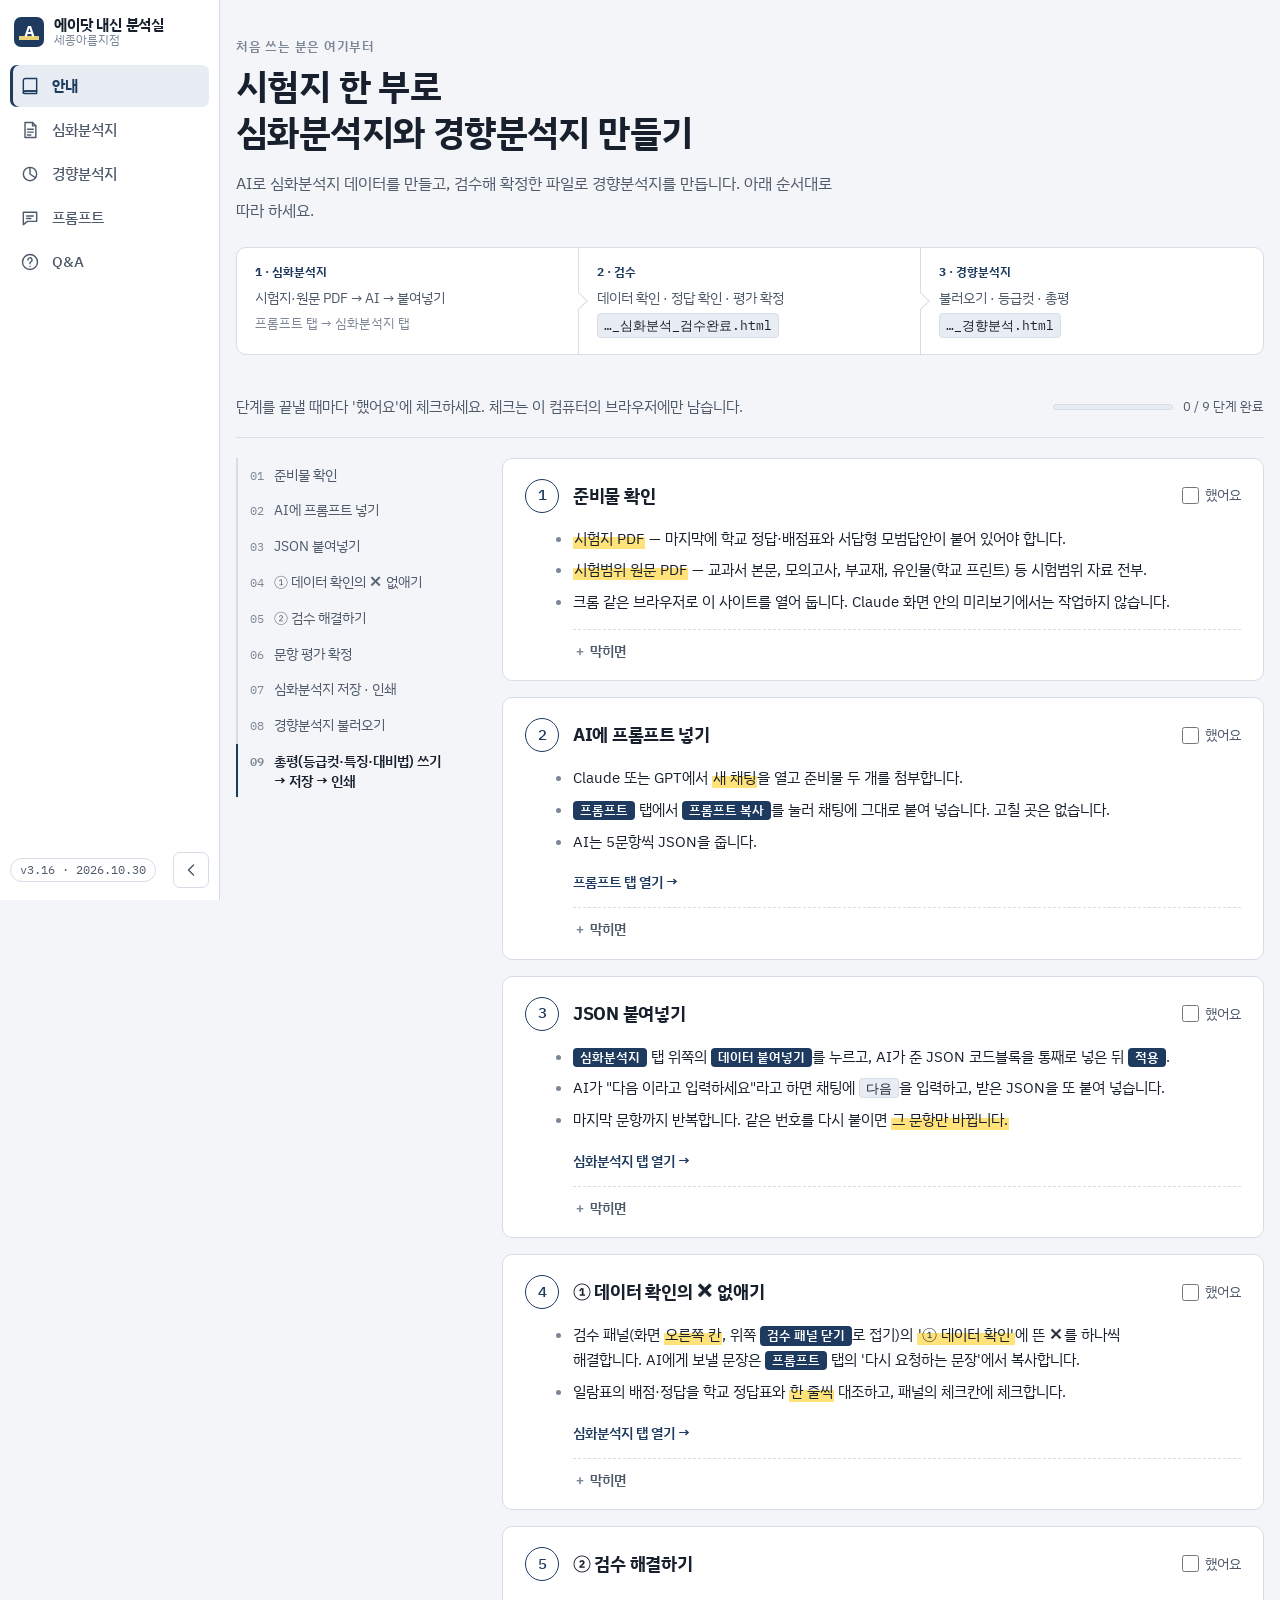
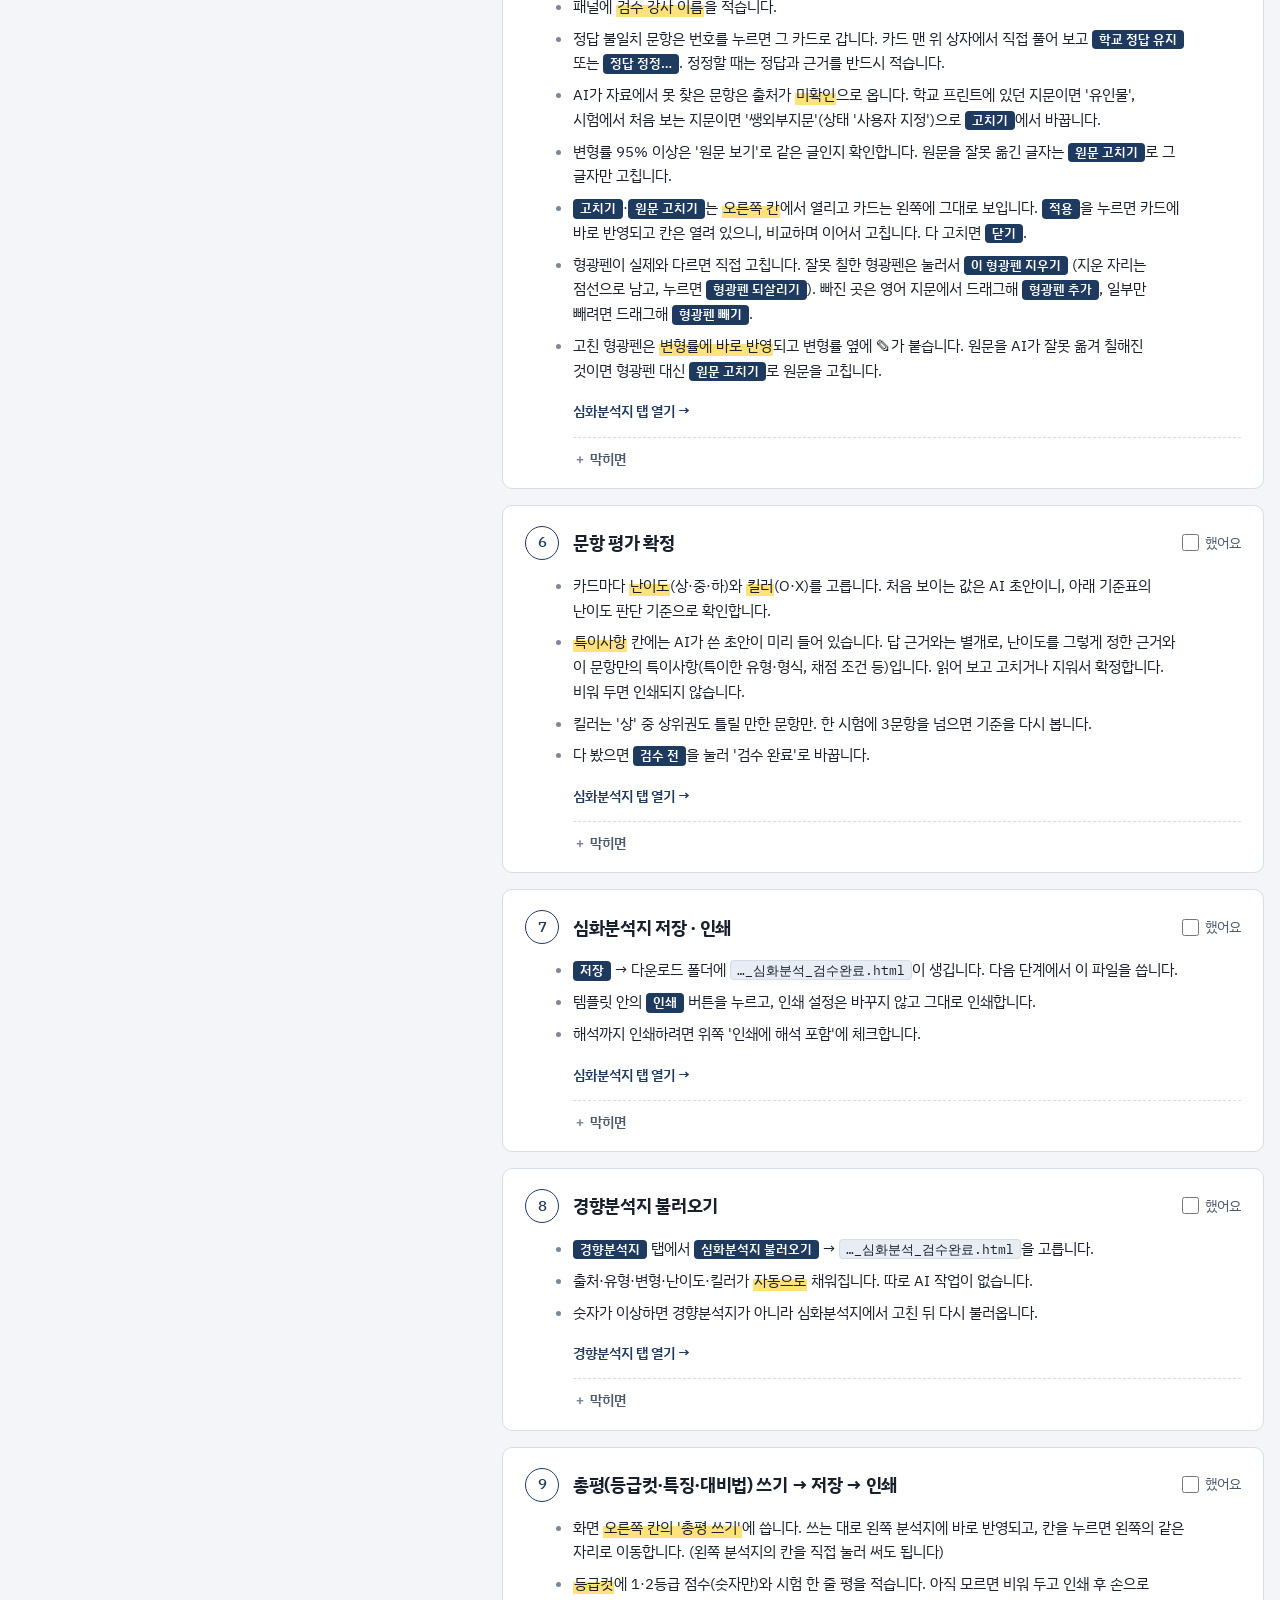
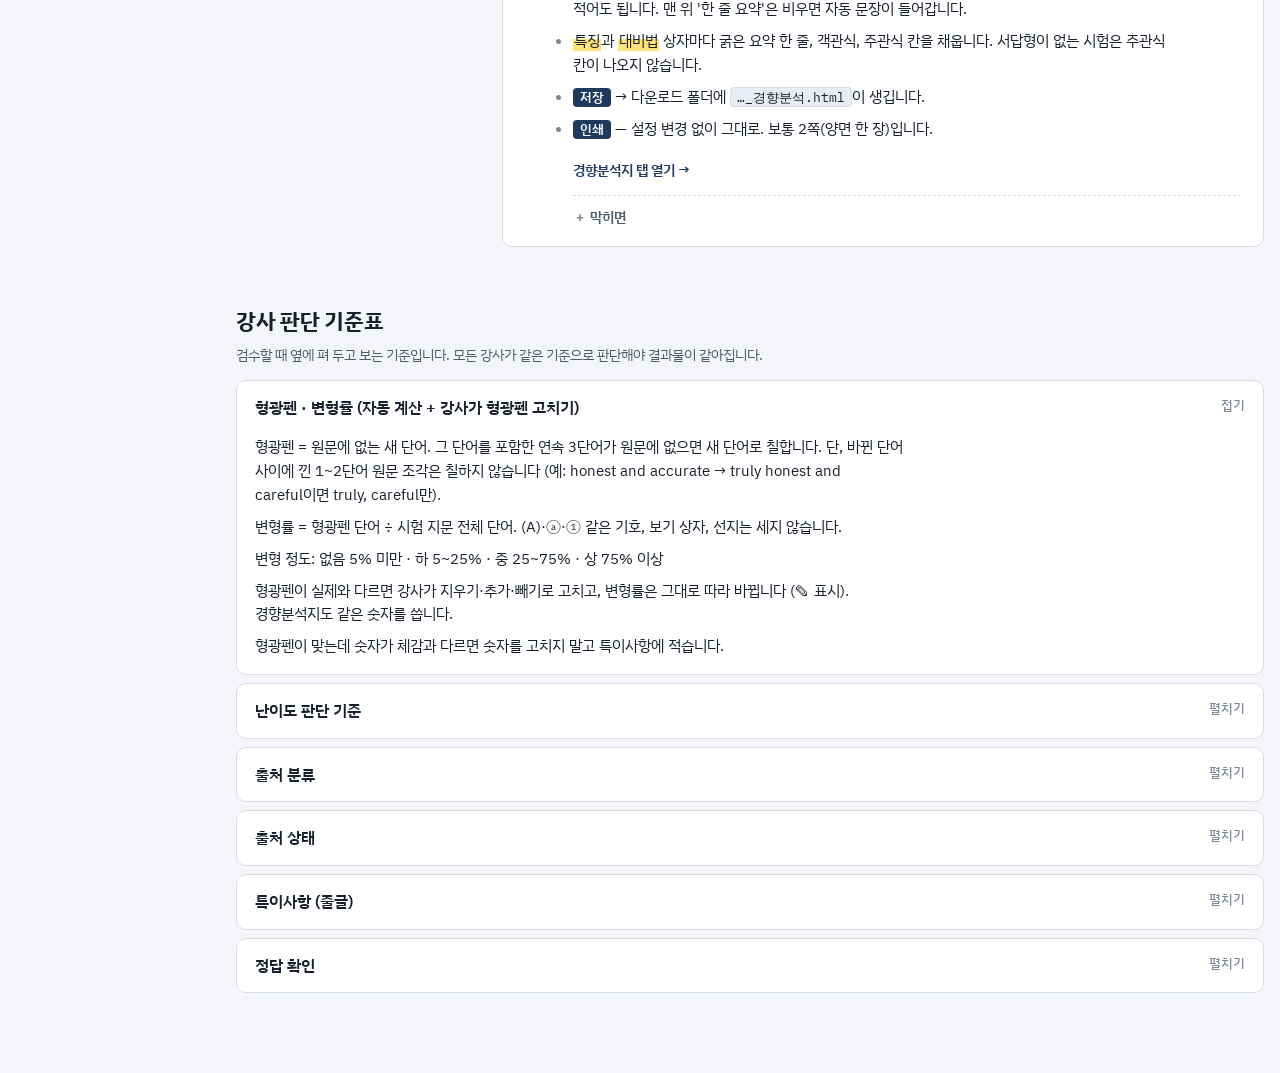
<file: index.html>
<!DOCTYPE html>
<!--
  에이닷 내신 분석실 (세종아름) · 안내 사이트
  - 안내 문구·버전·프롬프트: assets/content.js
  - 템플릿 파일: tools/simhwa.html, tools/trend.html (교체 후 content.js의 버전 숫자도 올림)
  - 화면 구조: 이 파일 / 디자인: assets/hub.css / 동작: assets/hub.js
  - v3.14: 위쪽 메뉴 → 왼쪽 메뉴(접기 가능), 분석지 탭의 버튼도 왼쪽 메뉴로
-->
<html lang="ko">
<head>
<meta charset="utf-8">
<meta name="viewport" content="width=device-width, initial-scale=1">
<title>에이닷 내신 분석실</title>
<link rel="preconnect" href="https://fonts.googleapis.com">
<link rel="preconnect" href="https://fonts.gstatic.com" crossorigin>
<link rel="stylesheet" href="https://fonts.googleapis.com/css2?family=IBM+Plex+Mono:wght@400;500&family=IBM+Plex+Sans+KR:wght@400;500;600;700&display=swap">
<link rel="stylesheet" href="assets/hub.css">
</head>
<body>

<aside class="nav" id="nav" aria-label="메뉴">
  <a class="brand" href="#guide" aria-label="안내로 가기">
    <span class="mark" aria-hidden="true">A</span>
    <span class="bt lbl"><b>에이닷 내신 분석실</b><small>세종아름지점</small></span>
  </a>
  <nav class="tabs">
    <a href="#guide" data-tab="guide" title="안내"><svg class="ic" viewBox="0 0 24 24" aria-hidden="true"><path d="M4 5.5A2.5 2.5 0 0 1 6.5 3H20v15H6.5A2.5 2.5 0 0 0 4 20.5z"/><path d="M4 20.5A2.5 2.5 0 0 1 6.5 18H20v3H6.5A2.5 2.5 0 0 1 4 20.5z"/></svg><span class="lbl">안내</span></a>
    <a href="#simhwa" data-tab="simhwa" title="심화분석지"><svg class="ic" viewBox="0 0 24 24" aria-hidden="true"><path d="M6 3h9l4 4v14H6z"/><path d="M15 3v4h4"/><path d="M9 11h7M9 14.5h7M9 18h4"/></svg><span class="lbl">심화분석지</span></a>
    <a href="#trend" data-tab="trend" title="경향분석지"><svg class="ic" viewBox="0 0 24 24" aria-hidden="true"><circle cx="12" cy="12" r="8"/><path d="M12 4v8l6.5 4.5"/></svg><span class="lbl">경향분석지</span></a>
    <a href="#prompt" data-tab="prompt" title="프롬프트"><svg class="ic" viewBox="0 0 24 24" aria-hidden="true"><path d="M4 5h16v11H9l-5 4z"/><path d="M8 9.5h8M8 12.5h5"/></svg><span class="lbl">프롬프트</span></a>
    <a href="#qna" data-tab="qna" title="Q&amp;A"><svg class="ic" viewBox="0 0 24 24" aria-hidden="true"><circle cx="12" cy="12" r="9"/><path d="M9.5 9.5a2.5 2.5 0 1 1 3.5 2.3c-.6.3-1 .9-1 1.6V14"/><path d="M12 17.2v.1"/></svg><span class="lbl">Q&amp;A</span></a>
  </nav>
  <!-- 분석지 탭에서만 보이는 도구 -->
  <div class="navtool" id="navTool" hidden>
    <div class="nt-h lbl"><b id="ntName"></b><span class="tv" id="ntVer"></span></div>
    <ol class="nt-flow lbl" id="ntFlow"></ol>
    <button type="button" class="nbtn primary" id="ntDrawer" title="단계 안내"><svg class="ic" viewBox="0 0 24 24" aria-hidden="true"><path d="M9 6h11M9 12h11M9 18h11"/><path d="M4 6h.01M4 12h.01M4 18h.01"/></svg><span class="lbl">단계 안내</span></button>
    <a class="nbtn" id="ntOpen" target="_blank" rel="noopener" title="새 창에서 열기"><svg class="ic" viewBox="0 0 24 24" aria-hidden="true"><path d="M14 4h6v6"/><path d="M20 4l-9 9"/><path d="M18 14v6H4V6h6"/></svg><span class="lbl">새 창에서 열기</span></a>
    <a class="nbtn" id="ntDl" title="템플릿 파일 받기"><svg class="ic" viewBox="0 0 24 24" aria-hidden="true"><path d="M12 4v11"/><path d="M7 10.5l5 5 5-5"/><path d="M5 20h14"/></svg><span class="lbl">파일 받기</span></a>
  </div>
  <div class="nav-f">
    <span class="ver lbl" id="verPill" title="현재 버전"></span>
    <button type="button" class="fold" id="navFold" aria-label="메뉴 접기" title="메뉴 접기"><svg class="ic" viewBox="0 0 24 24" aria-hidden="true"><path d="M15 6l-6 6 6 6"/></svg></button>
  </div>
</aside>

<main class="main" id="main">

  <!-- ───────── 안내 ───────── -->
  <section class="view" id="view-guide" hidden>
    <div class="wrap">
      <div class="intro">
        <p class="eyebrow">처음 쓰는 분은 여기부터</p>
        <h1>시험지 한 부로<br>심화분석지와 경향분석지 만들기</h1>
        <p class="lead">AI로 심화분석지 데이터를 만들고, 검수해 확정한 파일로 경향분석지를 만듭니다. 아래 순서대로 따라 하세요.</p>

        <ol class="flow" aria-label="파일이 넘어가는 순서">
          <li><span class="who">1 · 심화분석지</span><span class="what">시험지·원문 PDF → AI → 붙여넣기</span><span class="what sm">프롬프트 탭 → 심화분석지 탭</span></li>
          <li><span class="who">2 · 검수</span><span class="what">데이터 확인 · 정답 확인 · 평가 확정</span><code class="file">…_심화분석_검수완료.html</code></li>
          <li><span class="who">3 · 경향분석지</span><span class="what">불러오기 · 등급컷 · 총평</span><code class="file">…_경향분석.html</code></li>
        </ol>
      </div>

      <div class="rolebar">
        <p class="rolelead" id="roleLead"></p>
        <div class="prog"><span class="meter"><i id="progBar"></i></span><span id="progText"></span><button type="button" class="link" id="progReset">체크 지우기</button></div>
      </div>

      <div class="guide">
        <aside class="toc" aria-label="단계 목록"><ol id="toc"></ol></aside>
        <div class="steps" id="steps"></div>
      </div>

      <section class="block" id="criteria">
        <h2>강사 판단 기준표</h2>
        <p class="note">검수할 때 옆에 펴 두고 보는 기준입니다. 모든 강사가 같은 기준으로 판단해야 결과물이 같아집니다.</p>
        <div id="critList"></div>
      </section>

    </div>
  </section>

  <!-- ───────── 심화분석지 / 경향분석지 (템플릿을 그대로 띄움) ───────── -->
  <section class="view tool" id="view-simhwa" data-tool="simhwa" hidden>
    <div class="stage"><iframe title="심화분석지 템플릿" data-frame="simhwa"></iframe></div>
  </section>

  <section class="view tool" id="view-trend" data-tool="trend" hidden>
    <div class="stage"><iframe title="경향분석지 템플릿" data-frame="trend"></iframe></div>
  </section>

  <!-- ───────── 프롬프트 ───────── -->
  <section class="view" id="view-prompt" hidden>
    <div class="wrap">
      <div class="pgrid">
        <div class="pmain">
          <div class="phead">
            <div>
              <p class="eyebrow">AI 채팅에 붙여 넣는 글</p>
              <h1 class="h1s">심화분석지 프롬프트 <span class="tv" data-ver="prompt"></span></h1>
            </div>
            <div class="pacts">
              <button type="button" class="cta" id="copyPrompt">프롬프트 복사</button>
              <a class="tbtn" id="dlPrompt">txt 받기</a>
            </div>
          </div>
          <pre class="prompt" id="promptText" tabindex="0"></pre>
        </div>
        <aside class="pside">
          <div class="card">
            <h2>쓰는 법</h2>
            <ol class="how">
              <li>Claude 또는 GPT에서 <b>새 채팅</b>을 열고 시험지 PDF, 시험범위 원문 PDF를 첨부합니다.</li>
              <li><span class="btn">프롬프트 복사</span>를 눌러 채팅에 붙여 넣습니다. 고칠 곳은 없습니다.</li>
              <li>받은 JSON은 <a href="#simhwa">심화분석지</a>의 <span class="btn">데이터 붙여넣기</span>에 넣고, 채팅에 <code class="file">다음</code>을 입력해 반복합니다.</li>
            </ol>
          </div>
          <div class="card">
            <h2>다시 요청하는 문장</h2>
            <p class="note">'① 데이터 확인'에 ✕가 뜨면 해당 문장을 복사해 ○를 바꾼 뒤 AI에게 보냅니다. 다시 받은 JSON을 붙여 넣으면 그 번호만 바뀝니다.</p>
            <ul class="fixes" id="fixes"></ul>
          </div>
        </aside>
      </div>
    </div>
  </section>
  <!-- ───────── Q&A ───────── -->
  <section class="view" id="view-qna" hidden>
    <div class="wrap">
      <p class="eyebrow">실습·사용 중 나온 질문</p>
      <h1 class="h1s">Q&amp;A</h1>
      <p class="note" id="qnaLead"></p>
      <div class="qtools"><input type="search" id="qnaSearch" placeholder="질문 검색 (예: 출처, 형광펜)" aria-label="질문 검색"><div class="qchips" id="qnaChips"></div></div>
      <div class="qlist" id="qnaList"></div>
    </div>
  </section>
</main>

<!-- 도구 탭 옆에 펼치는 단계 안내 -->
<div class="drawer" id="drawer" hidden>
  <div class="dr-in" role="dialog" aria-modal="false" aria-labelledby="drTitle">
    <div class="dr-h">
      <b id="drTitle">단계 안내</b>
      <button type="button" class="x" id="drClose" aria-label="닫기">✕</button>
    </div>
    <div class="dr-b" id="drBody"></div>
  </div>
</div>

<div class="toast" id="toast" role="status" aria-live="polite"></div>

<script src="assets/content.js"></script>
<script src="assets/hub.js"></script>
</body>
</html>
</file>
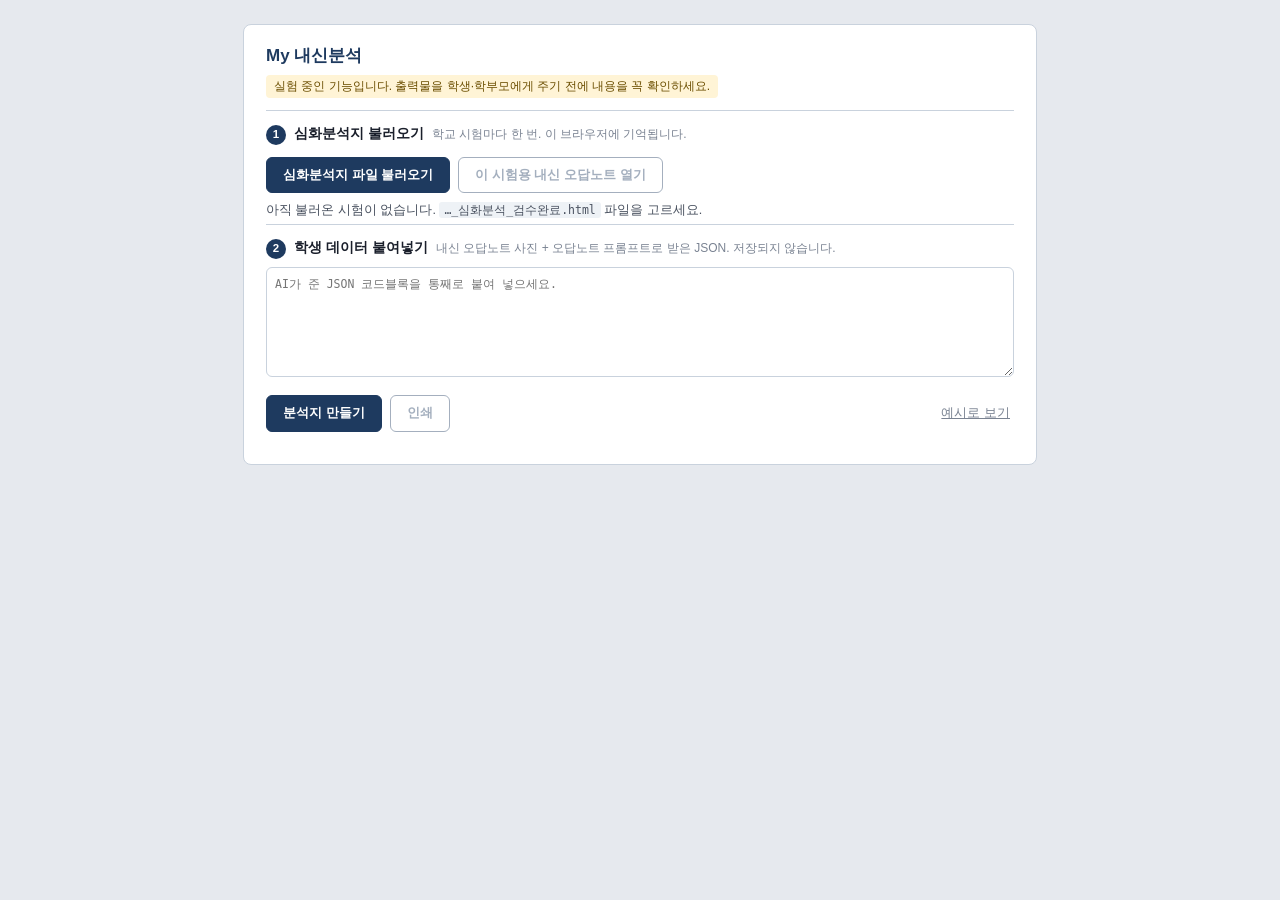
<file: tools/my.html>
<!DOCTYPE html>
<html lang="ko">
<head>
<meta charset="UTF-8">
<meta name="viewport" content="width=device-width, initial-scale=1">
<title>My 내신분석</title>
<style>
  :root{ --accent:#1E3A5F; --line:#C9D2DD; --ink:#1A1F2B; --sub:#4A5260; --faint:#7A8392; --soft:#EEF2F6; --lose:#B5452F; }
  *{box-sizing:border-box;-webkit-print-color-adjust:exact;print-color-adjust:exact}
  @page{size:A4;margin:0}
  html,body{margin:0;background:#E6E9EE}
  body{font-family:'Noto Sans KR','Apple SD Gothic Neo','Malgun Gothic',sans-serif;color:var(--ink);font-size:13px;line-height:1.55;word-break:keep-all}

  /* ── 입력 패널 (화면 전용) ── */
  .panel{max-width:794px;margin:24px auto 0;background:#fff;border:1px solid var(--line);border-radius:8px;padding:18px 22px}
  .panel h2{margin:0 0 4px;font-size:17px;color:var(--accent)}
  .panel p{margin:0 0 12px;color:var(--sub);font-size:12.5px}
  .panel .exp{display:inline-block;background:#FFF4D6;color:#6B4E00;border-radius:4px;padding:2px 8px;font-size:12px;margin:2px 0 12px}
  .stepbox{border-top:1px solid var(--line);padding:12px 0 4px}
  .sh{display:flex;align-items:baseline;gap:8px;flex-wrap:wrap}
  .sh b{font-size:14px}
  .sn{display:inline-flex;align-items:center;justify-content:center;width:20px;height:20px;border-radius:50%;background:var(--accent);color:#fff;font-size:11.5px;font-weight:700;flex:none}
  .sd{font-size:12px;color:var(--faint)}
  .stepbox textarea{width:100%;height:110px;margin-top:8px;font:11.5px/1.45 Consolas,monospace;border:1px solid var(--line);border-radius:6px;padding:8px;resize:vertical}
  .examline{margin-top:8px;font-size:12.5px;color:var(--sub)}
  .examline b{color:var(--ink)}
  .examline code{font-size:11.5px;background:var(--soft);padding:1px 5px;border-radius:3px}
  .actions button:disabled{opacity:.4;cursor:default}
  .actions button.link{background:none;border:0;color:var(--faint);text-decoration:underline;font-weight:400;padding:7px 4px;margin-left:auto}
  .inputs{display:grid;grid-template-columns:1fr 1fr;gap:12px}
  .inputs label{font-size:12px;font-weight:700;color:var(--sub)}
  .inputs textarea{width:100%;height:120px;margin-top:4px;font:11px/1.4 Consolas,monospace;border:1px solid var(--line);border-radius:6px;padding:8px;resize:vertical}
  .actions{display:flex;gap:8px;margin-top:12px}
  .actions button{font:inherit;font-weight:700;border:1.5px solid var(--accent);background:var(--accent);color:#fff;border-radius:6px;padding:7px 16px;cursor:pointer}
  .actions button.ghost{background:#fff;color:var(--accent)}
  .actions button:focus-visible{outline:3px solid #9BB4D3;outline-offset:2px}
  .msgs{margin-top:10px;font-size:12.5px}
  .msgs div{padding:6px 10px;border-radius:5px;margin-top:6px}
  .msgs .warn{background:#FFF4D6;color:#6B4E00}
  .msgs .err{background:#FBE3DE;color:#8A2A17}
  .msgs .ok{background:#E3EFE6;color:#215231}

  /* ── 인쇄 시트 ── */
  .sheet{width:794px;margin:24px auto;background:#fff;padding:0 46px}
  table.frame{width:100%;border-collapse:collapse}
  table.frame > thead td{height:15mm;vertical-align:bottom;padding:0 0 3mm}
  table.frame > tfoot td{height:11mm}
  .run{display:flex;justify-content:space-between;font-size:11px;color:var(--faint);border-bottom:1px solid var(--line);padding-bottom:5px}
  .run b{color:var(--accent);font-weight:700}

  .cover h1{margin:6px 0 2px;font-size:26px;font-weight:800;letter-spacing:-.5px}
  .cover .exam{margin:0;font-size:14px;font-weight:700;color:var(--sub)}
  .cover .range{margin:2px 0 10px;font-size:12px;color:var(--faint)}
  .cover .bar{height:3px;background:var(--accent)}

  h3{margin:16px 0 7px;font-size:14px;font-weight:800;color:var(--accent);display:flex;justify-content:space-between;align-items:baseline}
  h3 small{font-size:11px;font-weight:400;color:var(--faint)}

  /* 점수 */
  .score{display:grid;grid-template-columns:1.25fr 1fr 1fr 1fr 1fr;border-bottom:1px solid var(--line)}
  .score > div{padding:12px 0 10px 14px;border-left:1px solid var(--line)}
  .score > div:first-child{border-left:0;padding-left:0}
  .score .k{display:block;font-size:11px;color:var(--faint)}
  .score .v{display:block;font-size:20px;font-weight:800;line-height:1.25}
  .score .v small{font-size:12px;font-weight:700;color:var(--sub);margin-left:2px}
  .score .big .v{font-size:34px;color:var(--accent);letter-spacing:-1px}
  .score .note{display:block;font-size:11px;color:var(--sub)}
  .up{color:#215231}.down{color:var(--lose)}

  /* 문항 격자 */
  .grid{display:grid;grid-template-columns:repeat(15,1fr);border-top:1px solid var(--line);border-left:1px solid var(--line)}
  .grid div{border-right:1px solid var(--line);border-bottom:1px solid var(--line);text-align:center;padding:3px 0 2px;line-height:1.2}
  .grid .n{display:block;font-size:10px;color:var(--faint)}
  .grid .m{display:block;font-size:15px;font-weight:800;color:#B4BBC6}
  .grid .X{background:var(--accent)} .grid .X .n{color:#C9D6E6} .grid .X .m{color:#fff}
  .grid .T .m{color:var(--accent)}
  .grid .kill .n::after{content:'★';color:var(--accent);margin-left:1px}
  .grid .X.kill .n::after{color:#fff}
  .legend{display:flex;gap:16px;margin-top:6px;font-size:11px;color:var(--sub)}
  .legend i{display:inline-block;width:10px;height:10px;border:1px solid var(--line);margin-right:4px;vertical-align:-1px}
  .legend i.x{background:var(--accent);border-color:var(--accent)}

  /* 자동 요약 */
  .summary{margin:0;padding:10px 14px;border-left:4px solid var(--accent);background:var(--soft);list-style:none}
  .summary li{padding:1px 0}
  .summary b{color:var(--accent)}

  /* 표 */
  .two{display:grid;grid-template-columns:1.35fr 1fr;gap:24px}
  table.t{width:100%;border-collapse:collapse;font-size:12px}
  table.t th{font-weight:700;color:var(--accent);text-align:center;padding:4px;border-top:2px solid var(--accent);border-bottom:1px solid var(--accent);white-space:nowrap}
  table.t td{text-align:center;padding:1px 4px;border-bottom:1px solid #E3E8EE;height:21px}
  table.t td.l{text-align:left}
  table.t td.lose{color:var(--lose);font-weight:700}
  table.t tr.zero td{color:#9AA2AE}
  table.t tr.zero td.lose{color:#9AA2AE;font-weight:400}
  table.t tr.zero .fill{background:var(--line)}
  .allok{margin:6px 0 0;font-size:12px;color:var(--sub)}
  .allok b{color:var(--ink)}
  .rate{display:flex;align-items:center;gap:6px}
  .rate .track{flex:1;height:8px;background:var(--soft);border-radius:2px;overflow:hidden}
  .rate .fill{height:100%;background:var(--accent)}
  .rate span{width:34px;text-align:right;font-size:11px;color:var(--sub)}

  .killers{margin:8px 0 0;padding:0;list-style:none;font-size:12px}
  .killers li{display:flex;justify-content:space-between;border-bottom:1px solid #E3E8EE;padding:3px 0}
  .tagX{color:var(--lose);font-weight:700}.tagO{color:#215231;font-weight:700}.tagT{color:var(--accent);font-weight:700}

  /* 틀린 이유 */
  .reasons{margin:0;padding:0;list-style:none}
  .reasons li{display:grid;grid-template-columns:118px 1fr 34px;align-items:center;gap:8px;height:24px;border-bottom:1px solid #E3E8EE;font-size:12px}
  .reasons .track{height:10px;background:var(--soft);border-radius:2px;overflow:hidden}
  .reasons .fill{height:100%;background:var(--accent)}
  .reasons b{text-align:right}
  .reasons li.zero{color:#9AA2AE}

  /* 오답 상세 */
  .page2{break-before:page}
  .item{padding:0 0 12px;break-inside:avoid-page}
  .item + .item{border-top:1px dashed var(--line);padding-top:12px}
  .ihead{display:grid;grid-template-columns:62px 1fr;gap:12px;border-left:5px solid var(--accent);padding:2px 0 2px 12px;margin-bottom:8px}
  .ihead.T{border-left-color:#9BB4D3}
  .ino{font-size:20px;font-weight:800;color:var(--accent);display:flex;flex-direction:column;justify-content:center;line-height:1.1;letter-spacing:-.5px}
  .ino small{font-size:11px;font-weight:700;letter-spacing:0}
  .cells{display:grid;grid-template-columns:40px 1fr 66px 46px 132px;gap:2px 12px;align-items:end}
  .cell .k{display:block;font-size:11px;color:var(--faint)}
  .cell .v{display:block;font-size:13px;font-weight:700}
  .chips{display:flex;flex-wrap:wrap;gap:4px;margin:0 0 6px 17px}
  .chip{border:1.5px solid var(--accent);border-radius:4px;padding:0 6px;font-size:11.5px;font-weight:700;color:var(--accent)}
  .rows{margin:0 0 0 17px;font-size:12.5px}
  .rows div{display:grid;grid-template-columns:62px 1fr;gap:10px;padding:1px 0}
  .rows dt,.rows .lab{color:var(--faint);font-size:11.5px;padding-top:1px}
  .empty{color:#9AA2AE}
  .none-msg{padding:24px;text-align:center;color:var(--sub);border:1px dashed var(--line);border-radius:6px}

  [hidden]{display:none!important}
  @media print{
    html,body{background:#fff}
    .panel{display:none}
    .sheet{margin:0;padding:0 46px}
  }
  @media screen and (max-width:820px){
    .sheet{transform-origin:top left}
    .inputs{grid-template-columns:1fr}
  }
</style>
</head>
<body>

<section class="panel" aria-label="데이터 입력">
  <h2>My 내신분석</h2>
  <p class="exp">실험 중인 기능입니다. 출력물을 학생·학부모에게 주기 전에 내용을 꼭 확인하세요.</p>

  <div class="stepbox">
    <div class="sh"><span class="sn">1</span><b>심화분석지 불러오기</b><span class="sd">학교 시험마다 한 번. 이 브라우저에 기억됩니다.</span></div>
    <div class="actions">
      <button type="button" id="loadExam">심화분석지 파일 불러오기</button>
      <button type="button" class="ghost" id="openNote" disabled>이 시험용 내신 오답노트 열기</button>
      <input type="file" id="examFile" accept=".html,.htm,.json" hidden>
    </div>
    <div class="examline" id="examLine">아직 불러온 시험이 없습니다. <code>…_심화분석_검수완료.html</code> 파일을 고르세요.</div>
  </div>

  <div class="stepbox">
    <div class="sh"><span class="sn">2</span><b>학생 데이터 붙여넣기</b><span class="sd">내신 오답노트 사진 + 오답노트 프롬프트로 받은 JSON. 저장되지 않습니다.</span></div>
    <textarea id="stuIn" spellcheck="false" placeholder="AI가 준 JSON 코드블록을 통째로 붙여 넣으세요."></textarea>
    <div class="actions">
      <button type="button" id="build">분석지 만들기</button>
      <button type="button" class="ghost" id="print" disabled>인쇄</button>
      <button type="button" class="link" id="sample">예시로 보기</button>
    </div>
  </div>
  <div class="msgs" id="msgs" role="status"></div>
</section>

<main class="sheet" id="sheet" hidden>
  <table class="frame">
    <thead><tr><td><div class="run"><span id="runL"></span><span id="runR"></span></div></td></tr></thead>
    <tfoot><tr><td></td></tr></tfoot>
    <tbody><tr><td id="out"></td></tr></tbody>
  </table>
</main>

<script type="application/json" id="examData">{"meta": {"academy": "에이닷 영어학원 세종아름지점", "school": "대성고", "grade": "고1", "exam": "2026년 2학기 중간고사", "date": "2026.10.26 분석", "range": "공통영어2 YBM(김은형) 1~2과 · EBS 올림포스 영어독해 기본 01 Unit 11·12·14·15·16 · 2026년 9월 고1 모의고사(인천) 18~45번", "reviewer": "김초원", "stage": "AI 초안"}, "items": [{"no": "1", "points": 1.8, "answer": "③", "type": "삽입", "source": {"cat": "교과서", "detail": "공통영어2 YBM(김은형) 1과 Young Change-Makers Shaping the Future (Combating Online Hate with ReThink)"}, "methods": ["원문 그대로"], "basis": "주어진 문장의 the story는 ③ 앞의 '사이버 괴롭힘을 당한 소녀의 비극적인 소식'을 가리키고, 그 결과 ReThink를 만들었으므로 ③ 뒤 'ReThink has been used …'로 자연스럽게 이어진다. ①·② 뒤는 ReThink 기능 설명이 이어지는 자리라 '만들었다'가 들어갈 수 없다.", "eval": {"difficulty": "하", "killer": false}}, {"no": "2", "points": 2.8, "answer": "④", "type": "어휘", "source": {"cat": "교과서", "detail": "공통영어2 YBM(김은형) 1과 Young Change-Makers Shaping the Future (Inventing with Discarded Electronic Parts)"}, "methods": ["어휘 바꿈"], "basis": "라디오가 주된 매체였던 나라에서 학교가 닫힌 동안 라디오 교육 방송은 '중요했다(important)'. ④ trivial(사소한)은 흐름과 반대다.", "eval": {"difficulty": "중", "killer": false}}, {"no": "3", "points": 1.9, "answer": "③", "type": "제목", "source": {"cat": "교과서", "detail": "공통영어2 YBM(김은형) 1과 Young Change-Makers Shaping the Future (Inventing with Discarded Electronic Parts)"}, "methods": ["어휘 바꿈"], "basis": "Kelvin이 버려진 전자 기기로 실험해 라디오 방송국·배터리·발전기 등을 만든 이야기이므로 ③이 제목이다. ③은 교과서 소단원 제목 그대로다. ①·②·④는 지문 일부 소재만 따온 함정이다.", "eval": {"difficulty": "하", "killer": false}}, {"no": "4", "points": 2, "answer": "⑤", "type": "빈칸", "source": {"cat": "교과서", "detail": "공통영어2 YBM(김은형) 1과 Young Change-Makers Shaping the Future (Helping Homeless People Rebuild Their Lives)"}, "methods": ["원문 그대로"], "basis": "노숙 생활을 하던 사람들에게 다시 집에 있는 것은 '승리이자 평화'이고, 소박한 가구 하나가 큰 영향을 준다고 했으므로 가구는 가족의 '존엄성을 회복시킨다'. 교과서 원문 그대로다.", "eval": {"difficulty": "하", "killer": false}}, {"no": "5", "points": 2.9, "answer": "③", "type": "어법", "source": {"cat": "교과서", "detail": "공통영어2 YBM(김은형) 1과 Young Change-Makers Shaping the Future (Helping Homeless People Rebuild Their Lives)"}, "methods": ["어휘 바꿈"], "basis": "that절의 주어 many of the shelter residents에 대해 worked와 but으로 병렬 연결되는 과거 시제 동사가 와야 하므로 ③ face는 faced가 되어야 한다. ② where(장소 관계부사), ④ Needing(이유 분사구문), ⑤ get settled(help+O+동사원형)는 옳다.", "eval": {"difficulty": "중", "killer": false}}, {"no": "6", "points": 3, "answer": "③", "type": "어휘", "source": {"cat": "교과서", "detail": "공통영어2 YBM(김은형) 2과 K-Delivery, Speedy and Reliable (The Origins of Korean Delivery Services)"}, "methods": ["어휘 바꿈"], "basis": "배달 실수가 드물었고 고객들이 물건을 확인하지 않을 만큼 신뢰했으므로 메신저는 정직하고 '정확했다(accurate)'. ③ flawed(결함이 있는)는 honest와 함께 쓰일 수 없고 뒤 문장과도 모순된다.", "eval": {"difficulty": "중", "killer": false}}, {"no": "7", "points": 2.1, "answer": "②", "type": "순서", "source": {"cat": "교과서", "detail": "공통영어2 YBM(김은형) 2과 K-Delivery, Speedy and Reliable (The Growth of Delivery After Liberation)"}, "methods": ["원문 그대로"], "basis": "(B)의 this series of upheavals는 주어진 글의 분단·전쟁을 받는다. (A)의 This는 (B) 끝의 도시화·도시 인구 집중을 가리키며, (C)는 1980~90년대로 시간상 마지막이다 → (B)-(A)-(C).", "eval": {"difficulty": "중", "killer": false}}, {"no": "8", "points": 2.2, "answer": "⑤", "type": "삽입", "source": {"cat": "교과서", "detail": "공통영어2 YBM(김은형) 2과 K-Delivery, Speedy and Reliable (The Rise of Taekbae in Korea)"}, "methods": ["원문 그대로"], "basis": "⑤ 앞은 '익일 배송'이 원칙이라는 내용이고, 주어진 문장은 이제는 '당일 배송'까지 된다는 변화이다. 그 뒤 '날짜·시간 지정도 가능하다(also)'로 서비스의 발전이 이어진다.", "eval": {"difficulty": "중", "killer": false}}, {"no": "9", "points": 3.1, "answer": "④", "type": "어법", "source": {"cat": "교과서", "detail": "공통영어2 YBM(김은형) 2과 K-Delivery, Speedy and Reliable (Technological Innovation in Delivery Services)"}, "methods": ["어휘 바꿈"], "basis": "as절은 앞의 일반동사 function을 대신하므로 대동사 does가 와야 한다. ④ is는 틀렸다. ① 분사구문, ② 진행 수동(are being used), ③ 형용사, ⑤ continue -ing는 옳다.", "eval": {"difficulty": "중", "killer": false}}, {"no": "10", "points": 3.2, "answer": "①", "type": "어휘", "source": {"cat": "미확인", "detail": "교과서 1~2과 어휘(initiative·innovative·specialize·deliver·transportation)의 영영 풀이 — 풀이 원문은 자료에 없음"}, "methods": [], "basis": "①의 풀이(무언가를 하도록 장려·동기 부여하는 것)는 incentive(동기, 장려책)의 뜻이다. initiative는 '주도권, 스스로 판단해 행동하는 능력·진취성'이다.", "eval": {"difficulty": "중", "killer": false}}, {"no": "11", "points": 4.3, "answer": "④", "type": "어법", "source": {"cat": "모의고사", "detail": "2026년 9월 고1 모의고사(인천) 23번"}, "methods": ["어휘 바꿈"], "basis": "현재 사실과 반대되는 가정법 과거 문장이다. 삽입절 if there were와 주절 might become이 과거형이므로 ④ have는 had가 되어야 한다. ② 주어 One of ~ insights는 단수라 was가 옳다.", "eval": {"difficulty": "중", "killer": false}}, {"no": "12", "points": 4.4, "answer": "⑤", "type": "어법", "source": {"cat": "모의고사", "detail": "2026년 9월 고1 모의고사(인천) 31번"}, "methods": ["어휘 바꿈"], "basis": "콤마 뒤 계속적 용법이고 전치사 by 뒤이므로 관계대명사 that은 쓸 수 없다. ⑤는 which가 되어야 한다(by which I mean). ① 사람 선행사 who, ③ 선행사 없는 what, ④ 과거분사 involved는 옳다.", "eval": {"difficulty": "중", "killer": false}}, {"no": "13", "points": 4.5, "answer": "④", "type": "어휘", "source": {"cat": "모의고사", "detail": "2026년 9월 고1 모의고사(인천) 33번"}, "methods": ["어휘 바꿈"], "basis": "폴록은 '의도적으로(intentionally)' 대상을 복제하지 않았으므로, 대상을 닮은 표시를 '의식적으로(consciously)' 피했다고 해야 한다. ④ unconsciously는 앞 문장과 모순된다.", "eval": {"difficulty": "중", "killer": false}}, {"no": "14", "points": 3.3, "answer": "①", "type": "빈칸", "source": {"cat": "모의고사", "detail": "2026년 9월 고1 모의고사(인천) 29번"}, "methods": ["원문 그대로"], "basis": "운동 초반에는 산소 공급이 따라잡지 못해 무산소 호흡을 쓰지만, 워밍업 후 운동이 쉬워지는 것은 몸이 효율적인 유산소 호흡으로 '전환했기' 때문이다. ②는 무산소(예비 체계)에 계속 의존한다는 반대 방향이다.", "eval": {"difficulty": "중", "killer": false}}, {"no": "15", "points": 3.4, "answer": "②", "type": "순서", "source": {"cat": "모의고사", "detail": "2026년 9월 고1 모의고사(인천) 21번"}, "methods": ["원문 그대로"], "basis": "주어진 글의 '움직이지 않음'을 (B)가 의자에 앉아 있는 생활과 스마트 기기에 사로잡힌 아이들로 구체화한다. (A)의 As a result는 (B)에서 밖에 나가 놀지 않은 결과이고, (C)의 Instead는 (A)의 '달리기·뛰기·오르기를 배우지 않음' 대신 불안·우울을 배운다는 흐름이다.", "eval": {"difficulty": "중", "killer": false}}, {"no": "16", "points": 3.5, "answer": "③", "type": "내용일치", "source": {"cat": "부교재", "detail": "EBS 올림포스 영어독해 기본 01 Unit 11 Exercise 02"}, "methods": ["원문 그대로", "형식 변환"], "basis": "마지막 문장에서 이해하는 사람은 칵테일파티에서 보통 일어나는 일을 알려 주는 각본을 꺼내 이야기를 이해했다 → ③. ①은 '기억이 달라서'를 '같은 기억'으로, ②·④·⑤는 지문 내용을 정반대로 바꿨다.", "eval": {"difficulty": "중", "killer": false}}, {"no": "17", "points": 2.4, "answer": "⑤", "type": "함의추론", "source": {"cat": "부교재", "detail": "EBS 올림포스 영어독해 기본 01 Unit 12 ANALYSIS"}, "methods": ["원문 그대로", "형식 변환"], "basis": "시각(양쪽 살피기)과 청각(엔진 소음 듣기)이 모두 중요하다는 글이다. both cues는 시각·청각 신호이고 the difference between life and death는 생존과 직결된다는 뜻이므로 ⑤가 적절하다.", "eval": {"difficulty": "중", "killer": false}}, {"no": "18", "points": 2.5, "answer": "②", "type": "제목", "source": {"cat": "부교재", "detail": "EBS 올림포스 영어독해 기본 01 Unit 12 Practice 01"}, "methods": ["어휘 바꿈"], "basis": "첫 문장(편리함·취향 변화로 전통이 바뀜)이 주제문이고, 통조림 호박(편리함)과 라드 대신 쇼트닝(건강) 예시가 이어진다 → ②. ①·③은 '영원히 버려짐, 완전한 소멸'로 과장했다.", "eval": {"difficulty": "중", "killer": false}}, {"no": "19", "points": 2.6, "answer": "④", "type": "주장", "source": {"cat": "부교재", "detail": "EBS 올림포스 영어독해 기본 01 Unit 12 Practice 03"}, "methods": ["원문 그대로", "형식 변환"], "basis": "리더는 의견 불일치를 예상하고 오히려 찾아내야 한다. 다른 견해는 좋은 아이디어를 주고(첫째), 초반에 해결하기 쉽기 때문이다(둘째) → ④. ②는 갈등을 막아야 한다는 반대 주장이다.", "eval": {"difficulty": "하", "killer": false}}, {"no": "20", "points": 3.6, "answer": "③", "type": "요지", "source": {"cat": "부교재", "detail": "EBS 올림포스 영어독해 기본 01 Unit 14 ANALYSIS"}, "methods": ["원문 그대로", "형식 변환"], "basis": "방관자의 불개입은 성격 결함이 아니라 '상황'이 행동을 제약하기 때문이며, 방관자가 많을수록 책임이 분산된다는 것이 요지다 → ③. ②는 필자가 부정한 내용, ①·⑤는 책임 분산과 반대다.", "eval": {"difficulty": "중", "killer": false}}, {"no": "21", "points": 2.7, "answer": "⑤", "type": "어휘", "source": {"cat": "부교재", "detail": "EBS 올림포스 영어독해 기본 01 Unit 15 ANALYSIS"}, "methods": ["어휘 바꿈"], "basis": "(A) 금리 인상은 대출을 통한 통화 창출을 '억제(hinder)'한다(뒤에 돈이 유통에서 사라짐). (B) 앞 문장의 '증가한 비용'을 받으므로 Rising. (C) 채무 불이행 '이후에 따르는(subsequent)' 통화 축소다.", "eval": {"difficulty": "중", "killer": false}}, {"no": "22", "points": 3.7, "answer": "①", "type": "빈칸", "source": {"cat": "부교재", "detail": "EBS 올림포스 영어독해 기본 01 Unit 16 ANALYSIS"}, "methods": ["문장 삭제", "형식 변환"], "basis": "비판을 받으면 자아가 우리를 보호하려고 끼어들어, 생각을 개선하기보다 방어하게 된다(원문 We become invested in defending instead of upgrading our ideas). 즉 생각을 다듬어 줄 피드백에 닫히게 된다 → ①. ④는 반대 방향, ②·③은 '인정 추구'로 초점이 다르다.", "eval": {"difficulty": "상", "killer": false}}, {"no": "23", "points": 3.8, "answer": "②", "type": "내용일치", "source": {"cat": "부교재", "detail": "EBS 올림포스 영어독해 기본 01 Unit 16 Practice 01"}, "methods": ["문장 삭제", "형식 변환"], "basis": "첫 문장에서 감정 패러다임은 '규범적인 집단 행동의 도움으로(with the help of normative group behaviors)' 실현되고 굳어진다고 했다 → ②. ④는 crying is criticized에서 따온 함정이지만 지문은 '비판받지만 용서된다'고 했다.", "eval": {"difficulty": "중", "killer": false}}, {"no": "24", "points": 4.6, "answer": "②", "type": "요약문", "source": {"cat": "모의고사", "detail": "2026년 9월 고1 모의고사(인천) 22번"}, "methods": ["원문 그대로"], "basis": "'가장 강력하게 끌어당기는 것은 신념 체계'이므로 (A)는 beliefs, '욕구와 모순되는 제한적인 신념(limiting beliefs)'을 바꾸라고 했으므로 (B)는 restrictive이다. ①의 thoughts는 요약문의 rather than mere thoughts와 모순된다.", "eval": {"difficulty": "중", "killer": false}}, {"no": "25", "points": 3.9, "answer": "④", "type": "요지", "source": {"cat": "모의고사", "detail": "2026년 9월 고1 모의고사(인천) 30번"}, "methods": ["어휘 바꿈"], "basis": "단락을 짧게 유지하라고 하면서도 '너무 지나치지는 마라', 아주 짧은 단락의 연속도 너무 긴 단락만큼 짜증스럽다고 했다 → ④. ③·⑤는 짧은 단락만 강조해 후반부를 놓친 함정, ②는 반대다.", "eval": {"difficulty": "중", "killer": false}}, {"no": "26", "points": 4, "answer": "⑤", "type": "빈칸", "source": {"cat": "모의고사", "detail": "2026년 9월 고1 모의고사(인천) 32번"}, "methods": ["원문 그대로"], "basis": "감정은 자동 반응이 아니라 사건을 해석하는 방식(판단)에 의해 형성되며, 판단을 바꾸면 감정이 바뀐다 → ⑤. 원문 'our emotions are not random; they arise from our judgments'를 패러프레이징한 선지다. ②·④는 '자동 반응'이라는 반대 입장이다.", "eval": {"difficulty": "중", "killer": false}}, {"no": "27", "points": 4.7, "answer": "④", "type": "어휘", "source": {"cat": "모의고사", "detail": "2026년 9월 고1 모의고사(인천) 38번"}, "methods": ["어휘 바꿈"], "basis": "공동체가 커지면 신체 부위 기준의 단순한 체계의 부적절함이 '분명해지고(evident)', 그래서 무역 갈등에서 더 큰 일관성이 요구된다. ④ become obscure(모호해지다)는 though의 역접 흐름과 뒤 문장에 맞지 않는다.", "eval": {"difficulty": "상", "killer": true}}, {"no": "28", "points": 4.1, "answer": "④", "type": "주제", "source": {"cat": "모의고사", "detail": "2026년 9월 고1 모의고사(인천) 40번"}, "methods": ["원문 그대로"], "basis": "첫 문장이 주제문이다. 자존감은 진화적으로 관계의 질을 감시하는 장치로 발달했고, 이후 그 작동 방식(경보, 무의식→의식)을 설명한다 → ④. ③·⑤는 지문 속 conscious/nonconscious 표현을 이용한 함정이다.", "eval": {"difficulty": "중", "killer": false}}, {"no": "29", "points": 4.8, "answer": "②", "type": "어휘", "source": {"cat": "모의고사", "detail": "2026년 9월 고1 모의고사(인천) 41~42번"}, "methods": ["어휘 바꿈"], "basis": "예전에는 대중에게 목소리를 내려면 규칙 제정자들의 한계 안에서 인쇄·방송 매체의 엄격한 기대에 '순응하며' 활동해야 했다. 시험지는 conforming 앞에 not을 넣어 의미를 뒤집었으므로 ② not conforming이 문맥상 적절하지 않다.", "eval": {"difficulty": "상", "killer": true}}, {"no": "30", "points": 4.2, "answer": "③", "type": "어법", "source": {"cat": "미확인", "detail": ""}, "methods": [], "basis": "in which 뒤에는 완전한 절이 와야 한다. ③은 reason should impose (    ) on the desire에서 impose의 목적어가 빠진 불완전한 절이므로 목적격 관계대명사 that/which가 와야 하고 in which는 쓸 수 없다. 나머지는 모두 뒤 절이 완전하다.", "eval": {"difficulty": "상", "killer": false}}]}</script>
<script type="application/json" id="stuData">{"schemaVersion": 1, "form": "내신 오답노트 v1", "exam": {"school": "대성고", "grade": "고1", "exam": "2026년 2학기 중간고사"}, "student": {"name": "홍길동", "teacher": "김초원"}, "scores": {"actual": 74.7, "previous": 68.5, "target": 85}, "counts": {"X": 6, "T": 2}, "items": [{"no": "7", "mark": "△", "reasons": [3], "note": "(B)와 (C) 순서 사이에서 고민하다 찍었음"}, {"no": "10", "mark": "X", "reasons": [1], "note": "initiative 뜻을 몰랐음"}, {"no": "12", "mark": "X", "reasons": [2, 7], "note": "관계사절이 길어서 주어 동사를 못 찾음"}, {"no": "13", "mark": "X", "reasons": [3], "note": "앞뒤 흐름을 안 보고 단어만 봄"}, {"no": "22", "mark": "X", "reasons": [5, 3], "note": "원문에 있던 문장이 빠져서 다른 글처럼 보였음"}, {"no": "25", "mark": "△", "reasons": [6], "note": "시간이 없어서 마지막에 급하게 풂"}, {"no": "27", "mark": "X", "reasons": [1, 4], "note": "obscure 뜻을 몰랐고, ③이 원문 단어와 달라서 골랐음"}, {"no": "29", "mark": "X", "reasons": [1, 3], "note": "지문이 길고 어려워서 근거를 못 찾음"}], "checks": []}</script>
<!-- 예시: 대성고 고1 2026년 2학기 중간고사(AI 초안) + 가상의 학생 -->
<script>
const REASONS = {1:'① 단어 모름',2:'② 구문 해석',3:'③ 근거 못 찾음',4:'④ 선지 함정',5:'⑤ 변형 못 알아봄',6:'⑥ 시간 부족',7:'⑦ 실수'};
const CAT_ORDER = ['교과서','모의고사','부교재','외부지문','미확인'];
const esc = s => String(s ?? '').replace(/[&<>"']/g, c => ({'&':'&amp;','<':'&lt;','>':'&gt;','"':'&quot;',"'":'&#39;'}[c]));
const order = no => { const t = String(no); const m = t.match(/\d+/); const n = m ? +m[0] : 999; return /서답/.test(t) ? 1000 + n : n; };
const r1 = n => Math.round(n*10)/10;
const fmt = n => (Number.isInteger(r1(n)) ? r1(n).toFixed(0) : r1(n).toFixed(1));

function shortSource(src){
  const d = src.detail || '';
  if (src.cat === '교과서'){ const m = d.match(/(\d+)과/); return '교과서 ' + (m ? m[1]+'과' : ''); }
  if (src.cat === '모의고사'){ const y = d.match(/(\d{2})(\d{2})년\s*(\d+)월/); const n = d.match(/([\d~]+)번/);
    return (y ? y[2]+'년 '+y[3]+'월 ' : '모의 ') + (n ? n[1]+'번' : ''); }
  if (src.cat === '부교재'){ const u = d.match(/Unit\s*(\d+)/i); return '부교재 ' + (u ? 'Unit '+u[1] : ''); }
  return src.cat || '미확인';
}

function tally(items, keyFn){
  const map = new Map();
  for (const it of items){
    for (const k of [].concat(keyFn(it))){
      if (!map.has(k)) map.set(k, {key:k, n:0, ok:0, pts:0, lost:0});
      const g = map.get(k); g.n++; g.pts += it.points;
      if (it.mark === 'X') g.lost += it.points; else g.ok++;
    }
  }
  return [...map.values()].map(g => ({...g, rate: g.pts ? (g.pts-g.lost)/g.pts : 0}));
}

function rateCell(rate){
  const p = Math.round(rate*100);
  return `<div class="rate"><div class="track"><div class="fill" style="width:${p}%"></div></div><span>${p}%</span></div>`;
}

function render(exam, stu){
  const msgs = [];
  const meta = exam.meta || {};
  const marks = new Map();
  for (const s of (stu.items || [])) marks.set(String(s.no), s);
  const known = new Set(exam.items.map(i => String(i.no)));
  for (const no of marks.keys()) if (!known.has(no)) msgs.push(['err', `학생 데이터의 ${no}번은 시험 데이터에 없는 문항입니다. 번호를 확인하세요.`]);
  const undone = exam.items.filter(i => !i.eval || i.eval.status !== 'done').length;
  if (undone) msgs.push(['warn', `심화분석지에 검수 전 문항이 ${undone}개 있습니다. 정답·배점을 검수한 파일로 출력하는 것을 권장합니다.`]);
  for (const c of (stu.checks || [])) msgs.push(['warn', `AI 확인 요청: ${esc(c)}`]);
  if (stu.exam && (stu.exam.school !== meta.school || stu.exam.exam !== meta.exam))
    msgs.push(['err', `학생 데이터의 시험(${esc(stu.exam.school)} ${esc(stu.exam.exam)})과 시험 데이터(${esc(meta.school)} ${esc(meta.exam)})가 다릅니다.`]);

  const items = exam.items.map(i => {
    const s = marks.get(String(i.no)) || {};
    return {...i, eval: i.eval || {}, source: i.source || {}, mark: s.mark === 'X' ? 'X' : (s.mark === '△' ? '△' : 'O'), reasons: s.reasons || [], note: s.note || ''};
  }).sort((a,b) => order(a.no) - order(b.no));
  const total = items.reduce((a,i) => a + i.points, 0);
  const lost = items.filter(i => i.mark === 'X').reduce((a,i) => a + i.points, 0);
  const calc = total - lost;
  const okN = items.filter(i => i.mark !== 'X').length;
  const sc = stu.scores || {};
  const actual = (typeof sc.actual === 'number') ? sc.actual : calc;
  if (typeof sc.actual === 'number' && Math.abs(sc.actual - calc) > 0.05)
    msgs.push(['warn', `실제 점수(${fmt(sc.actual)}점)와 틀린 문항으로 계산한 점수(${fmt(calc)}점)가 ${fmt(Math.abs(sc.actual-calc))}점 다릅니다. 틀린 문항 번호를 다시 확인하세요.`]);
  const cnt = stu.counts || {};
  const nX = items.filter(i => i.mark === 'X').length, nT = items.filter(i => i.mark === '△').length;
  if (typeof cnt.X === 'number' && cnt.X !== nX) msgs.push(['warn', `학생이 쓴 틀린 문항 수(${cnt.X}개)와 기록된 X 문항 수(${nX}개)가 다릅니다.`]);
  if (typeof cnt.T === 'number' && cnt.T !== nT) msgs.push(['warn', `학생이 쓴 헷갈린 문항 수(${cnt.T}개)와 기록된 △ 문항 수(${nT}개)가 다릅니다.`]);
  if (!msgs.some(m => m[0] !== 'ok')) msgs.push(['ok', '데이터 확인 완료. 점수와 문항 번호가 일치합니다.']);

  // 집계
  const bySrc = tally(items, i => i.source.cat || '미확인').sort((a,b) => CAT_ORDER.indexOf(a.key) - CAT_ORDER.indexOf(b.key));
  const byType = tally(items, i => i.type).sort((a,b) => b.lost - a.lost || b.pts - a.pts);
  const byDiff = tally(items, i => i.eval.difficulty || '–').sort((a,b) => '상중하'.indexOf(a.key) - '상중하'.indexOf(b.key));
  const byMethod = tally(items.filter(i => i.methods && i.methods.length), i => i.methods).sort((a,b) => b.lost - a.lost || b.n - a.n);
  const reasonCount = {1:0,2:0,3:0,4:0,5:0,6:0,7:0};
  for (const i of items) if (i.mark !== 'O') for (const r of i.reasons) if (reasonCount[r] !== undefined) reasonCount[r]++;
  const maxReason = Math.max(1, ...Object.values(reasonCount));
  const wrong = items.filter(i => i.mark === 'X');
  const tricky = items.filter(i => i.mark === '△');
  const killers = items.filter(i => i.eval.killer);

  // 자동 요약 (사실만)
  const sum = [];
  const topSrc = [...bySrc].sort((a,b) => b.lost - a.lost)[0];
  const topType = byType[0];
  const topReason = Object.entries(reasonCount).sort((a,b) => b[1]-a[1])[0];
  if (lost === 0) sum.push('틀린 문항이 없습니다.');
  else {
    if (topSrc && topSrc.lost > 0) sum.push(`가장 많이 잃은 출처는 <b>${esc(topSrc.key)}</b>입니다. ${topSrc.n}문항 중 ${topSrc.n-topSrc.ok}문항을 틀려 ${fmt(topSrc.lost)}점을 잃었습니다.`);
    if (topType && topType.lost > 0) sum.push(`가장 많이 잃은 유형은 <b>${esc(topType.key)}</b>입니다. ${topType.n}문항 중 ${topType.n-topType.ok}문항, ${fmt(topType.lost)}점입니다.`);
  }
  if (topReason && topReason[1] > 0) sum.push(`가장 자주 나온 틀린 이유는 <b>${REASONS[topReason[0]]}</b>(${topReason[1]}회)입니다.`);
  if (tricky.length) sum.push(`맞혔지만 헷갈린 문항이 ${tricky.length}개 있습니다. 다음 시험 전에 함께 복습하세요.`);

  const diff = (typeof sc.previous === 'number') ? actual - sc.previous : null;
  const toTarget = (typeof sc.target === 'number') ? sc.target - actual : null;
  const name = stu.student?.name || '학생';

  document.getElementById('runL').innerHTML = `<b>My 내신분석</b> ${esc(meta.school)} ${esc(meta.grade)} ${esc(meta.exam)}`;
  document.getElementById('runR').textContent = `${name}${stu.student?.teacher ? ' · 담당 ' + stu.student.teacher : ''}`;
  document.title = `${name}_${meta.school}_${meta.grade}_${meta.exam}_My내신분석`;

  const reasonLabels = i => i.reasons.map(r => `<span class="chip">${esc(REASONS[r] || r)}</span>`).join('');

  const detail = [...wrong, ...tricky].sort((a,b) => order(a.no) - order(b.no)).map(i => `
    <div class="item">
      <div class="ihead ${i.mark === '△' ? 'T' : ''}">
        <div class="ino">${esc(String(i.no).replace('서답','서'))}번<small class="${i.mark === 'X' ? 'tagX' : 'tagT'}">${i.mark === 'X' ? '틀림' : '헷갈림'}</small></div>
        <div class="cells">
          <div class="cell"><span class="k">배점</span><span class="v">${fmt(i.points)}</span></div>
          <div class="cell"><span class="k">출처</span><span class="v">${esc(shortSource(i.source))}</span></div>
          <div class="cell"><span class="k">유형</span><span class="v">${esc(i.type)}</span></div>
          <div class="cell"><span class="k">난이도</span><span class="v">${esc((i.eval.difficulty || '–'))}${i.eval.killer ? ' ★' : ''}</span></div>
          <div class="cell"><span class="k">변형</span><span class="v">${esc((i.methods||[]).join(', ') || '확인 안 됨')}</span></div>
        </div>
      </div>
      ${i.reasons.length ? `<div class="chips">${reasonLabels(i)}</div>` : ''}
      <div class="rows">
        <div><span class="lab">내 메모</span><span class="${i.note ? '' : 'empty'}">${esc(i.note || '작성하지 않음')}</span></div>
        <div><span class="lab">정답 근거</span><span>정답 ${esc(i.answer)}. ${esc(i.basis || '')}</span></div>
      </div>
    </div>`).join('');

  document.getElementById('out').innerHTML = `
  <section class="cover">
    <h1>${esc(name)} 학생 내신 분석</h1>
    <p class="exam">${esc(meta.school)} ${esc(meta.grade)} ${esc(meta.exam)}</p>
    <p class="range">시험범위 ${esc(meta.range || '')}</p>
    <div class="bar"></div>
  </section>

  <div class="score">
    <div class="big"><span class="k">이번 시험 점수</span><span class="v">${fmt(actual)}<small>점</small></span></div>
    <div><span class="k">맞힌 문항</span><span class="v">${okN}<small>/ ${items.length}</small></span><span class="note">헷갈림 ${tricky.length}문항 포함</span></div>
    <div><span class="k">잃은 점수</span><span class="v down">${fmt(lost)}<small>점</small></span><span class="note">틀린 ${wrong.length}문항</span></div>
    <div><span class="k">이전 시험 대비</span><span class="v ${diff === null ? '' : diff >= 0 ? 'up' : 'down'}">${diff === null ? '–' : (diff >= 0 ? '+' : '') + fmt(diff)}<small>${diff === null ? '' : '점'}</small></span><span class="note">${typeof sc.previous === 'number' ? '이전 ' + fmt(sc.previous) + '점' : '기록 없음'}</span></div>
    <div><span class="k">목표까지</span><span class="v">${toTarget === null ? '–' : toTarget <= 0 ? '달성' : fmt(toTarget)}<small>${toTarget > 0 ? '점' : ''}</small></span><span class="note">${typeof sc.target === 'number' ? '목표 ' + fmt(sc.target) + '점' : '목표 미설정'}</span></div>
  </div>

  <h3>문항별 결과<small>★ 킬러 문항</small></h3>
  <div class="grid">${items.map(i => `<div class="${i.mark === 'X' ? 'X' : i.mark === '△' ? 'T' : ''} ${i.eval.killer ? 'kill' : ''}"><span class="n">${esc(String(i.no).replace('서답','서'))}</span><span class="m">${i.mark === 'X' ? '✕' : i.mark === '△' ? '△' : '○'}</span></div>`).join('')}</div>
  <div class="legend"><span><i></i>○ 맞음</span><span><i></i>△ 맞았지만 헷갈림</span><span><i class="x"></i>✕ 틀림</span></div>

  <h3>한 줄로 보는 결과<small>시험 데이터와 학생 기록으로 자동 계산</small></h3>
  <ul class="summary">${sum.map(s => `<li>${s}</li>`).join('')}</ul>

  <div class="two">
    <div>
      <h3>출처별 결과<small>득점률 = 얻은 점수 ÷ 배점</small></h3>
      <table class="t">
        <thead><tr><th>출처</th><th>문항</th><th>맞힘</th><th>배점</th><th>잃은 점수</th><th style="width:30%">득점률</th></tr></thead>
        <tbody>${bySrc.map(g => `<tr class="${g.lost ? '' : 'zero'}"><td class="l">${esc(g.key)}</td><td>${g.n}</td><td>${g.ok}</td><td>${fmt(g.pts)}</td><td class="lose">${g.lost ? '−' + fmt(g.lost) : '0'}</td><td>${rateCell(g.rate)}</td></tr>`).join('')}</tbody>
      </table>
    </div>
    <div>
      <h3>난이도별 결과</h3>
      <table class="t">
        <thead><tr><th>난이도</th><th>문항</th><th>맞힘</th><th>잃은 점수</th></tr></thead>
        <tbody>${byDiff.map(g => `<tr class="${g.lost ? '' : 'zero'}"><td>${esc(g.key)}</td><td>${g.n}</td><td>${g.ok}</td><td class="lose">${g.lost ? '−' + fmt(g.lost) : '0'}</td></tr>`).join('')}</tbody>
      </table>
      <ul class="killers">${killers.length ? killers.map(k => `<li><span>★ ${esc(k.no)}번 ${esc(k.type)} · ${esc(shortSource(k.source))}</span><span class="${k.mark === 'X' ? 'tagX' : k.mark === '△' ? 'tagT' : 'tagO'}">${k.mark === 'X' ? '틀림' : k.mark === '△' ? '헷갈림' : '맞음'}</span></li>`).join('') : '<li>킬러 문항 없음</li>'}</ul>
    </div>
  </div>

  <h3>유형별 결과<small>틀린 유형만, 잃은 점수가 큰 순서</small></h3>
  <table class="t">
    <thead><tr><th>유형</th><th>문항</th><th>맞힘</th><th>배점</th><th>잃은 점수</th><th style="width:34%">득점률</th></tr></thead>
    <tbody>${byType.filter(g => g.lost).map(g => `<tr><td class="l">${esc(g.key)}</td><td>${g.n}</td><td>${g.ok}</td><td>${fmt(g.pts)}</td><td class="lose">−${fmt(g.lost)}</td><td>${rateCell(g.rate)}</td></tr>`).join('') || '<tr><td colspan="6">틀린 유형이 없습니다.</td></tr>'}</tbody>
  </table>
  ${byType.some(g => !g.lost) ? `<p class="allok"><b>모두 맞힌 유형</b> ${byType.filter(g => !g.lost).map(g => esc(g.key) + ' ' + g.n).join(', ')}</p>` : ''}

  <section class="page2">
    <div class="two">
      <div>
        <h3>틀린 이유<small>틀림·헷갈림 문항, 중복 선택 포함</small></h3>
        <ul class="reasons">${Object.entries(reasonCount).map(([k,v]) => `<li class="${v ? '' : 'zero'}"><span>${REASONS[k]}</span><div class="track"><div class="fill" style="width:${Math.round(v/maxReason*100)}%"></div></div><b>${v}회</b></li>`).join('')}</ul>
      </div>
      <div>
        <h3>변형 방식별 결과<small>원문과 비교한 문항</small></h3>
        <table class="t">
          <thead><tr><th>변형 방식</th><th>문항</th><th>맞힘</th><th>잃은 점수</th></tr></thead>
          <tbody>${byMethod.map(g => `<tr class="${g.lost ? '' : 'zero'}"><td class="l">${esc(g.key)}</td><td>${g.n}</td><td>${g.ok}</td><td class="lose">${g.lost ? '−' + fmt(g.lost) : '0'}</td></tr>`).join('')}</tbody>
        </table>
      </div>
    </div>

    <h3>다시 볼 문항<small>틀림 ${wrong.length} · 헷갈림 ${tricky.length}</small></h3>
    ${detail || '<div class="none-msg">틀리거나 헷갈린 문항이 없습니다.</div>'}
  </section>`;

  document.getElementById('msgs').innerHTML = msgs.map(([t,m]) => `<div class="${t}">${m}</div>`).join('');
  document.getElementById('sheet').hidden = false;
  document.getElementById('print').disabled = false;
}

const EKEY = 'adot-my-exam-v1';
let EXAM = null;
function setMsg(type, text){ document.getElementById('msgs').innerHTML = `<div class="${type}">${text}</div>`; }
function setExam(d, fileName){
  EXAM = d;
  const m = d.meta || {}, n = d.items.length;
  const undone = d.items.filter(i => !i.eval || i.eval.status !== 'done').length;
  document.getElementById('examLine').innerHTML = `<b>${esc([m.school, m.grade, m.exam].filter(Boolean).join(' '))}</b> · ${n}문항 · ${undone ? '검수 전 ' + undone + '문항' : '검수 완료'}${fileName ? ' · ' + esc(fileName) : ''}`;
  document.getElementById('openNote').disabled = false;
}
function parseExam(text){
  let d;
  if (/<html/i.test(text)) {
    const el = new DOMParser().parseFromString(text, 'text/html').getElementById('data');
    if (!el) throw new Error('심화분석지 파일이 아닙니다.');
    d = JSON.parse(el.textContent);
  } else d = JSON.parse(text);
  if (!d.meta || !Array.isArray(d.items) || !d.items.length) throw new Error('심화분석지 데이터(meta, items)가 없습니다.');
  return d;
}
/* 학생 데이터에 필요한 칸만 남겨 기억 (지문·해석은 빼서 가볍게) */
function slim(d){
  return { meta: d.meta, items: d.items.map(i => ({ no: i.no, points: i.points, answer: i.answer, type: i.type,
    source: { cat: (i.source||{}).cat, detail: (i.source||{}).detail }, methods: i.methods || [], basis: i.basis || '',
    eval: { difficulty: (i.eval||{}).difficulty, killer: !!(i.eval||{}).killer, status: (i.eval||{}).status } })) };
}
document.getElementById('loadExam').onclick = () => document.getElementById('examFile').click();
document.getElementById('examFile').onchange = ev => {
  const f = ev.target.files[0]; ev.target.value = ''; if (!f) return;
  const r = new FileReader();
  r.onload = () => {
    try {
      const d = slim(parseExam(String(r.result)));
      setExam(d, f.name);
      try { localStorage.setItem(EKEY, JSON.stringify({ d, name: f.name })); } catch(e) {}
      setMsg('ok', '심화분석지를 불러왔습니다. 이제 학생 데이터를 붙여 넣으세요.');
    } catch(e) { setMsg('err', '불러올 수 없습니다. ' + esc(e.message)); }
  };
  r.readAsText(f, 'utf-8');
};
document.getElementById('openNote').onclick = () => {
  if (!EXAM) return;
  const m = EXAM.meta || {};
  const q = [...EXAM.items].map(i => String(i.no)).sort((a,b) => order(a) - order(b)).join(',');
  const u = `note.html?school=${encodeURIComponent(m.school||'')}&grade=${encodeURIComponent(m.grade||'')}&exam=${encodeURIComponent(m.exam||'')}&q=${encodeURIComponent(q)}`;
  window.open(u, '_blank', 'noopener');
};
function parseStudent(text){
  const t = text.replace(/```(?:json)?/gi, '').trim();
  const a = t.indexOf('{'), b = t.lastIndexOf('}');
  if (a < 0 || b < a) throw new Error('JSON을 찾을 수 없습니다.');
  return JSON.parse(t.slice(a, b + 1));
}
function build(){
  if (!EXAM) { setMsg('err', '먼저 1단계에서 심화분석지 파일을 불러오세요.'); return; }
  let stu;
  try { stu = parseStudent(document.getElementById('stuIn').value); }
  catch(e) { setMsg('err', '학생 데이터를 읽을 수 없습니다. AI가 준 JSON 코드블록만 복사했는지 확인하세요.'); return; }
  if (!Array.isArray(stu.items)) { setMsg('err', '학생 데이터에 items 목록이 없습니다. 오답노트 프롬프트로 다시 받으세요.'); return; }
  render(EXAM, stu);
}
document.getElementById('build').onclick = build;
document.getElementById('print').onclick = () => window.print();
document.getElementById('sample').onclick = () => {
  setExam(JSON.parse(document.getElementById('examData').textContent), '예시 데이터');
  document.getElementById('stuIn').value = JSON.stringify(JSON.parse(document.getElementById('stuData').textContent), null, 1);
  build();
};
try { const c = JSON.parse(localStorage.getItem(EKEY) || 'null'); if (c && c.d) setExam(c.d, c.name); } catch(e) {}
</script>
</body>
</html>
</file>
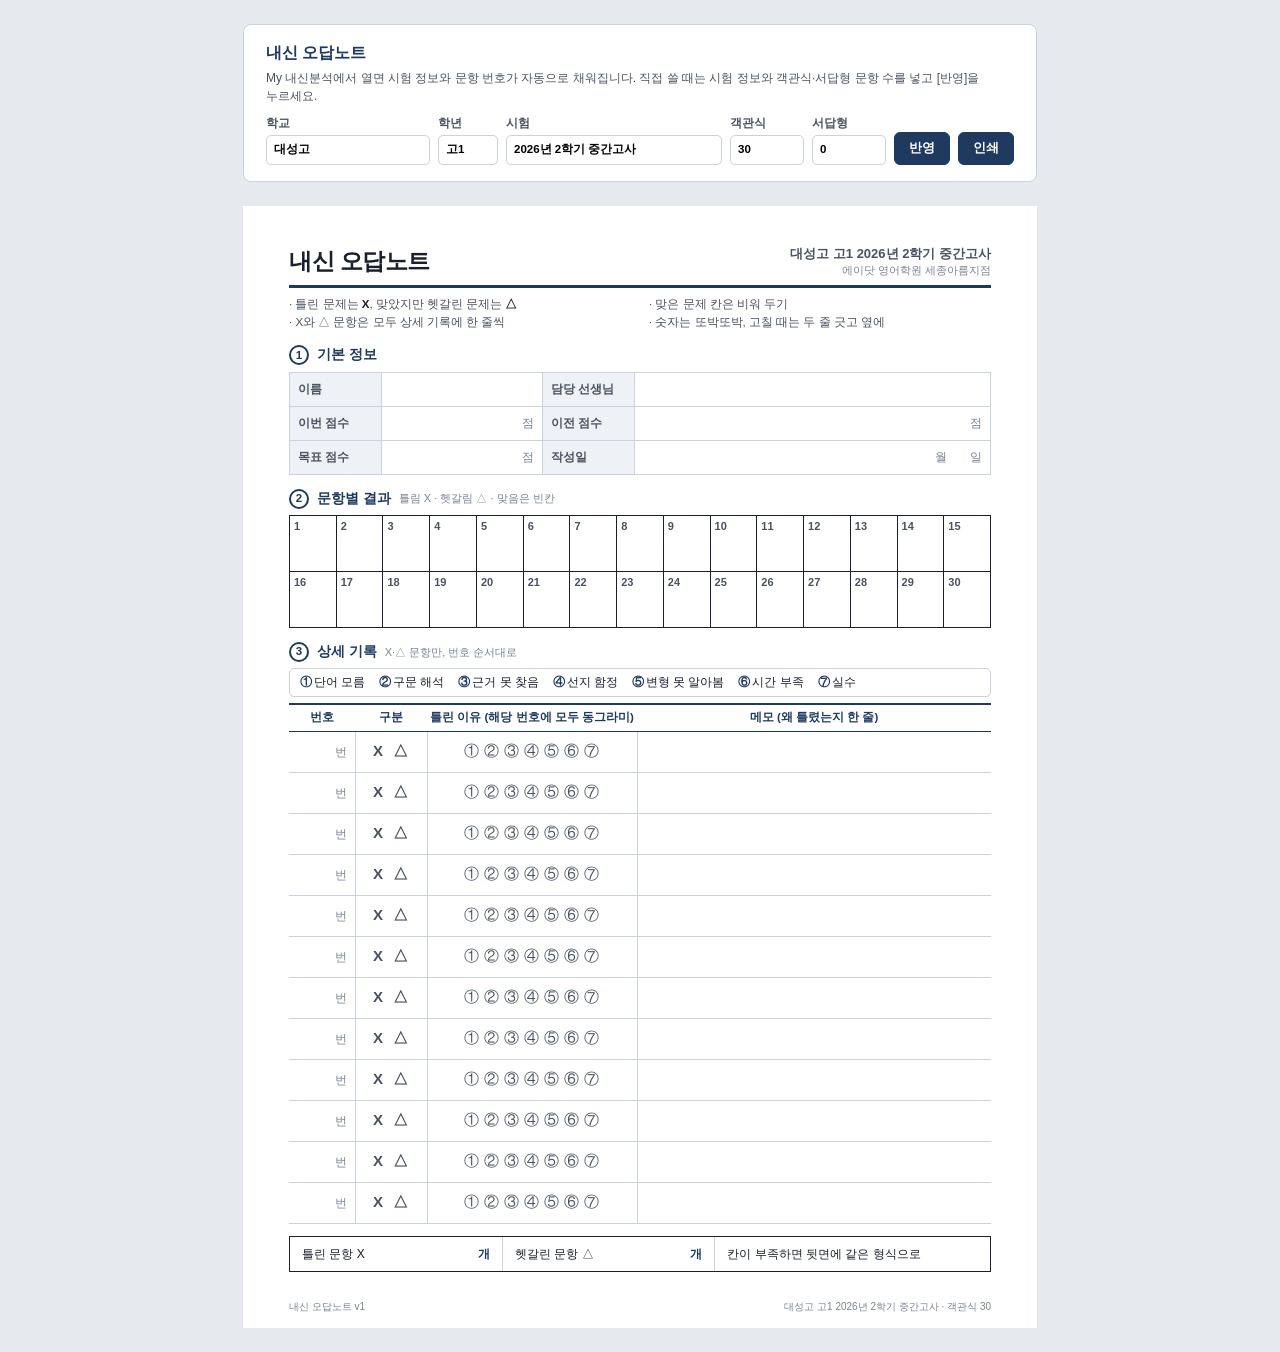
<file: tools/note.html>
<!DOCTYPE html>
<html lang="ko">
<head>
<meta charset="UTF-8">
<meta name="viewport" content="width=device-width, initial-scale=1">
<title>내신 오답노트</title>
<style>
  :root{ --accent:#1E3A5F; --line:#C9D2DD; --ink:#1A1F2B; --sub:#4A5260; --faint:#7A8392; --soft:#EEF2F6; }
  *{box-sizing:border-box;-webkit-print-color-adjust:exact;print-color-adjust:exact}
  @page{size:A4;margin:0}
  html,body{margin:0;background:#E6E9EE}
  body{font-family:'Noto Sans KR','Apple SD Gothic Neo','Malgun Gothic',sans-serif;color:var(--ink);font-size:12.5px;line-height:1.5;word-break:keep-all}

  /* 설정 패널 (화면 전용) */
  .panel{max-width:794px;margin:24px auto 0;background:#fff;border:1px solid var(--line);border-radius:8px;padding:16px 22px}
  .panel h2{margin:0 0 4px;font-size:16px;color:var(--accent)}
  .panel p{margin:0 0 10px;color:var(--sub);font-size:12px}
  .fields{display:grid;grid-template-columns:1fr 60px 1.4fr 74px 74px auto auto;gap:8px;align-items:end}
  .fields label{font-size:11.5px;font-weight:700;color:var(--sub);display:flex;flex-direction:column;gap:3px}
  .fields input{font:inherit;border:1px solid var(--line);border-radius:5px;padding:5px 7px}
  .fields button{white-space:nowrap;font:inherit;font-weight:700;border:1.5px solid var(--accent);background:var(--accent);color:#fff;border-radius:6px;padding:6px 14px;cursor:pointer}
  .fields button:focus-visible,.fields input:focus-visible{outline:3px solid #9BB4D3;outline-offset:1px}

  /* A4 한 장 */
  .sheet{width:794px;height:1122px;margin:24px auto;background:#fff;padding:38px 46px 30px;overflow:hidden;position:relative}
  .top{display:flex;justify-content:space-between;align-items:flex-end;border-bottom:3px solid var(--accent);padding-bottom:6px}
  .top h1{margin:0;font-size:23px;font-weight:800;letter-spacing:-.5px}
  .top .exam{font-size:13px;font-weight:700;color:var(--sub);text-align:right}
  .top .exam small{display:block;font-size:10.5px;font-weight:400;color:var(--faint)}

  .guide{margin:8px 0 0;padding:0;list-style:none;font-size:11.5px;color:var(--sub);display:grid;grid-template-columns:1fr 1fr;gap:1px 18px}
  .guide b{color:var(--ink)}

  h2.sec{display:flex;align-items:center;gap:8px;margin:14px 0 6px;font-size:13.5px;font-weight:800;color:var(--accent)}
  h2.sec .tag{display:inline-flex;align-items:center;justify-content:center;width:20px;height:20px;border:2px solid var(--accent);border-radius:50%;font-size:11.5px}
  h2.sec small{font-size:11px;font-weight:400;color:var(--faint)}

  /* 기본 정보 */
  table.info{width:100%;border-collapse:collapse;font-size:12px}
  table.info th{width:92px;white-space:nowrap;text-align:left;font-weight:700;color:var(--sub);padding:0 8px;border:1px solid var(--line);background:var(--soft);height:34px}
  table.info td{border:1px solid var(--line);padding:0 8px}
  table.info td.pt{text-align:right;color:var(--faint)}

  /* 문항 결과 격자 */
  .grid{display:grid;grid-template-columns:repeat(15,1fr);border-top:1.5px solid var(--ink);border-left:1.5px solid var(--ink)}
  .grid div{border-right:1.5px solid var(--ink);border-bottom:1.5px solid var(--ink);height:56px;position:relative}
  .grid div span{position:absolute;top:2px;left:4px;font-size:11px;font-weight:700;color:var(--sub)}
  .grid div.off{background:repeating-linear-gradient(135deg,#fff 0 5px,#E3E8EE 5px 6px)}
  .grid div.off span{display:none}

  /* 상세 기록 */
  .legend{display:flex;flex-wrap:wrap;gap:2px 14px;margin:0 0 6px;padding:5px 10px;border:1px solid var(--line);border-radius:5px;font-size:11.5px}
  .legend b{color:var(--accent);margin-right:2px}
  table.rec{width:100%;border-collapse:collapse;font-size:12px}
  table.rec th{font-size:11.5px;font-weight:700;color:var(--accent);border-top:2px solid var(--accent);border-bottom:1px solid var(--accent);padding:4px 0}
  table.rec td{border-bottom:1px solid var(--line);height:41px;text-align:center;vertical-align:middle}
  table.rec td.no{width:66px;border-right:1px solid var(--line);text-align:right;padding-right:8px;color:var(--faint)}
  table.rec td.mk{width:72px;border-right:1px solid var(--line);font-size:15px;font-weight:700;letter-spacing:10px;padding-left:10px;color:var(--sub)}
  table.rec td.rs{width:210px;border-right:1px solid var(--line);font-size:14.5px;letter-spacing:5px;padding-left:5px;color:var(--sub)}
  table.rec td.memo{text-align:left}

  /* 확인 */
  .check{display:grid;grid-template-columns:1fr 1fr 1.3fr;margin-top:12px;border:1.5px solid var(--ink)}
  .check div{padding:8px 12px;font-size:12px;display:flex;justify-content:space-between;align-items:center}
  .check div + div{border-left:1px solid var(--line)}
  .check b{color:var(--accent)}
  .foot{position:absolute;left:46px;right:46px;bottom:14px;display:flex;justify-content:space-between;font-size:10px;color:var(--faint)}

  @media print{
    html,body{background:#fff}
    .panel{display:none}
    .sheet{margin:0;box-shadow:none}
  }
</style>
</head>
<body>

<section class="panel" aria-label="입력지 설정">
  <h2>내신 오답노트</h2>
  <p>My 내신분석에서 열면 시험 정보와 문항 번호가 자동으로 채워집니다. 직접 쓸 때는 시험 정보와 객관식·서답형 문항 수를 넣고 [반영]을 누르세요.</p>
  <div class="fields">
    <label>학교<input id="fSchool" value="대성고"></label>
    <label>학년<input id="fGrade" value="고1"></label>
    <label>시험<input id="fExam" value="2026년 2학기 중간고사"></label>
    <label>객관식<input id="fCount" type="number" min="0" max="45" value="30"></label>
    <label>서답형<input id="fSub" type="number" min="0" max="15" value="0"></label>
    <button type="button" id="apply">반영</button>
    <button type="button" id="printBtn">인쇄</button>
  </div>
</section>

<main class="sheet">
  <header class="top">
    <h1>내신 오답노트</h1>
    <div class="exam"><span id="examTitle"></span><small>에이닷 영어학원 세종아름지점</small></div>
  </header>

  <ul class="guide">
    <li>· 틀린 문제는 <b>X</b>, 맞았지만 헷갈린 문제는 <b>△</b></li>
    <li>· 맞은 문제 칸은 비워 두기</li>
    <li>· X와 △ 문항은 모두 상세 기록에 한 줄씩</li>
    <li>· 숫자는 또박또박, 고칠 때는 두 줄 긋고 옆에</li>
  </ul>

  <h2 class="sec"><span class="tag">1</span>기본 정보</h2>
  <table class="info">
    <tr><th>이름</th><td></td><th>담당 선생님</th><td></td></tr>
    <tr><th>이번 점수</th><td class="pt">점</td><th>이전 점수</th><td class="pt">점</td></tr>
    <tr><th>목표 점수</th><td class="pt">점</td><th>작성일</th><td class="pt">월 &nbsp;&nbsp;&nbsp;&nbsp;&nbsp;&nbsp;일</td></tr>
  </table>

  <h2 class="sec"><span class="tag">2</span>문항별 결과<small>틀림 X · 헷갈림 △ · 맞음은 빈칸</small></h2>
  <div class="grid" id="grid"></div>

  <h2 class="sec"><span class="tag">3</span>상세 기록<small>X·△ 문항만, 번호 순서대로</small></h2>
  <div class="legend">
    <span><b>①</b>단어 모름</span><span><b>②</b>구문 해석</span><span><b>③</b>근거 못 찾음</span><span><b>④</b>선지 함정</span>
    <span><b>⑤</b>변형 못 알아봄</span><span><b>⑥</b>시간 부족</span><span><b>⑦</b>실수</span>
  </div>
  <table class="rec">
    <thead><tr><th>번호</th><th>구분</th><th>틀린 이유 (해당 번호에 모두 동그라미)</th><th>메모 (왜 틀렸는지 한 줄)</th></tr></thead>
    <tbody id="rows"></tbody>
  </table>

  <div class="check">
    <div><span>틀린 문항 X</span><b>&nbsp;&nbsp;&nbsp;&nbsp;&nbsp;&nbsp;개</b></div>
    <div><span>헷갈린 문항 △</span><b>&nbsp;&nbsp;&nbsp;&nbsp;&nbsp;&nbsp;개</b></div>
    <div><span>칸이 부족하면 뒷면에 같은 형식으로</span></div>
  </div>

  <footer class="foot"><span>내신 오답노트 v1</span><span id="footExam"></span></footer>
</main>

<script>
const ROWS = 12;
const $ = id => document.getElementById(id);
/* 주소로 받은 시험 정보 채우기: note.html?school=..&grade=..&exam=..&q=1,2,…,서답1 */
const P = new URLSearchParams(location.search);
let LABELS = null;
if (P.get('school') !== null) $('fSchool').value = P.get('school');
if (P.get('grade') !== null) $('fGrade').value = P.get('grade');
if (P.get('exam') !== null) $('fExam').value = P.get('exam');
if (P.get('q')) {
  LABELS = P.get('q').split(',').map(s => s.trim()).filter(Boolean);
  $('fCount').value = LABELS.filter(l => !/^서답/.test(l)).length;
  $('fSub').value = LABELS.filter(l => /^서답/.test(l)).length;
}
function labels(){
  if (LABELS) return LABELS;
  const n = Math.max(0, Math.min(45, parseInt($('fCount').value, 10) || 0));
  const m = Math.max(0, Math.min(15, parseInt($('fSub').value, 10) || 0));
  return [...Array(n)].map((_, i) => String(i + 1)).concat([...Array(m)].map((_, i) => '서답' + (i + 1)));
}
function render(){
  const school = $('fSchool').value.trim(), grade = $('fGrade').value.trim(), exam = $('fExam').value.trim();
  const L = labels();
  const obj = L.filter(l => !/^서답/.test(l)).length, sub = L.length - obj;
  const title = [school, grade, exam].filter(Boolean).join(' ');
  $('examTitle').textContent = title;
  $('footExam').textContent = `${title} · 객관식 ${obj}${sub ? ' · 서답형 ' + sub : ''}`;
  document.title = `내신오답노트_${school}_${grade}_${exam}`;
  const cells = Math.max(15, Math.ceil(L.length / 15) * 15);
  let g = '';
  for (let i = 0; i < cells; i++) g += i < L.length ? `<div><span>${L[i].replace('서답', '서')}</span></div>` : '<div class="off"></div>';
  $('grid').innerHTML = g;
  let r = '';
  for (let i = 0; i < ROWS; i++) r += '<tr><td class="no">번</td><td class="mk">X△</td><td class="rs">①②③④⑤⑥⑦</td><td class="memo"></td></tr>';
  $('rows').innerHTML = r;
}
$('apply').addEventListener('click', () => { LABELS = null; render(); });
$('printBtn').addEventListener('click', () => window.print());
render();
</script>
</body>
</html>
</file>
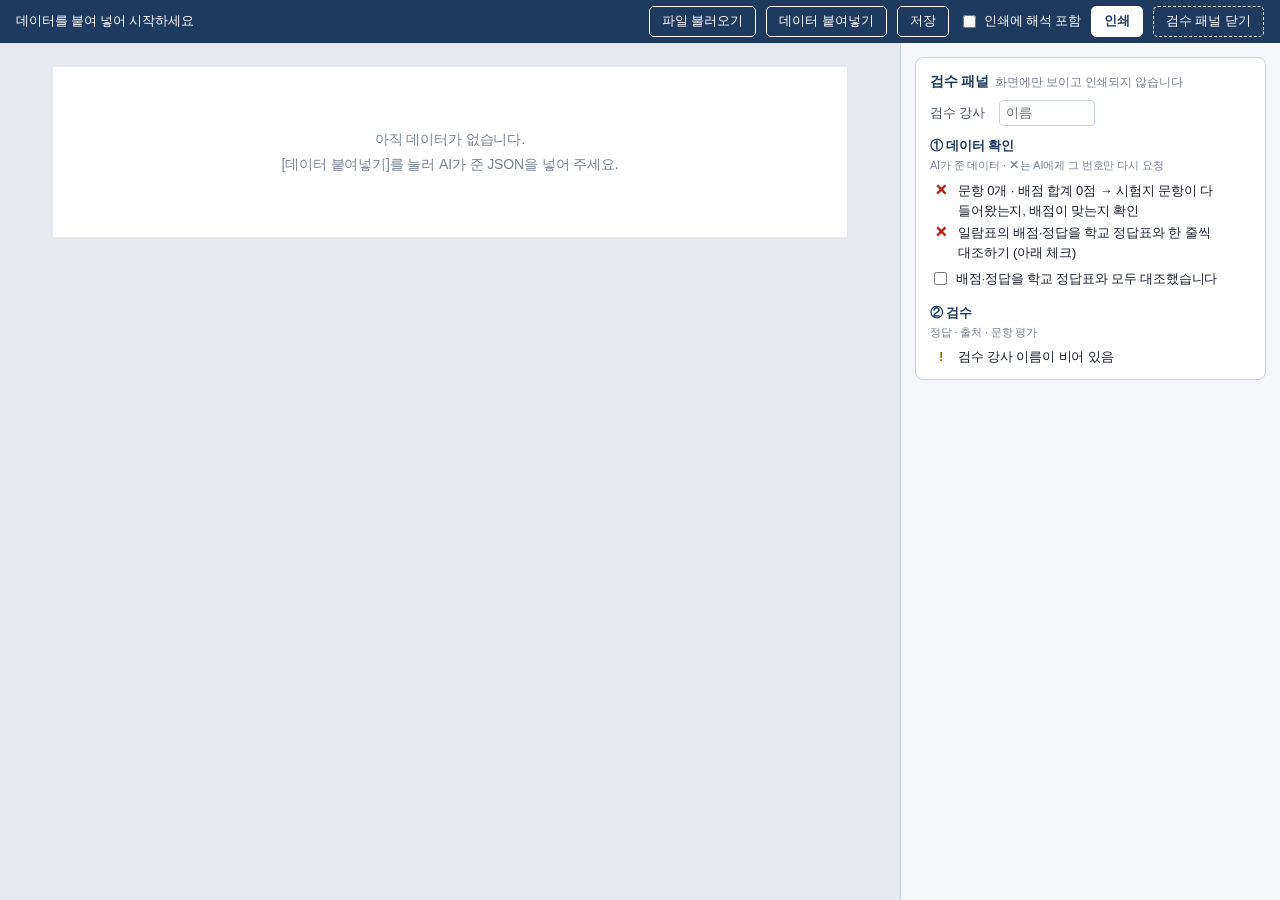
<file: tools/simhwa.html>
<!DOCTYPE html>
<!--
  에이닷 영어학원 세종아름지점 · 내신 심화분석지 템플릿 v3.13
  (v3.13 · 2026.10.30: 형광펜·변형률 계산 개선 — 바뀐 단어 사이에 낀 1~2단어 원문 조각이 칠해지던 문제 수정(단어 순서 맞춤 보완),
           강사가 자동 형광펜도 지우기·빼기·되살리기 가능, 강사가 고친 형광펜이 변형률에 바로 반영(경향분석지 v3.12와 같은 계산))
  (v3.12 · 2026.10.29: 오른쪽 칸 폭 420→380px — 안내 사이트 왼쪽 메뉴를 접은 노트북 화면(1280px)에서도 시험지와 나란히 보이도록)
  (v3.11 · 2026.10.29: 화면 배치 변경 — 위쪽 도구 줄을 얇게, 검수 패널을 오른쪽 칸에 고정, [고치기]·[원문 고치기]도 오른쪽 칸에서 열려 카드와 나란히 비교하며 수정)
  (v3.10 · 2026.10.29: 순서·삽입의 '주어진 문장(글)'에도 형광펜 표시(변형률 계산은 그대로 지문만), 강사가 영어 지문에서 글자를 골라 형광펜 추가·삭제, 교과서 본문 외 지문은 '교과서 · ○과 본문외'로 표기)
  (v3.9 · 2026.10.28: 출처 분류를 교과서·모의고사·부교재·유인물·쌩외부지문·미확인으로 변경(예전 '외부지문'은 '쌩외부지문'으로 자동 변환), 부교재 이름 표기(수능특강라이트 등), 특이사항은 답 근거와 별개로 난이도 근거·문제 특징)
  (v3.8 · 2026.10.28: 글꼴·크기·자간·행간 통일(한글은 모두 본문 고딕, 영어는 Times 계열), 표지의 표시 설명(형광펜·밑줄·근거·변형률) 삭제, 특이사항에 AI 초안(note) 표시)
  (v3.7 · 2026.10.28: 조교 단계 삭제 — 강사가 붙여넣기부터 검수·저장까지 모두 진행. 검수 패널은 ① 데이터 확인 / ② 검수)
  (v3.6 · 2026.10.28: 문항 번호를 객관1·서답1처럼 같은 크기로 표기, 출처를 한 줄 요약(교과서 · 3과 / 부교재 · 올림포스 / 모의고사 · 26년 3모 36번), 문항 평가는 난이도·킬러 + 특이사항 줄글로 단순화)
  (v3.5 · 2026.10.27: 일람표 지문 열 압축 표기, 고치기 창 칸 너비 조정·긴 정답은 넓은 입력칸)
  (v3.4 · 2026.10.27: 서답형 긴 정답을 카드·일람표에서 따로 표시, [정답 확인]을 카드 위쪽으로 옮기고 검수 패널·일람표에서 바로 이동)
  (v3.3 · 2026.10.27: 문항 카드의 '변형 대조' 표 삭제 — 형광펜과 원문 보기로 대신함)
  (v3.2 · 2026.10.27: 학교 정답표 오류를 강사가 근거와 함께 정정하는 [정답 확인] 기능 추가)
  (v3.1 · 2026.10.27: 공유 지문 근거 표시에서 서답형 번호(**서답1|…**)가 인식되지 않던 문제 수정)

  흐름 (강사 혼자 진행)
  1. 브라우저로 열고 [데이터 붙여넣기] → AI가 준 JSON을 넣습니다. (여러 번에 나눠 붙여도 됩니다)
  2. 검수 패널 '① 데이터 확인'의 ✕를 모두 없앱니다. (✕는 AI에게 해당 번호만 다시 요청)
     일람표의 배점·정답을 학교 정답표와 대조하고 체크칸에 체크
  3. '② 검수'를 해결합니다: 정답 확인, 출처, 문항 평가(난이도·킬러·특이사항) → 카드마다 '검수 완료'
  4. [저장] → 다운로드 폴더에 '…_심화분석_검수완료.html' (중간 저장은 '…_작업중.html')
  5. [인쇄] 또는 Ctrl+P / Cmd+P → 설정 변경 없이 그대로 인쇄
     기본은 해석 없이 인쇄. 해석까지 인쇄하려면 위쪽 '인쇄에 해석 포함'에 체크

  자동 계산(고정 공식, 사람이 고치지 않음)
  - 형광펜: 원문에 없는 새 단어. ① 연속 3단어가 원문에 없는 단어 ② 단, 바뀐 단어 사이에 낀 1~2단어 원문 조각은 제외
            ③ 강사가 고친 형광펜(추가·지우기·되살리기)은 그대로 따름
  - 변형률: 형광펜 단어 수 ÷ 시험 지문 전체 단어 수 (화면의 형광펜과 항상 같은 숫자)
  - 변형 정도: 없음 5% 미만 · 하 5~25% · 중 25~75% · 상 75% 이상
  디자인·계산 코드는 수정하지 않습니다.
-->
<html lang="ko">
<head>
<meta charset="utf-8">
<meta name="viewport" content="width=device-width, initial-scale=1">
<title>내신 심화분석</title>
<style>

  /* ───────── 고정 디자인: 작업자는 이 부분을 수정하지 않습니다 ───────── */
  :root{ --accent:#1E3A5F; --line:#C9D2DD; --ink:#1A1F2B; --sub:#4A5260; --faint:#7A8392; --hl:#FFE27A; }
  *{box-sizing:border-box;-webkit-print-color-adjust:exact;print-color-adjust:exact}
  @page{size:A4;margin:0}
  html,body{margin:0;background:#E6E9EE}
  body{font-family:'Noto Sans KR','Apple SD Gothic Neo','Malgun Gothic',sans-serif;color:var(--ink);font-size:13px;line-height:1.55;word-break:keep-all}
  .sheet{width:794px;margin:24px auto;background:#fff;padding:0 46px}
  .en{font-family:'Times New Roman',Georgia,'Noto Serif',serif}

  /* 매 페이지 반복되는 머리글·여백 (인쇄 시 페이지마다 자동 반복) */
  table.frame{width:100%;border-collapse:collapse}
  table.frame > thead td{height:15mm;vertical-align:bottom;padding:0 0 3mm}
  table.frame > tfoot td{height:11mm}
  .run{display:flex;justify-content:space-between;font-size:11px;color:var(--faint);border-bottom:1px solid var(--line);padding-bottom:5px}
  .run b{color:var(--accent);font-weight:700}

  /* 표지 + 일람표 */
  .cover h1{margin:6px 0 4px;font-size:26px;font-weight:800;letter-spacing:-.5px}
  .cover .range{margin:0 0 14px;font-size:13px;color:var(--sub)}
  .cover .bar{height:3px;background:var(--accent)}
  .legend{display:flex;flex-wrap:wrap;gap:4px 20px;font-size:12px;color:var(--sub);margin:10px 0 10px}
  table.list{width:100%;border-collapse:collapse;font-size:12px}
  table.list th{font-weight:700;color:var(--accent);text-align:center;padding:5px 4px;border-top:2px solid var(--accent);border-bottom:1px solid var(--accent)}
  table.list td{text-align:center;padding:2px 4px;border-bottom:1px solid #E3E8EE;height:21px}
  table.list td.l{text-align:left}
  table.list tr.killer td{font-weight:700}
  .none{color:#B4BBC6}
  .count{margin-top:8px;font-size:12px;color:var(--faint);text-align:right}

  /* 문항 카드 */
  .cards{break-before:page}
  .card{padding:0 0 22px;break-inside:avoid-page}
  .card + .card{border-top:1px dashed var(--line);padding-top:18px}
  .qhead{display:grid;grid-template-columns:74px 1fr;gap:12px;align-items:stretch;border-left:5px solid var(--accent);padding:2px 0 2px 12px;margin-bottom:12px;break-after:avoid}
  .qno{font-size:21px;font-weight:800;color:var(--accent);line-height:1;display:flex;align-items:center;white-space:nowrap;letter-spacing:-.5px}
  .qno small{font-size:14px;font-weight:700;margin-left:1px}
  .cells{display:grid;grid-template-columns:46px 52px 1fr 92px 96px;gap:4px 14px;align-items:end}
  .cell .k{display:block;font-size:11px;color:var(--faint)}
  .cell .v{display:block;font-size:13.5px;font-weight:700}
  .vchip{display:inline-block;border:1.5px solid var(--accent);border-radius:4px;padding:0 6px;font-size:12.5px;color:var(--accent)}
  .vchip.x{border-color:var(--line);color:var(--sub)}

  .stem{font-weight:700;font-size:13.5px;margin:0 0 8px}
  .passage{border:1px solid var(--line);border-radius:6px;padding:12px 16px;font-size:14px;line-height:1.85}
  .passage p{margin:0}
  .choices{margin:10px 0 0;padding:0;list-style:none;display:grid;grid-template-columns:repeat(5,auto);justify-content:start;gap:4px 26px;font-size:14px}
  .choices.long{grid-template-columns:1fr}
  .choices li.ans{font-weight:700;color:var(--accent)}

  /* 표시 방식: 배경 그래픽 설정이 꺼져 있어도 인쇄되도록 밑줄 기반으로 표현 */
  .chg{text-decoration-line:underline;text-decoration-color:var(--hl);text-decoration-thickness:.68em;text-underline-offset:-.46em;text-decoration-skip-ink:none}
  .ul{text-decoration:underline;text-decoration-thickness:1px;text-underline-offset:3px}
  .basis{border-bottom:2px solid var(--accent);font-weight:700}

  .basis sup{font-size:9px;font-weight:700;color:#fff;border:1px solid var(--accent);color:var(--accent);border-radius:2px;padding:0 2px;margin-right:2px;font-family:'Noto Sans KR',sans-serif;vertical-align:2px}
  .gbar{display:flex;align-items:baseline;gap:10px;border-top:3px solid var(--accent);padding-top:8px;margin-bottom:8px;break-after:avoid}
  .gbar b{font-size:20px;font-weight:800;color:var(--accent)}
  .gbar span{font-size:12px;color:var(--sub)}
  .group .passage.shared{margin-bottom:6px}
  .group .q{border-top:1px dashed var(--line);padding-top:16px;margin-top:18px}
  .pending{border:1px dashed var(--line);border-radius:6px;padding:10px 14px;font-size:12.5px;color:var(--faint)}
  .notice{font-size:12px;color:#9A6A00;margin:4px 0 0}
  table.list td.g{color:var(--faint);font-size:11px}
  .sub-h{font-size:12.5px;font-weight:700;color:var(--accent);margin:16px 0 6px;break-after:avoid}

  .eval{border:1.5px solid var(--accent);border-radius:8px;padding:10px 14px 12px;margin-top:16px;break-inside:avoid}
  .eval-h{display:flex;align-items:center;justify-content:space-between;margin-bottom:8px}
  .eval-h .t{font-size:12.5px;font-weight:700;color:var(--accent)}
  .row{display:flex;align-items:center;gap:10px;flex-wrap:wrap;margin-bottom:7px}
  .row .k{font-size:12px;color:var(--sub);width:66px;flex:none;white-space:nowrap}
  .seg{display:flex;gap:4px}
  .seg button,.tag,.status{font:inherit;font-size:12px;border:1px solid var(--line);background:#fff;color:var(--sub);border-radius:4px;padding:1px 9px;cursor:pointer}
  .seg button.on,.tag.on{border:1.5px solid var(--accent);color:var(--accent);font-weight:700}
  .tags{display:flex;flex-wrap:wrap;gap:4px;flex:1}
  .memo{font-size:13px;line-height:1.6;border-top:1px dotted var(--line);padding-top:7px;min-height:22px;outline:none;white-space:pre-line}
  .memo:focus{border-top-color:var(--accent)}
  .memo:empty::before{content:'난이도를 그렇게 정한 근거, 이 문항만의 특이사항(특이한 유형·형식·채점 조건 등)을 적어 주세요. 답 근거는 위에 따로 있습니다';color:#B4BBC6}
  .note-k{font-size:12px;font-weight:700;color:var(--accent);border-top:1px dotted var(--line);padding-top:7px;margin-top:2px}
  .memo.note{border-top:0;padding-top:3px}
  .status{border-style:dashed;color:#9A6A00;border-color:#D9B44A}
  .status.done{border-style:solid;color:#1F7A4A;border-color:#1F7A4A}
  button:focus-visible,.memo:focus-visible{outline:2px solid var(--accent);outline-offset:2px}

  /* 화면 전용 도구 */
  .toolbar{position:sticky;top:0;z-index:5;background:#1E3A5F;color:#fff;display:flex;align-items:center;gap:10px;padding:6px 16px;font-size:13px}
  .toolbar .p{margin-right:auto}
  .toolbar button{font:inherit;font-size:13px;border:1px solid #fff;background:transparent;color:#fff;border-radius:5px;padding:4px 12px;cursor:pointer}
  .toolbar button.main{background:#fff;color:var(--accent);font-weight:700}

  @media print{
    html,body{background:#fff}
    .toolbar,.status,.notice,.panel,.dlg,.scr,.side{display:none!important}
    .mainwrap{margin-right:0!important}
    .sheet{width:auto;margin:0;padding:0 13mm}
    .seg button:not(.on),.tag:not(.on){display:none}
    .seg button.on,.tag.on{cursor:default}
    .memo:empty{display:none}
    .note-k:has(+ .memo:empty){display:none}
  }

  /* v2 추가: 근거 상태·변형 방식·정답 대조·검수 패널 */
  .st{display:inline-block;font-size:10.5px;font-weight:700;border:1px solid var(--line);color:var(--sub);border-radius:3px;padding:0 4px;margin-left:4px;vertical-align:1px}
  .st.bad{border-color:#D9B44A;color:#9A6A00}
  .methods{display:flex;flex-wrap:wrap;align-items:center;gap:4px 6px;margin:12px 0 0;font-size:12px}
  .methods .k{color:var(--sub);font-weight:700;margin-right:4px}
  .methods span.m{border:1px solid var(--accent);color:var(--accent);border-radius:4px;padding:0 7px}
  .acheck{margin:10px 0 0;font-size:12.5px;border:1px dashed #D9B44A;color:#9A6A00;border-radius:6px;padding:6px 10px}
  .acheck .ab{display:flex;gap:6px;flex-wrap:wrap;margin-top:6px}
  .acheck button{font:inherit;font-size:12px;padding:3px 10px;border:1px solid #C9A44A;background:#fff;color:#7A5200;border-radius:5px;cursor:pointer}
  .acheck button.main{background:#9A6A00;border-color:#9A6A00;color:#fff}
  .acheck.ok{border-style:solid;border-color:#B9C8B0;color:#3F6B32}
  .acheck .af{display:grid;grid-template-columns:auto 1fr;gap:6px 8px;margin-top:6px;align-items:start}
  .acheck .af input,.acheck .af textarea{font:inherit;font-size:12.5px;padding:4px 6px;border:1px solid #D9C48A;border-radius:4px;width:100%;box-sizing:border-box}
  .afix{margin:8px 0 0;font-size:11.5px;color:#555;border-left:3px solid #9A6A00;padding:2px 8px}
  .fxb{display:inline-block;font-size:10px;padding:0 4px;margin-left:3px;border:1px solid #9A6A00;color:#9A6A00;border-radius:3px;vertical-align:1px}
  table.list td .scr{color:#B42318;font-weight:700}
  table.list td .more{color:var(--faint);font-size:11px}
  .panel{width:794px;margin:18px auto 0;background:#fff;border-radius:8px;padding:14px 18px;font-size:13px;border:1px solid var(--line)}
  .panel h2{margin:0 0 8px;font-size:14px;color:var(--accent)}
  .panel h2 small{font-weight:400;color:var(--faint);margin-left:6px}
  .chk{display:grid;grid-template-columns:22px 1fr;gap:2px 6px;line-height:1.55}
  .chk .i{font-weight:800;text-align:center}
  .chk .ok{color:#1F7A4A} .chk .warn{color:#9A6A00} .chk .bad{color:#B42318}
  .dlg{position:fixed;inset:0;background:rgba(20,30,45,.45);display:none;align-items:center;justify-content:center;z-index:10}
  .dlg.on{display:flex}
  .dlg .in{background:#fff;border-radius:10px;padding:18px;width:min(760px,92vw);display:flex;flex-direction:column;gap:10px;font-size:13px}
  .dlg textarea{width:100%;height:50vh;font:12px/1.5 ui-monospace,Menlo,Consolas,monospace;border:1px solid var(--line);border-radius:6px;padding:10px}
  .dlg .r{display:flex;gap:8px;align-items:center}
  .dlg .msg{margin-right:auto;font-size:12.5px;color:#B42318}
  .dlg button{font:inherit;font-size:13px;border:1px solid var(--accent);background:#fff;color:var(--accent);border-radius:5px;padding:5px 14px;cursor:pointer}
  .dlg button.main{background:var(--accent);color:#fff}

  /* 일람표 한 쪽 고정: 열 너비 고정, 출처는 한 줄(넘치면 …) — 전체 출처는 카드에 표시 */
  table.list{table-layout:fixed}
  table.list th:nth-child(1){width:58px} table.list th:nth-child(2){width:66px} table.list th:nth-child(3){width:36px}
  table.list th:nth-child(4){width:86px} table.list th:nth-child(5){width:76px} table.list th:nth-child(7){width:74px}
  table.list th:nth-child(8){width:46px} table.list th:nth-child(9){width:34px}
  table.list td{white-space:nowrap;overflow:hidden;text-overflow:ellipsis}
  table.list td:nth-child(4){font-size:11px;white-space:normal;line-height:1.3}
  table.list th{white-space:nowrap}
  table.list td .st{margin:0 4px 0 0}

  /* ───────── v3 추가 ───────── */
  .card{break-inside:auto}
  .qhead{break-inside:avoid}
  .cells{grid-template-columns:40px 46px 1fr 84px 92px}
  .cell .v.s{font-size:12.5px;line-height:1.35;white-space:nowrap;overflow:hidden;text-overflow:ellipsis}
  .cell{min-width:0}
  /* v3.4: 긴 정답(서답형) */
  .cell .v.more{font-size:11.5px;font-weight:600;color:var(--faint)}
  .ansbar{display:flex;gap:10px;align-items:baseline;margin:8px 0 0;padding:6px 10px;border:1px solid #D5DCE5;border-radius:6px;background:#F7F9FB;break-inside:avoid}
  .ansbar .k{flex:none;font-size:11.5px;font-weight:700;color:var(--accent)}
  .ansbar .en{font-size:13.5px;line-height:1.5}
  table.ans{width:100%;border-collapse:collapse;font-size:11px;margin-top:10px}
  table.ans tr{break-inside:avoid}
  @media print{ table.list td{height:19px;padding:1px 4px} table.ans td{padding:3px 6px} }
  table.ans caption{text-align:left;font-weight:700;color:var(--accent);font-size:12px;padding-bottom:4px}
  table.ans th{font-weight:700;color:var(--accent);padding:4px;border-top:2px solid var(--accent);border-bottom:1px solid var(--accent)}
  table.ans td{padding:4px 6px;border-bottom:1px solid #E3E8EE;vertical-align:top}
  table.ans td:nth-child(1),table.ans td:nth-child(2){text-align:center;white-space:nowrap;width:58px}
  table.ans td.a{line-height:1.45}
  a.goto{color:inherit;text-decoration:underline;text-underline-offset:2px;cursor:pointer}
  .card,.q{scroll-margin-top:72px}
  .qhead{grid-template-columns:74px 1fr} .qno{white-space:nowrap}
  .acheck + .stem,.ansbar + .stem,.afix + .stem{margin-top:12px}
  .flash{animation:flash 1.6s ease-out}
  @keyframes flash{0%{box-shadow:0 0 0 4px #F5C542}100%{box-shadow:0 0 0 4px transparent}}

  /* 지문|해석, 선지|해석 2열 */
  table.pair{width:100%;border-collapse:collapse;border:1px solid var(--line);border-radius:6px;table-layout:fixed}
  table.pair td{vertical-align:top;padding:4px 10px;border-bottom:1px solid #EEF1F5}
  table.pair tr:last-child td{border-bottom:0}
  table.pair tr{break-inside:avoid}
  table.pair td.en{width:56%;font-size:13.5px;line-height:1.6}
  table.pair td.ko{font-size:12px;line-height:1.6;color:var(--sub);border-left:1px solid #EEF1F5}
  table.pair td.no{width:24px;padding-right:0;font-size:13px;color:var(--sub)}
  table.pair tr.ans td{font-weight:700;color:var(--accent)}
  table.pair tr.ans td.ko{color:var(--accent)}
  table.pair.split td.en,table.pair.split td.ko{white-space:pre-line}
  .choices-wrap{margin-top:10px}
  .shared + .q{margin-top:14px}

  .box{margin-top:8px} .box table.pair{border:1.5px solid var(--sub)}
  /* 답 근거 */
  .basis-box{margin-top:10px;border-left:3px solid var(--accent);background:#F4F7FA;padding:7px 12px;font-size:12.5px;line-height:1.6;break-inside:avoid}
  .basis-box b{color:var(--accent);margin-right:8px}

  /* 원문 보기 (화면 전용) */
  details.orig{margin-top:10px;font-size:12px;border:1px dashed var(--line);border-radius:6px;padding:6px 10px;color:var(--sub)}
  details.orig summary{cursor:pointer;font-weight:700;color:var(--accent)}
  details.orig .t{font-family:'Times New Roman',Georgia,serif;font-size:13px;line-height:1.7;margin-top:6px;color:var(--ink)}
  details.orig .del{color:#A0A7B2;text-decoration:line-through;text-decoration-color:#C3C9D2}

  details.orig .obar{display:flex;align-items:center;gap:8px;margin-top:6px;font-size:11.5px}
  details.orig .obar span{flex:1;color:var(--faint)}
  details.orig .obar button{font:inherit;font-size:12px;border:1px solid var(--line);background:#fff;border-radius:4px;padding:2px 9px;cursor:pointer}
  details.orig .obar button.main{background:var(--accent);color:#fff;border-color:var(--accent)}
  details.orig textarea.oedit{width:100%;margin-top:6px;font-family:'Times New Roman',Georgia,serif;font-size:13px;line-height:1.6;border:1px solid var(--accent);border-radius:4px;padding:6px 8px;resize:vertical}
  details.orig .fixed{color:#B42318}
  .qhead{position:relative} .ebtn{font:inherit;font-size:11.5px;border:1px solid var(--line);background:#fff;color:var(--accent);border-radius:4px;padding:1px 8px;cursor:pointer}
  .qhead > .ebtn{position:absolute;right:0;top:-2px} .gbar .ebtn{margin-left:auto}
  .eform{border:2px solid var(--accent);border-radius:8px;padding:10px 12px;margin-top:8px;background:#FAFBFD;display:flex;flex-direction:column;gap:8px}
  .eform .eh{display:flex;align-items:center;gap:8px;font-size:12px} .eform .eh span{flex:1;color:var(--faint)}
  .eform .eh button{font:inherit;font-size:12.5px;border:1px solid var(--line);background:#fff;border-radius:4px;padding:3px 12px;cursor:pointer}
  .eform .eh button.main{background:var(--accent);color:#fff;border-color:var(--accent)}
  .eform .er{display:grid;grid-template-columns:64px minmax(110px,1fr) 1fr 1fr 1fr;gap:8px} .eform .er.noans{grid-template-columns:64px 1fr 1fr 1fr} .eform .er2{display:grid;grid-template-columns:1fr 1fr;gap:8px}
  .eform .er3{display:grid;grid-template-columns:1fr 1fr 1fr;gap:6px;margin-top:4px}
  label.ef,.ef{display:flex;flex-direction:column;gap:2px;font-size:11.5px;color:var(--sub)}
  .ef input,.ef select,.ef textarea{font:inherit;font-size:12.5px;color:var(--ink);border:1px solid var(--line);border-radius:4px;padding:4px 6px;background:#fff;width:100%;resize:vertical}
  .ef textarea{font-family:'Times New Roman',Georgia,'Noto Sans KR',serif;font-size:13px;line-height:1.5}
  .ef .ck{display:flex;flex-wrap:wrap;gap:4px 12px;font-size:12px;color:var(--ink)} .ef .ck input{width:auto}
  .enote{margin:0;font-size:12px;color:var(--faint)}
  .chk .i.info{color:var(--faint)}
  @media print{ .ebtn,.eform{display:none!important} }
  /* 평가: 제안·사유·잠금 */
  .seg button.sug{position:relative}
  .seg button.sug::after{content:'제안';position:absolute;top:-9px;right:-6px;font-size:9px;font-weight:700;color:#fff;background:#6B7A90;border-radius:3px;padding:0 3px;line-height:13px}
  .reason{flex:1;min-width:200px;font-size:12.5px;border-bottom:1px solid #D9B44A;outline:none;padding:1px 2px}
  .reason:empty::before{content:attr(data-ph);color:#B98A1A}
  .aidraft{font-size:11.5px;color:var(--faint);margin-left:auto;margin-right:10px}
  .eval.locked .seg,.eval.locked .tags,.eval.locked .memo,.eval.locked .status{pointer-events:none;opacity:.55}
  .lock-note{font-size:11.5px;color:#9A6A00;margin:0 0 6px}

  /* 검수 패널 */
  .panel .cols{display:grid;grid-template-columns:1fr 1fr;gap:16px}
  .panel h3{margin:0 0 6px;font-size:13px;color:var(--accent);display:flex;gap:8px;align-items:baseline}
  .panel h3 small{font-weight:400;color:var(--faint)}
  .panel .who{display:flex;gap:14px;flex-wrap:wrap;margin:0 0 10px;font-size:12.5px;color:var(--sub);align-items:center}
  .panel .who input{font:inherit;font-size:12.5px;border:1px solid var(--line);border-radius:4px;padding:2px 6px;width:96px}
  .panel .who .stage{margin-left:auto;font-weight:700;color:var(--accent)}
  .panel label.ck{display:flex;gap:6px;align-items:flex-start;margin:6px 0 0;font-size:12.5px;cursor:pointer}
  .panel .saved{margin:-4px 0 10px;font-size:12px;color:var(--sub)} .panel .unsaved{color:#B42318;font-weight:700}
  .empty{padding:60px 0;text-align:center;color:var(--faint);font-size:14px;line-height:1.8}
  .toolbar button:disabled{opacity:.4;cursor:not-allowed}

  .para{display:none}
  .para:only-child,.para:not(:has(+ table)){display:block} .para p{margin:0} .para p + p{margin-top:2px}
  .toolbar .pko{display:flex;align-items:center;gap:5px;cursor:pointer;font-size:12.5px}
  @media print{
    body.noko table.pair td.ko{display:none}
    body.noko table.pair td.en{width:auto}
    body.noko .para{display:block} body.noko table.withko{display:none}
    .seg button.sug::after{display:none}
    details.orig,.aidraft,.lock-note,.reason:empty{display:none!important}
    .eval.locked .seg,.eval.locked .tags,.eval.locked .memo{opacity:1}
  }
  @media (max-width:860px){ .panel .cols{grid-template-columns:1fr} .panel,.sheet{width:auto;margin-left:8px;margin-right:8px} }
  /* v3.10 강사 형광펜 */
  @media screen{ .chg.man{box-shadow:inset 0 -1.5px 0 #C99A00;cursor:pointer} }
  #hlTool{position:absolute;z-index:20;display:none;gap:4px;background:#1E3A5F;border-radius:6px;padding:4px;box-shadow:0 4px 14px rgba(0,0,0,.2)}
  #hlTool.on{display:flex}
  #hlTool button{font:inherit;font-size:12px;border:0;background:#FFE27A;color:#1A1F2B;border-radius:4px;padding:3px 10px;cursor:pointer;font-weight:700}
  #hlTool button.x{background:#fff}
  @media print{ #hlTool{display:none!important} }
  /* v3.13 강사가 지운 형광펜: 화면에만 점선으로 남겨 되살릴 수 있게 함 (인쇄 안 됨) */
  .chg.off{text-decoration-line:underline;text-decoration-style:dotted;text-decoration-color:#B9A35A;text-decoration-thickness:1.5px;text-underline-offset:3px}
  @media screen{ .hlwrap .chg{cursor:pointer} }
  @media print{ .chg.off{text-decoration:none} }
  .adj{margin-left:3px;font-size:10px;font-weight:400;color:#9A6A00}

  /* ───────── v3.11 오른쪽 칸: 검수 패널 + 고치기 (화면 전용) ───────── */
  :root{ --sideW:380px; --tbH:41px; }
  .side{position:fixed;top:var(--tbH);right:0;bottom:0;width:var(--sideW);background:#F4F6F9;border-left:1px solid var(--line);overflow-y:auto;z-index:4;padding:14px 14px 40px}
  body:not(.side-on) .side{display:none}
  body.side-on .mainwrap{margin-right:var(--sideW)}
  .side .panel{width:auto;margin:0;padding:12px 14px}
  .side .panel .cols{grid-template-columns:1fr;gap:14px}
  .side .panel h3{flex-wrap:wrap;row-gap:0} .side .panel h3 small{flex-basis:100%}
  .side.editing .panel{display:none}
  .side .eform{margin:0;background:#fff}
  .side .eform .eh b{flex:1;white-space:nowrap;font-size:13.5px;color:var(--accent)}
  .side .eform .eguide{margin:0;font-size:11.5px;line-height:1.5;color:var(--faint)}
  .side .eform .er,.side .eform .er.noans{grid-template-columns:1fr 1fr}
  .side .eform .er2{grid-template-columns:1fr}
  .card.editing,.q.editing{outline:2px solid var(--accent);outline-offset:3px;border-radius:2px}
  .toolbar #btnSide{border-style:dashed}
  .toolbar button,.toolbar .pko{white-space:nowrap;flex:none}
  .toolbar .p{min-width:0;overflow:hidden;text-overflow:ellipsis;white-space:nowrap}
  @media (max-width:1200px){ body.side-on .mainwrap{margin-right:0} .side{box-shadow:-8px 0 20px rgba(20,30,45,.18)} }
  @media (max-width:860px){ :root{ --sideW:100vw; } }

  /* ───────── v3.8 타이포그래피 통일 (위 규칙보다 우선) ─────────
     한글: 본문 고딕 한 가지(--f-ko) · 영어 지문/선지: Times 계열(--f-en, 한글이 섞이면 자동으로 본문 고딕)
     크기: 11 라벨 · 12 보조(해석·표) · 13 한글 본문 · 13.5 강조(발문·문항 정보) · 14.5 영어 본문
     행간: 영어 1.7 · 한글 본문 1.6 · 라벨/표 1.4    자간: 한글 -0.01em · 제목 -0.02em · 영어 0 */
  :root{ --f-ko:'Noto Sans KR','Apple SD Gothic Neo','Malgun Gothic',sans-serif; --f-en:'Times New Roman',Times,Georgia,var(--f-ko);
         --fs-lab:11px; --fs-s:12px; --fs-b:13px; --fs-st:13.5px; --fs-en:14.5px; }
  body{font-family:var(--f-ko);font-size:var(--fs-b);line-height:1.6;letter-spacing:-.01em}
  .en,details.orig .t,details.orig textarea.oedit,.ef textarea{font-family:var(--f-en);letter-spacing:0}
  .kr{font-family:var(--f-ko)}
  button,input,select,textarea{font-family:var(--f-ko)}
  .basis sup{font-family:var(--f-ko)}
  .cover h1{letter-spacing:-.02em;line-height:1.3}
  .cover .range{font-size:var(--fs-b);line-height:1.6}
  .cover .range + table.list,.cover table.list{margin-top:14px}
  .run{font-size:var(--fs-lab)}
  .qno{letter-spacing:-.02em}
  .cell .k{font-size:var(--fs-lab);line-height:1.4}
  .cell .v{font-size:var(--fs-st);line-height:1.4}
  .cell .v.s{font-size:var(--fs-s);line-height:1.4}
  .stem{font-size:var(--fs-st);line-height:1.6}
  .passage,.para.passage{font-size:var(--fs-en);line-height:1.7}
  table.pair td.en{font-size:var(--fs-en);line-height:1.7}
  table.pair td.kr{font-size:var(--fs-b);line-height:1.6}
  table.pair td.ko{font-size:var(--fs-s);line-height:1.7}
  table.pair td.no{font-size:var(--fs-b);line-height:1.7}
  .choices{font-size:var(--fs-en);line-height:1.7}
  .ansbar .en{font-size:var(--fs-en);line-height:1.6}
  .ansbar .k,.basis-box,.acheck,.memo,.memo.note{font-size:var(--fs-b);line-height:1.6}
  .note-k,.eval-h .t,.sub-h{font-size:var(--fs-s)}
  .row .k,.seg button,.status,.methods,.afix,.count,.gbar span,.legend{font-size:var(--fs-s);line-height:1.4}
  table.list{font-size:var(--fs-s)} table.list td.g,table.list td:nth-child(4){font-size:var(--fs-lab)}
  table.ans{font-size:var(--fs-s)} table.ans td.a{font-size:var(--fs-b);line-height:1.5}
  details.orig .t{font-size:var(--fs-en);line-height:1.7}
</style>
</head>
<body>

<div class="toolbar">
  <span class="p" id="progress"></span>
  <button type="button" id="btnLoad">파일 불러오기</button><input type="file" id="fileIn" accept=".html,.htm,.json" hidden>
  <button type="button" id="btnPaste">데이터 붙여넣기</button>
  <button type="button" id="btnSave">저장</button>
  <label class="pko"><input type="checkbox" id="ckKo"> 인쇄에 해석 포함</label>
  <button type="button" class="main" id="btnPrint">인쇄</button>
  <button type="button" id="btnSide">검수 패널 닫기</button>
</div>
<aside class="side" id="side"><div id="sideEdit"></div><div class="panel" id="panel"></div></aside>

<div class="mainwrap"><div class="sheet"><div id="app"></div></div></div>

<div class="dlg" id="dlg"><div class="in">
  <b>AI가 준 JSON을 그대로 붙여 넣으세요</b>
  <span style="color:#4A5260">처음(meta 포함)은 새로 시작, 이어서 받은 것(meta 없음)은 같은 번호만 교체·추가합니다.</span>
  <textarea id="dlgText" spellcheck="false"></textarea>
  <div class="r"><span class="msg" id="dlgMsg"></span><button type="button" id="dlgCancel">취소</button><button type="button" class="main" id="dlgOk">적용</button></div>
</div></div>

<!-- 데이터: 직접 고치지 않습니다. [데이터 붙여넣기]와 [저장]으로만 바뀝니다. -->
<script type="application/json" id="data">
{
 "meta": {
  "academy": "에이닷 영어학원 세종아름지점",
  "stage": "AI 초안"
 },
 "groups": {},
 "items": []
}
</script>
<script>
(function(){
  /* ── 고정 목록: 수정 금지 ── */
  const LIST = {
    cat:    ["교과서","모의고사","부교재","유인물","쌩외부지문","미확인"],
    status: ["원문 확인","자료상 미확인","사용자 지정"],
    type:   ["내용일치","빈칸","어휘","어법","순서","삽입","무관","주제","제목","요지","주장",
             "함의추론","요약문","심경/분위기","도표","안내문","조건영작","T/F 복합"],
    method: ["원문 그대로","발췌","어휘 바꿈","문장 구조 바꿈","패러프레이징","문장 추가","문장 삭제","순서 바꿈","형식 변환"],
    factor: ["어휘·구문","추론 단계","선지 경쟁","변형 대응","답 쓰기 부담"],
    tag:    ["선지 한글","선지 영어","복합 판단","점수 계산형","주체 바꾸기 함정","세부 수치 함정","조건 까다로움","시간 소모 큼"],
    result: ["일치","불일치","미풀이"]
  };
  /* ── 고정 기준: 수정 금지 ── */
  const LEVEL = r => r==null ? null : r<5 ? '없음' : r<25 ? '하' : r<75 ? '중' : '상';
  const SUGGEST = n => n>=3 ? '상' : n>=1 ? '중' : '하';     // 난이도 요인 개수 → 제안 단계
  const KILLER_MAX = 3;

  let D = JSON.parse(document.getElementById('data').textContent);
  let dirty = false, editing = null;
  const app = document.getElementById('app');
  const $ = id => document.getElementById(id);
  const esc = s => String(s==null?'':s).replace(/[&<>"]/g, c => ({'&':'&amp;','<':'&lt;','>':'&gt;','"':'&quot;'}[c]));
  const dash = '<span class="none">—</span>';
  const isSubj = no => /^(서[답술]|주관)/.test(no);
  /* v3.6 카드 머리 번호: 객관1 · 서답1 · 주관1 (글자·숫자 같은 크기) */
  const qTag = no => { const t = String(no).trim(); const m = t.match(/^(서[답술]|주관)[식형]?\s*(.*)$/);
    return m ? (m[1]==='주관' ? '주관' : '서답') + m[2] : '객관' + t; };
  /* v3.6 출처 한 줄: 교과서 · 3과 / 부교재 · 올림포스 / 모의고사 · 26년 3모 36번 */
  function srcLine(s){
    if(!s) return '—'; const c = s.cat||'미확인', d = String(s.detail||''); let m, x = '';
    if(c==='교과서'){ if((m=d.match(/(\d+)\s*과/))) x = m[1]+'과'; else if((m=d.match(/lesson\s*(\d+)/i))) x = (+m[1])+'과';
      if(/본문\s*외/.test(d)) x = (x?x+' ':'')+'본문외'; }
    else if(c==='모의고사'){ m = d.match(/(\d{2,4})\s*년\s*(\d{1,2})\s*월/); const n = d.match(/(\d+(?:\s*[~∼-]\s*\d+)?)\s*번/);
      if(m) x = String(m[1]).slice(-2)+'년 '+(+m[2])+'모'+(n?' '+n[1].replace(/\s+/g,'').replace(/[∼-]/,'~')+'번':''); }
    else if(c==='부교재'){ const dd = d.replace(/^\s*(EBS|ebs)\s*/,'');
      if(/수능\s*특강\s*(라이트|light)/i.test(dd)) x = '수능특강라이트';
      else { const w = dd.replace(/[\[(].*$/,'').trim().split(/\s+/)[0]||''; x = w.replace(/[^가-힣A-Za-z0-9]/g,''); } }
    return x ? c+' · '+x : c; }
  const qLabel = no => isSubj(no) ? `서답형 ${String(no).replace(/^서[답술]형?\s*/,'')}` : `${no}번`;
  const hasKo = s => /[가-힣]/.test(s||'');
  const needKo = ch => (ch||[]).length && ch.some(c=>/[A-Za-z]{2,}/.test(c)) && !ch.some(hasKo);
  const lines = s => String(s||'').split('\n').map(x=>x.trim()).filter(Boolean);

  /* ── 변형률·형광펜 계산 v2 (심화분석지 v3.13 · 경향분석지 v3.12 공통 고정 공식, 수정 금지) ──────────
     ① 3단어 규칙: 시험 지문의 단어를 포함한 연속 3단어가 원문에 그대로 있으면 '원문 단어'.
     ② 짧은 원문 조각 보완: 원문과 시험지를 단어 순서대로 맞춰 본 뒤(최장 공통 부분열),
        바뀐 단어 사이에 낀 1~2단어 원문 조각도 '원문 단어'로 본다.
        조건: 조각 앞뒤의 바뀐 부분이 각각 3단어 이하이고, 한쪽이 지문 끝이거나 ①로 확인된 원문 단어에 붙어 있을 것.
     ③ 강사 조정: 강사가 형광펜을 추가(+)·삭제(-)·자동으로 되돌리기(0)한 단어는 그 결과를 따른다 (나중에 한 것이 우선).
     형광펜 = ①②로 찾은 새 단어 + ③ 조정.  변형률 = 형광펜 단어 수 ÷ 시험 지문 전체 단어 수.
     (A)·ⓐ·① 같은 기호와 빈칸 밑줄은 세지 않는다.                                                            */
  const WORD = /[A-Za-z]+(?:['’][A-Za-z]+)*/g;
  const blankLabels = s => String(s||'').replace(/\(\s*[A-Ea-e]\s*\)/g, m => ' '.repeat(m.length));
  function toks(s){ const out=[]; let m; const c = blankLabels(s); WORD.lastIndex=0;
    while((m=WORD.exec(c))) out.push({w:m[0].toLowerCase().replace(/’/g,"'"), a:m.index, b:m.index+m[0].length});
    return out; }
  function grams(t){ const g=new Set(); for(let i=0;i+2<t.length;i++) g.add(t[i].w+' '+t[i+1].w+' '+t[i+2].w); return g; }
  function cover(t, g){ return t.map((_,i)=>{ for(let k=i-2;k<=i;k++){ if(k<0||k+2>=t.length) continue;
      if(g.has(t[k].w+' '+t[k+1].w+' '+t[k+2].w)) return true; } return false; }); }
  const GAP = 3;
  const lcsMemo = new Map();
  function lcsPairs(te, to){
    const key = te.map(t=>t.w).join(' ') + '\u0000' + to.map(t=>t.w).join(' ');
    if(lcsMemo.has(key)) return lcsMemo.get(key);
    const n = te.length, m = to.length, W = m+1, L = new Uint16Array((n+1)*W);
    for(let i=n-1;i>=0;i--) for(let j=m-1;j>=0;j--)
      L[i*W+j] = te[i].w===to[j].w ? L[(i+1)*W+j+1]+1 : Math.max(L[(i+1)*W+j], L[i*W+j+1]);
    const pairs = []; let i=0, j=0;
    while(i<n && j<m){
      if(te[i].w===to[j].w && L[i*W+j]===L[(i+1)*W+j+1]+1){ pairs.push([i,j]); i++; j++; }
      else if(L[(i+1)*W+j] >= L[i*W+j+1]) i++; else j++; }
    if(lcsMemo.size>300) lcsMemo.clear(); lcsMemo.set(key, pairs); return pairs; }
  function shortFill(te, to, cov){
    const ext = cov.slice(), usedO = new Set(), B = [];
    lcsPairs(te, to).forEach(([i,j]) => { const b = B[B.length-1];
      if(b && b.e===i && b.oe===j){ b.e++; b.oe++; } else B.push({s:i, e:i+1, os:j, oe:j+1}); });
    B.forEach((b,k) => {
      if(b.e-b.s > 2) return;                                   // 3단어 이상은 ①에서 이미 확인됨
      let all = true; for(let x=b.s;x<b.e;x++) if(!cov[x]) all = false; if(all) return;
      const P = B[k-1], N = B[k+1];
      const gL = b.s - (P ? P.e : 0), gR = (N ? N.s : te.length) - b.e;
      if(gL>GAP || gR>GAP) return;
      if(P && gL>0 && b.os-P.oe > gL+GAP) return;               // 원문 쪽도 비슷한 길이가 바뀐 자리여야 함
      if(N && gR>0 && N.os-b.oe > gR+GAP) return;
      const solidL = !P || cov[P.e-1], solidR = !N || cov[N.s];
      if(!(solidL || solidR)) return;
      for(let x=b.s;x<b.e;x++) ext[x] = true; for(let y=b.os;y<b.oe;y++) usedO.add(y);
    });
    return {ext, usedO}; }
  /* 표시 기호([[ ]], ** **, n|)를 뺀 글자와 원래 위치 */
  function plainMap(s){ const plain=[], map=[]; let i=0;
    while(i<s.length){
      if(s.startsWith('[[',i)||s.startsWith(']]',i)){ i+=2; continue; }
      if(s.startsWith('**',i)){ const opening = (s.slice(0,i).match(/\*\*/g)||[]).length%2===0; i+=2; const m = s.slice(i).match(/^([\w가-힣]+)\|/); if(opening && m) i+=m[0].length; continue; }
      plain.push(s[i]); map.push(i); i++; }
    return {plain: plain.join(''), map}; }
  const reEsc = x => x.replace(/[.*+?^${}()|[\]\\]/g,'\\$&');
  const normWS = x => String(x||'').replace(/\s+/g,' ').trim();
  /* 지문의 줄(빈 줄 제외) 위치: n번째 줄 = 화면의 n번째 문장 줄 */
  function lineSpans(s){ const out=[]; let pos=0;
    String(s).split('\n').forEach(raw => { const t = raw.trim(); if(t){ const a = pos + raw.indexOf(t); out.push({a, b:a+t.length}); } pos += raw.length+1; });
    return out; }
  /* 강사 조정 하나({op,t,ln,at}) → 지문 글자 범위. 같은 줄에서 at에 가장 가까운 같은 글자를 찾음 (지문을 고쳐 못 찾으면 무시) */
  function opRange(s, L, o){
    const ln = L[o.ln], want = normWS(o.t); if(!ln || !want) return null;
    const line = s.slice(ln.a, ln.b), pm = plainMap(line), re = new RegExp(reEsc(want).replace(/ /g,'\\s+'),'g'); let m, best = null;
    while((m=re.exec(pm.plain))){ if(!m[0].length){ re.lastIndex++; continue; }
      if(!best || Math.abs(m.index-(o.at||0)) < Math.abs(best.i-(o.at||0))) best = {i:m.index, n:m[0].length}; }
    return best ? [ln.a + pm.map[best.i], ln.a + pm.map[best.i+best.n-1] + 1] : null; }
  /* v3.10~3.12에서 추가한 형광펜(문자열): 지문 전체에서 같은 글자를 모두 찾음 */
  function legacyRanges(s, list){ const out = [], {plain, map} = plainMap(s);
    (list||[]).forEach(ph => { const q = String(ph).trim(); if(!q) return; const re = new RegExp(reEsc(q).replace(/\s+/g,'\\s+'),'g'); let m;
      while((m=re.exec(plain))){ if(!m[0].length){ re.lastIndex++; continue; } out.push([map[m.index], map[m.index+m[0].length-1]+1]); } });
    return out; }
  /* st: 단어마다 0 원문 · 1 자동 형광펜 · 2 강사가 추가 · 3 강사가 지움(자동 형광펜이었던 단어)
     force = 원문이 없어도 강사 조정만으로 표시(보기 상자 등) */
  function analyze(exam, orig, adj, force){
    const noOrig = !orig || !String(orig).trim();
    if(!exam || (noOrig && !force)) return null;
    const s = String(exam), te = toks(s), to = noOrig ? [] : toks(orig);
    if(te.length<3 && !force) return null;
    const cov = noOrig ? te.map(()=>true) : cover(te, grams(to)), f = noOrig ? {ext:cov, usedO:new Set()} : shortFill(te, to, cov);
    const auto = f.ext.map(c=>!c), st = auto.map(x=>x?1:0);
    const put = (r, op) => { if(!r) return; te.forEach((t,k) => { if(t.a<r[1] && t.b>r[0]) st[k] = op==='+' ? 2 : op==='-' ? (auto[k]?3:0) : (auto[k]?1:0); }); };
    if(adj){ legacyRanges(s, adj.legacy).forEach(r=>put(r,'+')); const L = lineSpans(s); (adj.ops||[]).forEach(o=>put(opRange(s,L,o), o.op)); }
    const newN = st.filter(v=>v===1||v===2).length;
    return { rate: te.length ? Math.round(newN/te.length*100) : 0, te, to, st, adjusted: st.some(v=>v>=2),
             used: noOrig ? [] : cover(to, grams(te)).map((u,k)=>u||f.usedO.has(k)) };
  }
  /* 문항의 강사 조정: 문항 전용 지문이면 문항에, 공유 지문이면 묶음(groups)에 저장됨 */
  const adjOf = (o, f) => o ? {legacy: (o.hl||{})[f]||[], ops: (o.hlOps||{})[f]||[]} : null;
  function passAdj(it){ if(it.passage) return adjOf(it,'passage'); const g = it.group && D.groups ? D.groups[it.group] : null; return adjOf(g,'passage'); }
  /* 형광펜 표시 기호: \u0001 자동 · \u0003 강사 추가 · \u0004 강사가 지운 자리(화면에만 점선) … \u0002 */
  function hlMarks(s, a){
    if(!a) return s; const t = a.te, st = a.st, mask = new Array(s.length).fill(0);
    let i=0; while(i<t.length){ const v = st[i]; if(!v){ i++; continue; }
      let j=i; while(j+1<t.length && st[j+1]===v && /^[ ,.;:!?'"“”‘’—–\-()]*$/.test(s.slice(t[j].b, t[j+1].a))) j++;
      for(let k=t[i].a;k<t[j].b;k++) mask[k]=v; i=j+1; }
    for(let k=0;k<s.length;k++) if(s[k]==='\n') mask[k]=0;
    /* 표시 기호 글자는 칠하지 않아 태그가 엇갈리지 않게 함 */
    for(let k=0;k<s.length;k++){ if((s[k]==='['||s[k]===']'||s[k]==='*') && (s[k+1]===s[k] || s[k-1]===s[k])) mask[k]=0; }
    const code = ['', '\u0001', '\u0003', '\u0004']; let out='', cur=0;
    for(let k=0;k<s.length;k++){ const v = mask[k]; if(v!==cur){ if(cur) out+='\u0002'; if(v) out += code[v]; cur=v; } out += s[k]; }
    if(cur) out+='\u0002';
    return out; }
  const mark = s => esc(s)
    .replace(/\[\[([\s\S]+?)\]\]/g,'<span class="ul">$1</span>')
    .replace(/\*\*(?:([\w가-힣]+)\|)?([\s\S]+?)\*\*/g,(m,n,t)=>`<span class="basis">${n?`<sup>${qLabel(n)}</sup>`:''}${t}</span>`)
    .replace(/\u0001/g,'<span class="chg">').replace(/\u0003/g,'<span class="chg man">').replace(/\u0004/g,'<span class="chg off">').replace(/\u0002/g,'</span>');

  /* 문항 하나의 비교 대상: 문항 전용 지문이 있으면 그것, 없으면 공유 지문 */
  function origOf(it){ const g = it.group && D.groups ? D.groups[it.group] : null; return it.original || (g && g.original) || ''; }
  function examOf(it){ const g = it.group && D.groups ? D.groups[it.group] : null; return it.passage || (g && g.passage) || ''; }
  function varOf(it){ const a = analyze(examOf(it), origOf(it), passAdj(it)); return a ? {rate:a.rate, level:LEVEL(a.rate), adjusted:a.adjusted} : null; }
  const varText = v => v ? `${v.level} ${v.rate}%` : null;
  const adjMark = v => v && v.adjusted ? '<span class="adj scr" title="강사가 고친 형광펜으로 다시 계산한 변형률">✎</span>' : '';

  /* 지문|해석 표: 줄 수가 같으면 한 줄씩, 다르면 통째로 나란히. key = 형광펜 조정 대상 (i:번호:passage|box, g:묶음:passage)
     data-ln = 지문의 몇 번째 줄인지 (강사가 고친 형광펜 위치를 줄 기준으로 저장) */
  function pairTable(en, ko, orig, key, adj){
    const a = analyze(en, orig, adj, true);
    const marked = hlMarks(String(en), a);
    const E = marked.split('\n').map(x=>x.trim()).filter(Boolean), K = lines(ko);
    const talk = E.filter(l=>/^(\[|[^.!?:]{1,40}:)/.test(l)).length > E.length/2;
    const para = `<div class="para passage en">${talk ? E.map((l,k)=>`<p data-ln="${k}">${mark(l)}</p>`).join('') : `<p>${E.map((l,k)=>`<span data-ln="${k}">${mark(l)}</span>`).join(' ')}</p>`}</div>`;
    const wrap = h => key ? `<div class="hlwrap" data-hl="${esc(key)}">${h}</div>` : h;
    if(!K.length) return wrap(para);
    if(E.length===K.length) return wrap(para + `<table class="pair withko"><tbody>${E.map((l,k)=>`<tr><td class="en" data-ln="${k}">${mark(l)}</td><td class="ko">${mark(K[k])}</td></tr>`).join('')}</tbody></table>`);
    return wrap(para + `<table class="pair split withko"><tbody><tr><td class="en">${E.map((l,k)=>`<span data-ln="${k}">${mark(l)}</span>`).join('\n')}</td><td class="ko">${K.map(mark).join('\n')}</td></tr></tbody></table>`);
  }
  function origBlock(orig, exam, target, alt){
    if(!orig) return '';
    const fixed = (D.meta.fixes||[]).filter(f=>f.target===target && (f.fields||['original']).includes('original'));
    const a = analyze(exam, orig); let html = esc(orig);
    if(a){ let s='', pos=0; a.to.forEach((t,k)=>{ s += esc(orig.slice(pos,t.a)) + (a.used[k] ? esc(orig.slice(t.a,t.b)) : `<span class="del">${esc(orig.slice(t.a,t.b))}</span>`); pos=t.b; }); html = s + esc(orig.slice(pos)); }
    const op = editing && (editing===target || editing===alt) ? ' open' : '';
    return `<details class="orig"${op}><summary>원문 보기 · 출처 확인용(인쇄 안 됨) · 시험에 안 쓰인 부분은 회색${fixed.length?` · <span class="fixed">원문 수정됨 ${fixed.length}회</span>`:''}</summary>
      <div class="t">${html.replace(/\n/g,'<br>')}</div><div class="obar"><span>AI가 원문을 잘못 옮겼으면 (예: its → his)</span><button type="button" data-eact="edit" data-t="${esc(target)}">원문 고치기</button></div></details>`;
  }

  /* ── 일람표 ── */
  function listRow(it){
    const e = it.eval||{}, v = varOf(it), s = it.source;
    
    const st = s && s.status && s.status!=='원문 확인' && s.cat!=='미확인' ? `<span class="st ${s.status==='사용자 지정'?'':'bad'}">${s.status==='사용자 지정'?'지정':'미확인'}</span>` : '';
    return `<tr class="${e.killer?'killer':''}">
      <td>${esc(qTag(it.no))}</td><td class="g" title="${it.group?esc('['+it.group+'] 공유 지문'):''}">${it.group?esc(shortGroup(it.group)):''}</td><td>${esc(it.points)}</td><td>${longAns(it.answer)?'<span class="more">아래 표 ↓</span>':esc(it.answer||'')}${needAns(it)?' '+goto(it.no,'<span class="scr">⚠</span>'):''}${it.answerFix?'<span class="fxb">정정</span>':''}</td>
      <td>${it.type?esc(it.type):dash}</td>
      <td class="l" title="${s?esc(s.cat+(s.detail?' · '+s.detail:'')):''}">${s?st+esc(srcLine(s)):dash}</td>
      <td>${v?esc(varText(v))+adjMark(v):dash}</td>
      <td>${e.difficulty?esc(e.difficulty):dash}</td>
      <td>${it.eval?(e.killer?'O':'X'):dash}</td></tr>`;
  }

  function seg(list, on, act, multi, sug){
    return list.map(t => `<button type="button" class="${multi ? ((on||[]).includes(t)?'tag on':'tag') : ((on===t?'on ':'')+(sug===t?'sug':''))}" data-act="${act}" data-v="${esc(t)}">${esc(t)}</button>`).join('');
  }
  const unlocked = () => true;   // v3.7: 조교 단계 없음 — 처음부터 강사가 검수
  /* 정답 확인: AI 풀이와 다른 문항은 강사가 '학교 정답 유지' 또는 '정답 정정(근거 필수)'으로 마무리 */
  const shortGroup = g => String(g).replace(/서[답술]형?\s*/g,'서').replace(/\s*,\s*/g,'·');
  const longAns = a => { a = String(a||''); return !/^[①②③④⑤ⓐ-ⓔ,\s]*$/.test(a) && a.length > 8; };
  const goto = (no, txt) => `<a class="goto" data-goto="${esc(no)}">${txt||esc(qLabel(no))}</a>`;
  const needAns = it => !!(it.stem && it.answerCheck && it.answerCheck.result && it.answerCheck.result!=='일치' && !it.answerCheck.decision);
  let fixingAns = null;
  function fixAnswer(it, to, reason){
    const ac = it.answerCheck = it.answerCheck||{};
    const school = it.answerFix ? it.answerFix.school : it.answer;
    it.answerFix = {school, to, reason, by: D.meta.reviewer||'강사', at: new Date().toISOString()};
    it.answer = to; ac.decision = '정정';
  }

  /* ── 문항 카드 ── */
  function qblock(it, i, inGroup){
    const v = varOf(it), e = it.eval, s = it.source;
    const ansIdx = '①②③④⑤'.indexOf(it.answer);
    const cells = `
      <div class="cell"><span class="k">배점</span><span class="v">${esc(it.points)}</span></div>
      <div class="cell"><span class="k">정답</span><span class="v${longAns(it.answer)?' more':''}">${longAns(it.answer)?'아래 ↓':esc(it.answer)}</span></div>
      <div class="cell"><span class="k">출처${s&&s.status&&s.status!=='원문 확인'?' · '+esc(s.status):''}</span><span class="v s" title="${s?esc(s.cat+(s.detail?' · '+s.detail:'')):''}">${esc(srcLine(s))}</span></div>
      <div class="cell"><span class="k">유형</span><span class="v">${esc(it.type||'—')}</span></div>
      <div class="cell"><span class="k">변형률</span><span class="v">${v?`<span class="vchip ${v.rate<5?'x':''}">${esc(varText(v))}${adjMark(v)}</span>`:'—'}</span></div>`;
    const tgt = 'i:'+it.no, ebtn = `<button type="button" class="ebtn" data-eact="edit" data-t="${esc(tgt)}">고치기</button>`;
    const head = `<header class="qhead">${ebtn}<div class="qno">${esc(qTag(it.no))}</div><div class="cells">${cells}</div></header>`;
    if(!it.stem) return `<div class="q">${head}<div class="pending">문항 데이터 없음</div></div>`;

    const orig = origOf(it);
    const own = it.passage ? pairTable(it.passage, it.passageKo, orig, 'i:'+it.no+':passage', adjOf(it,'passage')) : '';
    /* v3.10: 순서·삽입의 주어진 문장(글)도 원문과 비교해 형광펜 (변형률에는 넣지 않음) */
    const boxOrig = ['순서','삽입'].includes(it.type) ? orig : '';
    const box = it.box ? `<div class="box">${pairTable(it.box, it.boxKo, boxOrig, 'i:'+it.no+':box', adjOf(it,'box'))}</div>` : '';
    let choices = '';
    if(it.choices && it.choices.length){
      const ko = it.choicesKo||[], showKo = needKo(it.choices) && ko.length;
      if(!showKo && it.choices.every(c=>String(c).length<=8)) choices = `<ol class="choices">${it.choices.map((c,k)=>`<li class="${k===ansIdx?'ans':''}"><span>${'①②③④⑤'[k]||''}</span> ${mark(c)}</li>`).join('')}</ol>`;
      else choices = `<div class="choices-wrap"><table class="pair"><tbody>${it.choices.map((c,k)=>`<tr class="${k===ansIdx?'ans':''}"><td class="no">${'①②③④⑤'[k]||''}</td><td class="${needKo(it.choices)?'en':'kr'}"${showKo?'':' style="width:auto"'}>${mark(c)}</td>${showKo?`<td class="ko">${mark(ko[k]||'')}</td>`:''}</tr>`).join('')}</tbody></table></div>`;
    }
    const ac = it.answerCheck;
    let acheck = '';
    const fx = it.answerFix;
    if(ac && ((ac.result && ac.result!=='일치') || fx)){
      const info = `정답 대조 · 학교 정답${fx?'표':''} ${esc(fx?fx.school:it.answer)} / AI 풀이 ${esc(ac.ai||'—')} (${esc(ac.result||'—')})${ac.note?' — '+esc(ac.note):''}`;
      const ii = `data-i="${i}"`;
      if(ac.decision==='정정' && fx) acheck = `<div class="acheck ok scr">정답 정정 완료 · 학교 정답표 <b>${esc(fx.school)}</b> → <b>${esc(fx.to)}</b><br>근거: ${esc(fx.reason)} (${esc(fx.by)})
        <div class="ab"><button type="button" data-aact="undo" ${ii}>정정 되돌리기</button></div></div>`;
      else if(ac.decision==='유지') acheck = `<div class="acheck ok scr">${info}<br>→ 강사 확인: 학교 정답 유지 (${esc(ac.by||'강사')})
        <div class="ab"><button type="button" data-aact="reopen" ${ii}>다시 확인</button></div></div>`;
      else if(fixingAns===it.no) acheck = `<div class="acheck scr" data-afix="${i}">${info}
        <div class="af"><span>정정 정답</span><input data-af="to" value="${esc(ac.ai||it.answer||'')}">
        <span>정정 근거</span><textarea data-af="reason" rows="2" placeholder="예: 원문 11번이 stinging이고, 조건이 '어형 변화 필수'임 (필수)"></textarea></div>
        <div class="ab"><button type="button" data-aact="cancel" ${ii}>취소</button><button type="button" class="main" data-aact="save" ${ii}>정정 저장</button></div></div>`;
      else acheck = `<div class="acheck scr">${info}<br>→ 강사가 직접 풀어 보고 하나를 고르세요
        <div class="ab"><button type="button" data-aact="keep" ${ii}>학교 정답 유지</button><button type="button" class="main" data-aact="fix" ${ii}>정답 정정…</button></div></div>`;
    }
    const afix = fx ? `<div class="afix">※ 정답 정정 · 학교 정답표: ${esc(fx.school)} → ${esc(fx.to)} (${esc(fx.reason)})</div>` : '';
    const basis = it.basis ? `<div class="basis-box"><b>답 근거</b>${mark(it.basis)}</div>` : '';
    const methods = (it.methods&&it.methods.length) ? `<div class="methods"><span class="k">변형 방식</span>${it.methods.map(m=>`<span class="m">${esc(m)}</span>`).join('')}</div>` : '';
    /* v3.3: 변형 대조 표 삭제 (형광펜·원문 보기로 대신함). 예전 파일의 contrast 값은 무시 */
    let evalBox = '';
    if(e){
      const ai = e.ai, changed = ai && (ai.difficulty!==e.difficulty || ai.killer!==e.killer);
      evalBox = `
      <div class="eval ${unlocked()?'':'locked'}" data-i="${i}">
        <div class="eval-h"><span class="t">문항 평가</span>
          ${changed?`<span class="aidraft">AI 초안: ${esc(ai.difficulty||'—')} · 킬러 ${ai.killer?'O':'X'}</span>`:''}
          <button type="button" class="status ${e.status==='done'?'done':''}" data-act="status">${e.status==='done'?'검수 완료':'검수 전'}</button></div>
        <div class="row"><span class="k">난이도</span>
          <div class="seg">${seg(['상','중','하'], e.difficulty, 'diff', false)}</div>
          <span class="k" style="margin-left:18px;width:auto">킬러</span>
          <div class="seg">${[['O',true],['X',false]].map(([t,b])=>`<button type="button" class="${e.killer===b?'on':''}" data-act="killer" data-v="${b}">${t}</button>`).join('')}</div>
        </div>
        <div class="note-k">특이사항</div>
        <div class="memo note" contenteditable="true" data-act="note">${esc(e.note||'')}</div>
      </div>`;
    }
    const tag = inGroup ? 'div' : 'article';
    const ansbar = longAns(it.answer) ? `<div class="ansbar"><span class="k">정답${isSubj(it.no)?' (모범답안)':''}</span><span class="en">${esc(it.answer)}</span></div>` : '';
    return `<${tag} class="${inGroup?'q':'card'}${editing===tgt?' editing':''}" id="q-${esc(it.no)}">${head}
      ${ansbar}${afix}${acheck}
      <p class="stem">${esc(it.stem)}</p>
      ${own}${box}${choices}${basis}${methods}${it.passage?origBlock(orig, it.passage, it.original?'i:'+it.no:'g:'+it.group, tgt):''}${evalBox}
    </${tag}>`;
  }

  function cards(){
    const items = D.items, groups = D.groups||{}, out = [];
    for(let i=0;i<items.length;i++){
      const it = items[i];
      if(it.group){
        const g = groups[it.group]||{}, idx=[];
        while(i<items.length && items[i].group===it.group){ idx.push(i); i++; } i--;
        out.push(`<article class="card group${editing==='g:'+it.group?' editing':''}">
          <div class="gbar"><b>[${esc(it.group)}]</b><span>지문 공유 · ${idx.map(k=>esc(qLabel(items[k].no))).join(', ')}</span><button type="button" class="ebtn" data-eact="edit" data-t="${esc('g:'+it.group)}">공유 지문 고치기</button></div>
          <p class="stem">${esc(g.stem||'')}</p>
          ${g.passage?`<div class="shared">${pairTable(g.passage, g.passageKo, g.original, 'g:'+it.group+':passage', adjOf(g,'passage'))}</div>${origBlock(g.original, g.passage, 'g:'+it.group)}`:'<div class="pending">공유 지문 데이터 없음</div>'}
          ${idx.map(k=>qblock(items[k],k,true)).join('')}
        </article>`);
      } else out.push(qblock(it,i,false));
    }
    return out.join('');
  }

  /* ── 검수 패널 (화면 전용) ── */
  function panel(){
    const items = D.items||[], m = D.meta||{}, groups = D.groups||{};
    const A = [], T = [];                       // A: 데이터 확인(AI 결과 형식), T: 검수
    const nos = a => a.map(i=>qLabel(i.no)).join(', ');
    const pts = Math.round(items.reduce((s,i)=>s+(Number(i.points)||0),0)*10)/10;
    A.push([Math.abs(pts-100)<0.05?'ok':'bad', `문항 ${items.length}개 · 배점 합계 ${pts}점${Math.abs(pts-100)<0.05?'':' → 시험지 문항이 다 들어왔는지, 배점이 맞는지 확인'}`]);
    A.push([m.answerChecked?'ok':'bad', '일람표의 배점·정답을 학교 정답표와 한 줄씩 대조하기 (아래 체크)']);
    const pairs = (en, ko) => lines(en).length===lines(ko).length;
    const marks = s => { s=String(s||''); return (s.match(/\*\*/g)||[]).length%2===0 && (s.match(/\[\[/g)||[]).length===(s.match(/\]\]/g)||[]).length; };
    Object.keys(groups).forEach(k => { const g = groups[k];
      if(g.passage && !pairs(g.passage, g.passageKo)) A.push(['bad', `[${k}] 공유 지문 ${lines(g.passage).length}줄 / 해석 ${lines(g.passageKo).length}줄 → AI에게 "해석 줄 수를 지문과 맞춰 다시"`]);
      if(!marks(g.passage)) A.push(['bad', `[${k}] 공유 지문의 ** 또는 [[ ]] 짝이 맞지 않음 → AI에게 다시 요청`]); });
    items.forEach(it => { const L = qLabel(it.no), s = it.source||{};
      if(!it.stem){ A.push(['bad', `${L} 문항 데이터 없음`]); return; }
      if(it.type && !LIST.type.includes(it.type)) A.push(['bad', `${L} 유형 "${esc(it.type)}"는 목록에 없음`]);
      if(!LIST.cat.includes(s.cat)) A.push(['bad', `${L} 출처 "${esc(s.cat)}"는 목록에 없음`]);
      if(!LIST.status.includes(s.status)) A.push(['bad', `${L} 근거 상태 "${esc(s.status)}"는 목록에 없음`]);
      (it.methods||[]).forEach(x=>{ if(!LIST.method.includes(x)) A.push(['bad', `${L} 변형 방식 "${esc(x)}"는 목록에 없음`]); });
      if(s.status==='원문 확인' && !origOf(it)) A.push(['bad', `${L} '원문 확인'인데 원문(original)이 비어 있음`]);
      if(it.box && it.boxKo && !pairs(it.box, it.boxKo)) A.push(['bad', `${L} 보기 상자 ${lines(it.box).length}줄 / 해석 ${lines(it.boxKo).length}줄`]);
      if(it.passage && !pairs(it.passage, it.passageKo)) A.push(['bad', `${L} 지문 ${lines(it.passage).length}줄 / 해석 ${lines(it.passageKo).length}줄 → AI에게 "해석 줄 수를 지문과 맞춰 다시"`]);
      if(needKo(it.choices) && (it.choicesKo||[]).length!==it.choices.length) A.push(['bad', `${L} 선지 해석 개수가 선지와 다름`]);
      if(!it.basis) A.push(['bad', `${L} 답 근거가 비어 있음`]);
      if(!marks(it.passage)) A.push(['bad', `${L} 지문의 ** 또는 [[ ]] 짝이 맞지 않음 → AI에게 다시 요청`]);
    });
    if(A.length===2 && A[0][0]==='ok' && A[1][0]==='ok') A.push(['ok','데이터 확인 항목 이상 없음']);

    const ans = items.filter(needAns);
    if(ans.length) T.push(['bad', `AI 풀이와 학교 정답이 다르거나 못 푼 문항: ${ans.map(i=>goto(i.no)).join(', ')} → 누르면 그 카드로 이동합니다. 카드 맨 위 상자에서 [학교 정답 유지] 또는 [정답 정정…]`]);
    const afx = items.filter(i=>i.answerFix);
    if(afx.length) T.push(['info', `정답 정정 ${afx.length}문항: ${afx.map(i=>`${goto(i.no)}(학교 정답표 ${esc(i.answerFix.school)} → ${esc(i.answerFix.to)})`).join(', ')} · 인쇄본에 정정 표시가 함께 나갑니다`]);
    const unk = items.filter(i=>i.source && (i.source.cat==='미확인' || i.source.status==='자료상 미확인'));
    if(unk.length) T.push(['warn', `출처 미확인: ${unk.map(i=>qLabel(i.no)+(/^후보/.test((i.source||{}).detail||'')?`(${esc(i.source.detail)})`:'')).join(', ')} → 학교 프린트면 '유인물', 시험에서 처음 보는 지문이면 '쌩외부지문'(상태 '사용자 지정'), 시험범위 자료에 있으면 원문을 넣고 '원문 확인'`]);
    const ext = items.filter(i=>i.source && i.source.cat==='쌩외부지문' && i.source.status!=='사용자 지정');
    if(ext.length) T.push(['bad', `쌩외부지문은 강사가 확인해 상태를 '사용자 지정'으로 둡니다: ${nos(ext)}`]);
    const hi = items.filter(i=>{ const v=varOf(i); return v && v.rate>=95; });
    if(hi.length) T.push(['warn', `변형률 95% 이상: ${nos(hi)} → '원문 보기'에서 같은 글이 맞는지 확인`]);
    const killers = items.filter(i=>i.eval && i.eval.killer);
    if(killers.length>KILLER_MAX) T.push(['warn', `킬러 ${killers.length}문항(${nos(killers)}) → ${KILLER_MAX}문항을 넘으면 기준을 다시 검토`]);
    const draft = items.filter(i=>i.eval && i.eval.status!=='done');
    if(draft.length) T.push(['warn', `검수 전 ${draft.length}문항: ${nos(draft)} — 이 상태로 인쇄하지 않기`]);
    if(!m.reviewer) T.push(['warn','검수 강사 이름이 비어 있음']);
    const fx = [...new Set((m.fixes||[]).map(f=>f.target))];
    if(fx.length) T.push(['info', `직접 고친 곳 ${fx.length}곳: ${fx.map(t=>t.startsWith('g:')?'['+t.slice(2)+'] 공유 지문':qLabel(t.slice(2))).join(', ')}`]);
    const touchedHl = o => Object.values(o.hlOps||{}).some(l=>l.length) || Object.values(o.hl||{}).some(l=>l.length);
    const hlT = [...items.filter(touchedHl).map(i=>qLabel(i.no)), ...Object.keys(groups).filter(k=>touchedHl(groups[k])).map(k=>'['+k+'] 공유 지문')];
    if(hlT.length) T.push(['info', `강사가 고친 형광펜: ${hlT.join(', ')} · 변형률에 바로 반영됨 (변형률 옆 ✎)`]);
    if(editing) T.unshift(['bad','고치는 중인 카드가 있습니다 → 오른쪽 칸에서 [적용] 또는 [닫기]']);
    if(!T.filter(x=>x[0]!=='info').length) T.push(['ok','검수 항목 이상 없음']);

    const icon = {ok:'✓',bad:'✕',warn:'!',info:'·'};
    const list = a => `<div class="chk">${a.map(([l,t])=>`<span class="i ${l}">${icon[l]}</span><span>${t}</span>`).join('')}</div>`;
    $('panel').innerHTML = `<h2>검수 패널<small>화면에만 보이고 인쇄되지 않습니다</small></h2>
      <div class="who">검수 강사 <input id="inRev" value="${esc(m.reviewer||'')}" placeholder="이름"></div>
      ${m.lastFile?`<p class="saved">마지막 저장 파일: <b>${esc(m.lastFile)}</b> (다운로드 폴더)${dirty?' · <span class="unsaved">저장 후 바뀐 내용 있음</span>':''}</p>`:''}
      <div class="cols">
        <div><h3>① 데이터 확인<small>AI가 준 데이터 · ✕는 AI에게 그 번호만 다시 요청</small></h3>${list(A)}
          <label class="ck"><input type="checkbox" id="ckAns" ${m.answerChecked?'checked':''}> 배점·정답을 학교 정답표와 모두 대조했습니다</label></div>
        <div><h3>② 검수<small>정답 · 출처 · 문항 평가</small></h3>${list(T)}</div>
      </div>`;
    $('inRev').onchange = ev => { D.meta.reviewer = ev.target.value.trim(); dirty=true; render(); };
    $('ckAns').onchange = ev => { D.meta.answerChecked = ev.target.checked; dirty=true; render(); };
    return { a: A.filter(o=>o[0]==='bad').length, t: T.filter(o=>o[0]==='bad').length };
  }

  function render(){
    if(dirty) autosave();
    D.meta = D.meta||{}; D.items = D.items||[];
    const m = D.meta, items = D.items;
    const withCard = items.filter(it => it.stem);
    const done = withCard.filter(it => it.eval && it.eval.status==='done').length;
    const bad = panel();
    $('side').classList.toggle('editing', !!editing);
    if(!editing){ $('sideEdit').innerHTML = ''; sideFor = null; }
    else if(sideFor!==editing){ $('sideEdit').innerHTML = editForm(editing); sideFor = editing; $('side').scrollTop = 0; }
    document.title = m.school ? `${m.school} ${m.grade} ${m.exam} 심화분석` : '내신 심화분석';
    $('progress').textContent = !items.length ? '데이터를 붙여 넣어 시작하세요' :
      `문항 ${withCard.length} · 데이터 ✕ ${bad.a} · 검수 ✕ ${bad.t} · 검수 완료 ${done}/${withCard.length}`;
    $('progress').title = items.length ? `문항 ${withCard.length}개 · 데이터 확인 남음 ${bad.a} · 검수 남음 ${bad.t} · 검수 완료 ${done}/${withCard.length}` : '';
    document.body.classList.toggle('noko', !m.printKo); $('ckKo').checked = !!m.printKo;
    if(!items.length){ app.innerHTML = `<div class="empty">아직 데이터가 없습니다.<br>[데이터 붙여넣기]를 눌러 AI가 준 JSON을 넣어 주세요.</div>`; return; }
    app.innerHTML = `
      <table class="frame">
        <thead><tr><td><div class="run"><b>${esc(m.academy)} · 내신 심화분석</b><span>${esc(m.school)} ${esc(m.grade)} ${esc(m.exam)}</span></div></td></tr></thead>
        <tfoot><tr><td></td></tr></tfoot>
        <tbody><tr><td>
          <section class="cover">
            <h1>${esc(m.school)} ${esc(m.grade)} · ${esc(m.exam)} 심화분석</h1>
            <p class="range">${esc(m.range)} &nbsp;|&nbsp; ${esc(m.date)}${m.reviewer?` &nbsp;|&nbsp; 검수 ${esc(m.reviewer)}`:''}</p>
            <table class="list"><thead><tr><th>문항</th><th>지문</th><th>배점</th><th>정답</th><th>유형</th><th>출처</th><th>변형률</th><th>난이도</th><th>킬러</th></tr></thead>
              <tbody>${items.map(listRow).join('')}</tbody></table>
            ${(()=>{ const L = items.filter(it=>longAns(it.answer)); return L.length ? `<table class="ans"><caption>서답형 정답 (모범답안)</caption><thead><tr><th>문항</th><th>배점</th><th>정답</th></tr></thead><tbody>${
              L.map(it=>`<tr><td>${esc(qTag(it.no))}${needAns(it)?' '+goto(it.no,'<span class="scr">⚠</span>'):''}</td><td>${esc(it.points)}</td><td class="a en">${esc(it.answer)}${it.answerFix?'<span class="fxb">정정</span>':''}</td></tr>`).join('')}</tbody></table>` : ''; })()}
            <div class="count">지문 열은 같은 지문을 쓰는 문항 묶음 (서3 = 서답형 3) · 킬러 문항은 굵게 표시 · 문항별 상세는 다음 쪽부터</div>
          </section>
          <section class="cards">${cards()}</section>
        </td></tr></tbody>
      </table>`;
  }
  const keep = fn => { const y = window.scrollY; fn(); dirty = true; render(); window.scrollTo(0,y); };

  app.addEventListener('click', ev => {
    const b = ev.target.closest('button[data-act]'); if(!b || !unlocked()) return;
    const e = D.items[+b.closest('.eval').dataset.i].eval, a = b.dataset.act;
    const toggle = (k, t) => { e[k] = e[k]||[]; e[k] = e[k].includes(t) ? e[k].filter(x=>x!==t) : [...e[k], t]; };
    keep(() => {
      if(a==='status'){ e.status = e.status==='done' ? 'draft' : 'done'; return; }
      if(a==='diff') e.difficulty = b.dataset.v;
      if(a==='killer') e.killer = b.dataset.v==='true';
      if(a==='tag') toggle('tags', b.dataset.v);
      if(a==='factor') toggle('factors', b.dataset.v);
      e.status = 'done';
    });
  });
  /* ── 고치기: JSON을 열지 않고 카드 내용을 직접 수정  ── */
  const lines2 = a => (a||[]).join('\n');
  const opt = (list, v) => list.map(x=>`<option${x===v?' selected':''}>${esc(x)}</option>`).join('') + (v && !list.includes(v) ? `<option selected>${esc(v)}</option>` : '');
  const ta = (f, v, ph, rows) => `<textarea data-f="${f}" rows="${rows||3}" placeholder="${esc(ph||'')}" spellcheck="false">${esc(v||'')}</textarea>`;
  const fld = (label, html, wide) => `<label class="ef${wide?' w':''}"><span>${label}</span>${html}</label>`;
  function editForm(target){
    const isG = target.startsWith('g:'), key = target.slice(2);
    const o = isG ? (D.groups||{})[key] : D.items.find(i=>String(i.no)===key); if(!o) return '';
    const s = o.source||{};
    let h = '';
    if(!isG){
      const la = longAns(o.answer);
      h += `<div class="er${la?' noans':''}">${fld('배점',`<input data-f="points" value="${esc(o.points)}">`)}${la?'':fld('정답',`<input data-f="answer" value="${esc(o.answer)}">`)}
        ${fld('유형',`<select data-f="type">${opt(LIST.type,o.type)}</select>`)}${fld('출처',`<select data-f="source.cat">${opt(LIST.cat,s.cat)}</select>`)}
        ${fld('근거 상태',`<select data-f="source.status">${opt(LIST.status,s.status)}</select>`)}</div>
        ${fld('출처 상세',`<input data-f="source.detail" value="${esc(s.detail||'')}">`,true)}
        ${la?fld('정답 (모범답안)', ta('answer',o.answer,'',2), true):''}`;
    }
    h += fld('발문',`<input data-f="stem" value="${esc(o.stem||'')}">`,true);
    h += `<div class="er2">${fld('지문 (한 줄에 한 문장)', ta('passage',o.passage,'',8))}${fld('지문 해석 (지문과 줄 수 같게)', ta('passageKo',o.passageKo,'',8))}</div>`;
    if(!isG){
      h += `<div class="er2">${fld('보기 상자', ta('box',o.box,'없으면 비워 둠',2))}${fld('보기 상자 해석', ta('boxKo',o.boxKo,'',2))}</div>
        <div class="er2">${fld('선지 (한 줄에 하나, ① 없이)', ta('choices',lines2(o.choices),'',5))}${fld('선지 해석 (영어 선지만)', ta('choicesKo',lines2(o.choicesKo),'',5))}</div>
        ${fld('답 근거', ta('basis',o.basis,'',3),true)}
        ${fld('변형 방식', `<div class="ck">${LIST.method.map(m=>`<label><input type="checkbox" data-f="methods" value="${esc(m)}"${(o.methods||[]).includes(m)?' checked':''}> ${esc(m)}</label>`).join('')}</div>`, true)}
`;
    }
    if(isG || o.original || !o.group) h += fld('원문 (원문 PDF와 한 글자씩 대조)', ta('original',o.original,'',6), true);
    else h += `<p class="enote">이 문항의 원문은 [${esc(o.group)}] 공유 지문의 [고치기]에서 고칩니다.</p>`;
    const name = isG ? `[${esc(key)}] 공유 지문` : esc(qTag(key));
    return `<div class="eform" data-t="${esc(target)}"><div class="eh"><b>고치기 · ${name}</b>
      <button type="button" data-eact="cancel">닫기</button><button type="button" class="main" data-eact="save">적용</button></div>
      <p class="eguide">왼쪽 카드와 비교하며 고치세요. [적용]하면 카드에 바로 반영되고 이 칸은 열려 있습니다 · [[밑줄]], **근거** 표시는 그대로 두세요 · 정답 칸은 학교 정답표를 잘못 옮겼을 때만 고칩니다 (정답표 자체의 오류는 카드의 [정답 정정])</p>${h}
      <div class="eh" style="justify-content:flex-end"><button type="button" data-eact="cancel">닫기</button><button type="button" class="main" data-eact="save">적용</button></div></div>`;
  }
  function saveForm(form){
    const target = form.dataset.t, isG = target.startsWith('g:'), key = target.slice(2);
    const o = isG ? D.groups[key] : D.items.find(i=>String(i.no)===key), changed = [];
    const val = f => { const el = form.querySelector(`[data-f="${f}"]`); return el ? el.value : undefined; };
    const set = (f, v) => { const ks = f.split('.'); let t = o; if(ks.length>1){ t = o[ks[0]] = o[ks[0]]||{}; }
      const k = ks[ks.length-1]; if(JSON.stringify(t[k]??'') !== JSON.stringify(v)){ t[k] = v; changed.push(f); } };
    ['stem','passage','passageKo','original'].forEach(f=>{ const v = val(f); if(v!==undefined) set(f, v.trim()); });
    if(!isG){
      const prevAns = o.answer;
      ['points','answer','type','source.cat','source.status','source.detail','basis','box','boxKo'].forEach(f=>{ let v = val(f); if(v===undefined) return; v = v.trim(); if(f==='points' && v!=='' && !isNaN(v)) v = Number(v); if(f==='answer') v = v.replace(/\s*\n\s*/g,' '); set(f, v); });
      if(o.answer!==prevAns && unlocked()){
        const why = (prompt(`정답을 ${prevAns} → ${o.answer}(으)로 바꿉니다.\n학교 정답표를 잘못 옮긴 것이면 [취소] 없이 '대조 오류'라고, 정답표 자체가 틀렸으면 근거를 적어 주세요.`, '대조 오류')||'').trim();
        if(!why){ o.answer = prevAns; changed.splice(changed.indexOf('answer'),1); }
        else if(why!=='대조 오류'){ const to = o.answer; o.answer = prevAns; fixAnswer(o, to, why); }
      }
      set('choices', lines(val('choices'))); set('choicesKo', lines(val('choicesKo')));
      set('methods', [...form.querySelectorAll('[data-f="methods"]:checked')].map(x=>x.value));
      delete o.contrast;
      if(o.box==='') { delete o.box; delete o.boxKo; }
    }
    if(changed.length){ D.meta.fixes = D.meta.fixes||[];
      D.meta.fixes.push({target, fields:changed, at:new Date().toISOString(), by: D.meta.reviewer||'강사'}); dirty = true; }
  }
  /* v3.11: 고치기는 오른쪽 칸에서. [적용] = 카드에 반영하고 계속 열어 둠, [닫기] = 검수 패널로 */
  let formDirty = false, sideFor = null;
  const onEdit = ev => {
    const b = ev.target.closest('button[data-eact]'); if(!b) return;
    const act = b.dataset.eact, y = window.scrollY;
    if(act==='edit'){ if(editing===b.dataset.t){ setSide(true); return; }
      if(editing && formDirty && !confirm('적용하지 않은 고친 내용이 있습니다. 버리고 다른 카드를 열까요?')) return;
      editing = b.dataset.t; formDirty = false; sideFor = null; setSide(true); }
    if(act==='save'){ saveForm(b.closest('.eform')); formDirty = false; sideFor = null; }
    if(act==='cancel'){ if(formDirty && !confirm('적용하지 않은 고친 내용이 있습니다. 버리고 닫을까요?')) return; editing = null; formDirty = false; sideFor = null; }
    render(); window.scrollTo(0,y);
  };
  app.addEventListener('click', onEdit);
  $('side').addEventListener('click', onEdit);
  $('side').addEventListener('input', ev => { if(ev.target.closest('.eform')) formDirty = true; });
  $('side').addEventListener('change', ev => { if(ev.target.closest('.eform')) formDirty = true; });
  /* 오른쪽 칸 열기·닫기 (넓은 화면은 기본으로 열림) */
  const SKEY = 'adot-simhwa-side';
  function setSide(on, remember){ document.body.classList.toggle('side-on', on); $('btnSide').textContent = on ? '검수 패널 닫기' : '검수 패널 열기';
    if(remember){ try{ localStorage.setItem(SKEY, on?'1':'0'); }catch(e){} } }
  $('btnSide').onclick = () => { const on = !document.body.classList.contains('side-on');
    if(!on && editing && formDirty && !confirm('적용하지 않은 고친 내용이 있습니다. 칸을 닫을까요? (고치던 내용은 남아 있습니다)')) return;
    setSide(on, true); };
  const tbH = () => document.documentElement.style.setProperty('--tbH', document.querySelector('.toolbar').offsetHeight+'px');
  window.addEventListener('resize', tbH);
  (()=>{ let pref = null; try{ pref = localStorage.getItem(SKEY); }catch(e){}
    setSide(pref==null ? window.innerWidth>=1200 : pref==='1'); tbH();
    /* 직접 열고 닫은 적이 없으면 창 폭이 바뀔 때 다시 판단 (고치는 중에는 열어 둠) */
    if(pref==null) window.addEventListener('resize', () => { let p2 = null; try{ p2 = localStorage.getItem(SKEY); }catch(e){}
      if(p2==null && !editing) setSide(window.innerWidth>=1200); }); })();
  app.addEventListener('focusout', ev => {
    const act = ev.target.dataset && ev.target.dataset.act; if(act!=='memo' && act!=='reason' && act!=='note') return;
    const e = D.items[+ev.target.closest('.eval').dataset.i].eval, t = ev.target.innerText.trim();
    if(t !== (e[act]||'').trim()) keep(() => { e[act] = t; e.status = 'done'; });
  });

  app.addEventListener('click', ev => {
    const b = ev.target.closest('button[data-aact]'); if(!b) return;
    const it = D.items[+b.dataset.i], ac = it.answerCheck = it.answerCheck||{}, act = b.dataset.aact, y = window.scrollY;
    if(act==='fix'){ fixingAns = it.no; }
    else if(act==='cancel'){ fixingAns = null; }
    else if(act==='keep'){ ac.decision = '유지'; ac.by = D.meta.reviewer||'강사'; dirty = true; }
    else if(act==='reopen'){ delete ac.decision; delete ac.by; dirty = true; }
    else if(act==='undo'){ if(!confirm('정정을 되돌리고 학교 정답표 값으로 돌아갈까요?')) return;
      it.answer = it.answerFix.school; delete it.answerFix; delete ac.decision; dirty = true; }
    else if(act==='save'){
      const f = b.closest('[data-afix]'), to = f.querySelector('[data-af="to"]').value.trim(), why = f.querySelector('[data-af="reason"]').value.trim();
      if(!to){ alert('정정 정답을 적어 주세요.'); return; }
      if(!why){ alert('정정 근거를 적어 주세요. (예: 원문 몇 번 문장, 조건 등)'); return; }
      fixAnswer(it, to, why); fixingAns = null; dirty = true;
      D.meta.fixes = D.meta.fixes||[]; D.meta.fixes.push({target:'i:'+it.no, fields:['answer'], at:new Date().toISOString(), by:D.meta.reviewer||'강사'});
    }
    render(); window.scrollTo(0,y);
  });

  document.addEventListener('click', ev => {
    const a = ev.target.closest('a.goto'); if(!a) return; ev.preventDefault();
    const el = document.getElementById('q-'+a.dataset.goto); if(!el) return;
    el.scrollIntoView({behavior:'smooth', block:'start'});
    const box = el.querySelector('.acheck') || el; box.classList.remove('flash'); void box.offsetWidth; box.classList.add('flash');
  });

  /* ── v3.13 강사 형광펜 (화면 전용) ──────────────────────────────
     · 영어 지문에서 글자를 고르면 [형광펜 추가] [형광펜 빼기] [자동 계산으로]
     · 형광펜(자동·추가 모두)을 누르면 [이 형광펜 지우기], 지운 자리(점선)를 누르면 [형광펜 되살리기]
     · 결과는 문항(공유 지문은 묶음)의 hlOps에 순서대로 저장되고, 변형률에 바로 반영됩니다. */
  const hlTool = document.createElement('div'); hlTool.id = 'hlTool'; document.body.appendChild(hlTool);
  let hlCtx = null;
  const hlOwner = key => { const [k, id, f] = [key.slice(0,1), key.slice(2, key.lastIndexOf(':')), key.slice(key.lastIndexOf(':')+1)];
    const o = k==='g' ? (D.groups||{})[id] : D.items.find(x=>String(x.no)===id); return o ? {o, f} : null; };
  function hlShow(x, y, html){ hlTool.innerHTML = html; hlTool.style.left = (x+window.scrollX)+'px'; hlTool.style.top = (y+window.scrollY+8)+'px'; hlTool.classList.add('on'); }
  function hlHide(){ hlTool.classList.remove('on'); hlCtx = null; }
  /* 화면에 보이는 영어 줄(data-ln)만 — 해석 칸·숨은 줄 제외 */
  const lnEls = wrap => [...wrap.querySelectorAll('[data-ln]')].filter(el => el.getClientRects().length && !el.closest('td.ko'));
  const cleanText = r => { const f = r.cloneContents(); f.querySelectorAll('sup').forEach(x=>x.remove()); return f.textContent; };
  /* 고른 범위 → 줄마다 {t: 글자, ln: 몇 번째 줄, at: 그 줄에서의 위치} */
  function hlPieces(wrap, range){
    const out = [];
    lnEls(wrap).forEach(el => {
      if(!range.intersectsNode(el)) return;
      const r = document.createRange();
      if(el.contains(range.startContainer)) r.setStart(range.startContainer, range.startOffset); else r.setStart(el, 0);
      if(el.contains(range.endContainer)) r.setEnd(range.endContainer, range.endOffset); else r.setEnd(el, el.childNodes.length);
      const raw = cleanText(r), t = normWS(raw); if(!t) return;
      const pre = document.createRange(); pre.setStart(el, 0); pre.setEnd(r.startContainer, r.startOffset);
      out.push({t, ln: +el.dataset.ln, at: cleanText(pre).length + (raw.length - raw.replace(/^\s+/,'').length)});
    });
    return out; }
  const BTN = (op, label, x) => `<button type="button"${x?' class="x"':''} data-hla="${op}">${label}</button>`;
  document.addEventListener('mouseup', ev => {
    if(hlTool.contains(ev.target)) return;
    const sel = window.getSelection();
    if(sel && sel.rangeCount && !sel.isCollapsed && normWS(sel.toString()).length>=2){
      const range = sel.getRangeAt(0), anc = range.commonAncestorContainer;
      const wrap = (anc.nodeType===1 ? anc : anc.parentElement).closest('.hlwrap');
      if(!wrap){ hlHide(); return; }
      const pieces = hlPieces(wrap, range); if(!pieces.length){ hlHide(); return; }
      const rc = range.getBoundingClientRect(); hlCtx = {key: wrap.dataset.hl, pieces};
      hlShow(rc.left, rc.bottom, BTN('+','형광펜 추가') + BTN('-','형광펜 빼기',1) + BTN('0','자동 계산으로',1) + BTN('cancel','취소',1)); return; }
    const wrap = ev.target.closest && ev.target.closest('.hlwrap');
    const span = ev.target.closest && ev.target.closest('.chg');
    if(!wrap || !span || !wrap.contains(span) || span.closest('td.ko')){ hlHide(); return; }
    const r = document.createRange(); r.selectNodeContents(span);
    const pieces = hlPieces(wrap, r); if(!pieces.length){ hlHide(); return; }
    const rc = span.getBoundingClientRect(); hlCtx = {key: wrap.dataset.hl, pieces};
    hlShow(rc.left, rc.bottom, span.classList.contains('off')
      ? BTN('0','형광펜 되살리기') + BTN('cancel','취소',1)
      : BTN('-','이 형광펜 지우기',1) + BTN('cancel','취소',1));
  });
  hlTool.addEventListener('click', ev => { const b = ev.target.closest('button[data-hla]'); if(!b || !hlCtx) return;
    const op = b.dataset.hla, own = hlOwner(hlCtx.key), y = window.scrollY;
    if(op!=='cancel' && own){
      const h = own.o.hlOps = own.o.hlOps||{}; let list = h[own.f]||[];
      const legacy = ((own.o.hl||{})[own.f]||[]).length > 0;
      hlCtx.pieces.forEach(p => {
        const end = p.at + p.t.length;
        list = list.filter(o => !(o.ln===p.ln && o.at>=p.at && o.at+String(o.t).length<=end));   // 새 조정이 완전히 덮는 예전 조정은 정리
        const overlap = list.some(o => o.ln===p.ln && o.at<end && o.at+String(o.t).length>p.at);
        if(op==='0' && !overlap && !legacy) return;                                               // 되돌릴 조정이 없으면 기록하지 않음
        list.push({op, t:p.t, ln:p.ln, at:p.at}); });
      if(list.length) h[own.f] = list; else delete h[own.f];
      if(!Object.keys(h).length) delete own.o.hlOps;
      dirty = true; }
    window.getSelection().removeAllRanges(); hlHide(); render(); window.scrollTo(0,y);
  });

  /* AI 초안 보관: 처음 들어온 평가를 eval.ai 에 남겨 강사 수정과 비교 */
  const noteFromMemo = it => { const e = it.eval; if(e && e.status!=='done' && e.note==null && e.memo){ e.note = e.memo; } };   // 예전 JSON(memo)도 특이사항 초안으로
  /* v3.9: 예전 분류 '외부지문' → '쌩외부지문' */
  const normSrc = it => { if(it.source && it.source.cat==='외부지문') it.source.cat = '쌩외부지문'; };
  const snap = it => { normSrc(it); noteFromMemo(it); if(it.eval && !it.eval.ai) it.eval.ai = {difficulty:it.eval.difficulty, killer:!!it.eval.killer, factors:[...(it.eval.factors||[])]}; };
  const order = no => isSubj(no) ? 1000 + (parseInt(String(no).replace(/\D/g,''))||0) : (parseInt(no)||0);

  /* 데이터 붙여넣기: meta가 있으면 새 시험으로 시작, 없으면 같은 번호만 교체·추가 */
  const dlg = $('dlg');
  $('btnPaste').onclick = () => { $('dlgText').value=''; $('dlgMsg').textContent=''; dlg.classList.add('on'); $('dlgText').focus(); };
  $('dlgCancel').onclick = () => dlg.classList.remove('on');
  $('dlgOk').onclick = () => {
    let t = $('dlgText').value.trim().replace(/^```(?:json)?\s*/i,'').replace(/```\s*$/,'').trim();
    const a = t.indexOf('{'), b = t.lastIndexOf('}'); if(a>=0 && b>a) t = t.slice(a, b+1);
    try{
      const nd = JSON.parse(t);
      if(!Array.isArray(nd.items)) throw new Error('items가 없습니다');
      if(nd.meta && D.items.length && !confirm('meta가 들어 있는 데이터입니다. 지금 내용을 지우고 새로 시작할까요?\n(이어서 붙이는 중이면 [취소] 후 AI에게 meta 없이 다시 달라고 하세요)')) return;
      if(nd.meta){ D = {meta: Object.assign({stage:'AI 초안'}, nd.meta), groups: nd.groups||{}, items: []}; }
      if(nd.groups) D.groups = Object.assign(D.groups||{}, nd.groups);
      nd.items.forEach(ni => { snap(ni); const k = D.items.findIndex(x => String(x.no)===String(ni.no));
        if(k>=0){ const old = D.items[k]; if(old.eval && old.eval.status==='done') ni.eval = old.eval; D.items[k] = ni; } else D.items.push(ni); });
      D.items.sort((x,y)=>order(x.no)-order(y.no));
      dlg.classList.remove('on'); dirty = true; render();
    }catch(e){ $('dlgMsg').textContent = '읽을 수 없는 JSON입니다: ' + e.message; }
  };

  $('ckKo').onchange = ev => { D.meta.printKo = ev.target.checked; dirty = true; render(); };
  $('btnPrint').onclick = () => window.print();
  $('btnSave').onclick = () => {
    const a = document.activeElement; if(a && a.blur) a.blur();
    D.meta.savedAt = new Date().toISOString();
    const clone = document.documentElement.cloneNode(true);
    clone.querySelector('#app').innerHTML = ''; clone.querySelector('#panel').innerHTML = ''; clone.querySelector('#sideEdit').innerHTML = '';
    clone.querySelector('body').classList.remove('side-on'); clone.querySelector('#side').classList.remove('editing');
    clone.querySelector('#dlg').classList.remove('on');
    clone.querySelector('#data').textContent = '\n' + JSON.stringify(D, null, 1).replace(/<\//g,'<\\/') + '\n';
    const blob = new Blob(['<!DOCTYPE html>\n' + clone.outerHTML], {type:'text/html'});
    const url = URL.createObjectURL(blob), link = document.createElement('a'), m = D.meta;
    const stage = D.items.length && D.items.every(i=>!i.eval||i.eval.status==='done') ? '검수완료' : '작업중';
    link.href = url; link.download = [m.school,m.grade,m.exam].filter(Boolean).join('_').replace(/\s+/g,'_') + `_심화분석_${stage}.html`;
    document.body.appendChild(link); link.click(); link.remove();
    setTimeout(()=>URL.revokeObjectURL(url), 1000); dirty = false;
    D.meta.lastFile = link.download; autosave(); render();
    alert(`저장했습니다: ${link.download}\n\n· 이 파일은 컴퓨터의 '다운로드' 폴더에 새로 생깁니다. 처음 연 템플릿 파일은 바뀌지 않습니다.\n· 이어서 작업할 때는 이 파일을 더블클릭해 열거나, 빈 화면에서 [파일 불러오기]로 엽니다.\n· 파일 이름이 '검수완료'이면 경향분석지에서 불러올 수 있습니다.`);
  };
  /* 자동 보관: 같은 컴퓨터·같은 브라우저에서 창을 닫았다 다시 열 때 이어서 작업 */
  const AKEY = 'adot-simhwa-v3';
  const examKey = d => [d.meta&&d.meta.school, d.meta&&d.meta.grade, d.meta&&d.meta.exam].join('|');
  function autosave(){ try{ if(!D.items.length) return; const all = JSON.parse(localStorage.getItem(AKEY)||'{}');
      all[examKey(D)] = {at: new Date().toISOString(), data: D}; localStorage.setItem(AKEY, JSON.stringify(all)); }catch(e){} }
  function restoreOffer(){ try{
      const all = JSON.parse(localStorage.getItem(AKEY)||'{}');
      let cand = null;
      if(D.items.length){ const c = all[examKey(D)]; if(c && (!D.meta.savedAt || c.at > D.meta.savedAt) && JSON.stringify(c.data)!==JSON.stringify(D)) cand = c; }
      else { Object.values(all).forEach(c => { if(!cand || c.at > cand.at) cand = c; }); }
      if(cand && confirm(`이 컴퓨터에 자동 보관된 작업이 있습니다.\n${[cand.data.meta.school,cand.data.meta.grade,cand.data.meta.exam].join(' ')} · ${new Date(cand.at).toLocaleString()}\n\n이어서 작업할까요?`)){ D = cand.data; dirty = true; }
    }catch(e){} }
  /* 파일 불러오기: 저장한 HTML 파일(또는 JSON)을 빈 템플릿에서 열기 */
  $('btnLoad').onclick = () => $('fileIn').click();
  $('fileIn').onchange = ev => { const f = ev.target.files[0]; if(!f) return; const r = new FileReader();
    r.onload = () => { try{
        let t = String(r.result), nd;
        if(/<html/i.test(t)){ const doc = new DOMParser().parseFromString(t,'text/html'), el = doc.getElementById('data'); if(!el) throw new Error('심화분석지 파일이 아닙니다'); nd = JSON.parse(el.textContent); }
        else nd = JSON.parse(t);
        if(!nd.meta || !Array.isArray(nd.items)) throw new Error('심화분석지 데이터가 없습니다');
        if(D.items.length && !confirm('지금 화면의 내용을 지우고 불러온 파일로 바꿀까요?')) return;
        D = nd; D.items.forEach(snap); dirty = false; render(); autosave();
      }catch(e){ alert('불러올 수 없습니다: ' + e.message); } ev.target.value=''; };
    r.readAsText(f, 'utf-8'); };
  window.addEventListener('beforeunload', ev => { if(dirty){ ev.preventDefault(); ev.returnValue=''; } });

  D.items = D.items||[]; D.items.forEach(snap);
  restoreOffer(); D.items.forEach(snap);
  render();
})();
</script>
</body>
</html>
</file>
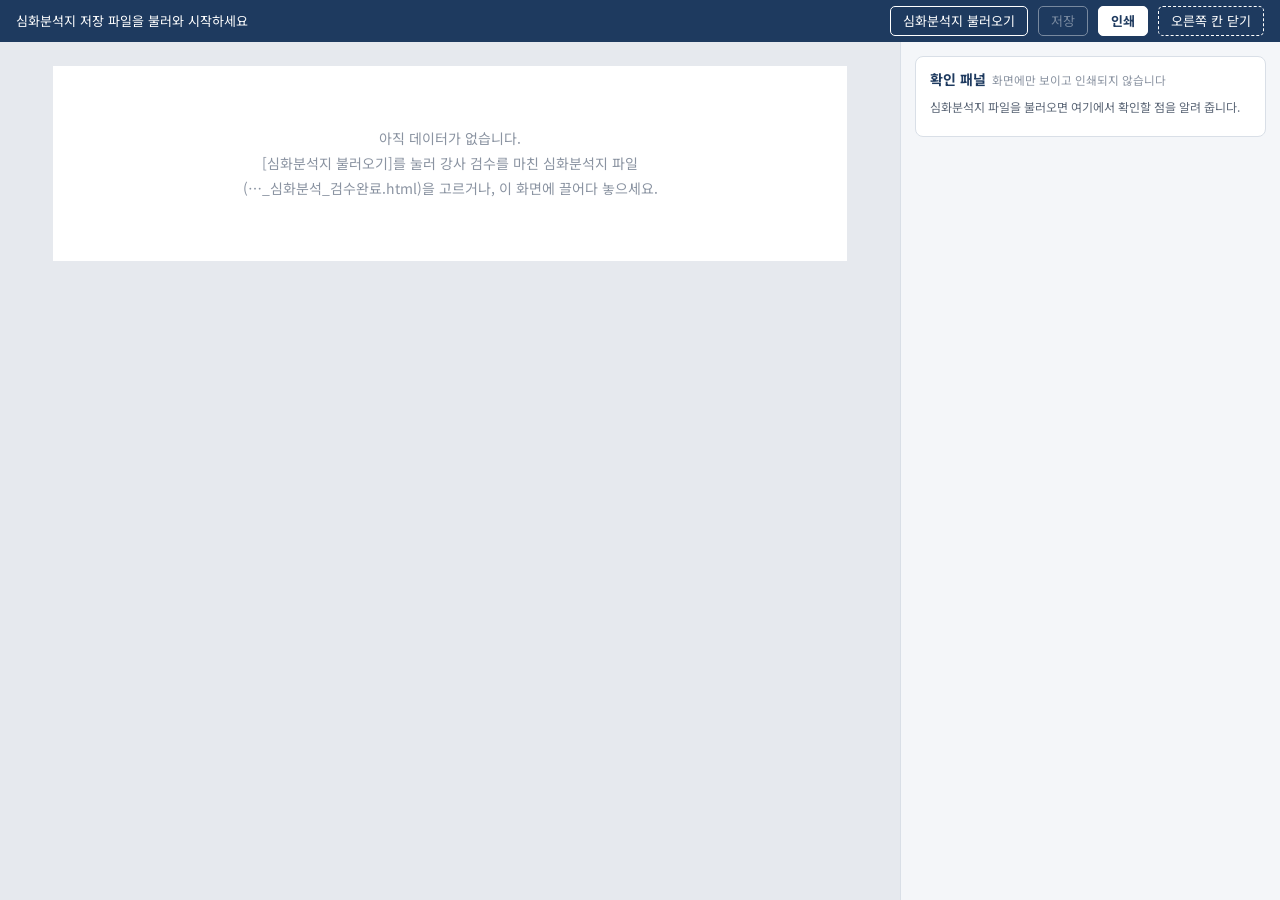
<file: tools/trend.html>
<!DOCTYPE html>
<!--
  에이닷 영어학원 세종아름지점 · 내신 경향분석지 템플릿 v3.12
  (v3.12 · 2026.10.30: 변형률 계산을 심화분석지 v3.13과 같게 — 짧은 원문 조각 보완 + 강사가 고친 형광펜 반영)
  (v3.11 · 2026.10.29: 심화분석지 v3.12와 같은 화면 배치 — 위쪽 도구 줄 한 줄, 오른쪽 칸에 확인 패널 + '총평 쓰기'(한 줄 요약·등급컷·특징·대비법). 오른쪽 칸에 쓰면 왼쪽 분석지에 바로 반영)
  (v3.10 · 2026.10.28: 출처 분류 교과서·모의고사·부교재·유인물·쌩외부지문·미확인 · 심화분석지 v3.9와 짝, 예전 '외부지문'은 '쌩외부지문'으로 집계)
  (v3.9 · 2026.10.28: 조교 단계 삭제에 맞춰 '조교 확인 전' 경고 삭제 · 심화분석지 v3.7과 짝)
  (v3.8 · 2026.10.28: 객관식 정답 분포 삭제, 총평을 등급컷(1·2등급+한 줄 평)·특징·대비법(각각 요약/객관식/주관식)으로 개편)
  (v3.7 · 2026.10.28: 문항 지도 삭제, '강사 총평' → '총평', 총평에 등급컷(1~4등급 최저 점수) 칸 추가)
  (v3.6 · 2026.10.28 · 표본 디자인 적용: 상단 띠·요약 카드·번호 섹션·도넛 그래프 / 심화분석지 템플릿 v3.5와 짝으로 사용)
  (v3.5 · 2026.10.27: 심화분석지 v3.5 불러오기로 자동 채움)

  흐름
  1. [강사] 심화분석지 검수를 마치고 [저장] → '…_심화분석_검수완료.html'
  2. [강사] 이 파일을 브라우저로 열고 [심화분석지 불러오기] → 위 파일 선택 (화면에 끌어다 놓아도 됨)
     → 출처·유형·변형·난이도·킬러가 자동으로 채워집니다. 따로 AI 작업이 없습니다.
  3. [강사] '한 줄 요약'(자동 문장, 고쳐 써도 됨), 총평의 등급컷과 특징·대비법(요약 한 줄, 객관식, 주관식)을 씁니다. → [저장]
     → 다운로드 폴더에 '…_경향분석.html'이 생깁니다.
  4. [인쇄] 또는 Ctrl+P / Cmd+P → 설정 변경 없이 그대로 인쇄 (보통 2쪽, 양면 인쇄 기준)

  자동 계산(심화분석지와 같은 고정 공식, 사람이 고치지 않음)
  - 변형률: 심화분석지 v3.13의 형광펜 단어 수 ÷ 시험 지문 전체 단어 수 (강사가 고친 형광펜 반영, 심화분석지 화면 숫자와 같음)
  - 변형 정도: 없음 5% 미만 · 하 5~25% · 중 25~75% · 상 75% 이상
  - 숫자가 이상하면 이 파일이 아니라 심화분석지에서 고친 뒤 다시 불러옵니다.
  디자인·계산 코드는 수정하지 않습니다.
-->
<html lang="ko">
<head>
<meta charset="utf-8">
<meta name="viewport" content="width=device-width, initial-scale=1">
<title>내신 경향분석</title>
<link rel="stylesheet" href="https://fonts.googleapis.com/css2?family=Noto+Sans+KR:wght@400;500;700;800&display=swap">
<style>
  /* ───────── 고정 디자인: 작업자는 이 부분을 수정하지 않습니다 ───────── */
  :root{ --navy:#1B2B4B; --blue:#2B5CA8; --ink:#1A2233; --sub:#5B6676; --faint:#8A93A1; --line:#D9DFE7; --card:#EEF3FA; --track:#E7ECF2;
         --c1:#2B5CA8; --c2:#1C2E52; --c3:#4A9A9B; --c4:#7FA9D8; --c5:#8E96C2; --c6:#BFC8D8; }
  *{box-sizing:border-box;-webkit-print-color-adjust:exact;print-color-adjust:exact}
  @page{size:A4;margin:0}
  html,body{margin:0;background:#E6E9EE}
  body{font-family:'Noto Sans KR','Apple SD Gothic Neo','Malgun Gothic',sans-serif;color:var(--ink);font-size:12.5px;line-height:1.5;word-break:keep-all}
  .sheet{width:794px;margin:24px auto;background:#fff;padding:0 46px}

  /* 매 쪽 반복되는 머리글·바닥글 */
  table.frame{width:100%;border-collapse:collapse}
  table.frame > thead td{padding:0}
  .topbar{height:0;border-top:6px solid var(--navy);margin:0 -46px}
  .run{display:flex;justify-content:space-between;font-size:11px;color:var(--sub);padding:12px 0 0;height:15mm}
  table.frame > tfoot td{height:14mm;vertical-align:bottom;padding:0 0 7mm}
  .foot{display:flex;justify-content:space-between;font-size:10.5px;color:var(--faint);border-top:1px solid var(--line);padding-top:6px}

  /* 표지 */
  .cover h1{margin:0;font-size:30px;font-weight:800;letter-spacing:-.6px;color:var(--navy);line-height:1.25}
  .cover .sub{margin:4px 0 0;font-size:12.5px;color:var(--sub)}
  .cover .range{margin:2px 0 0;font-size:11px;color:var(--faint)}
  .cover .rule{height:0;border-top:1.5px solid var(--navy);margin-top:12px}

  /* 요약 카드 */
  .sum{display:grid;grid-template-columns:repeat(3,1fr);background:var(--card);border:1px solid #E1E8F2;border-radius:8px;margin-top:14px;padding:11px 0}
  .sum > div{text-align:center;padding:0 10px}
  .sum > div + div{border-left:1px solid #CFD8E5}
  .sum .k{display:block;font-size:11.5px;color:var(--sub)}
  .sum .v{display:block;font-size:24px;font-weight:800;color:var(--navy);line-height:1.3;letter-spacing:-.4px}
  .sum .s{display:block;font-size:11px;color:var(--sub)}
  .headline{margin:12px 0 0;font-size:14px;font-weight:700;color:var(--navy);outline:none;border-radius:3px}
  .headline:focus{box-shadow:0 0 0 2px #C9D7EC}

  /* 번호 섹션 */
  .sec{margin-top:18px;break-inside:avoid}
  .sh{display:flex;align-items:baseline;gap:14px;border-bottom:1px solid var(--line);padding-bottom:6px}
  .sh .n{font-size:16px;font-weight:700;color:var(--blue)}
  .sh h2{margin:0;font-size:18px;font-weight:700;color:var(--navy);letter-spacing:-.3px}
  .sh small{margin-left:auto;font-size:10.5px;color:var(--faint)}
  .sb{display:grid;grid-template-columns:168px 1fr;gap:32px;align-items:start;padding-top:10px}

  /* 도넛 */
  .donut{position:relative;width:168px;height:168px}
  .donut svg{display:block;width:168px;height:168px}
  .donut .c{position:absolute;inset:0;display:flex;flex-direction:column;align-items:center;justify-content:center;text-align:center}
  .donut .c .l{font-size:11px;color:var(--sub);max-width:110px;white-space:nowrap;overflow:hidden;text-overflow:ellipsis}
  .donut .c .p{font-size:26px;font-weight:800;color:var(--navy);line-height:1.15;letter-spacing:-.5px}
  .donut .c .r{font-size:10.5px;color:var(--sub)}

  /* 범례 표 */
  .lg{width:100%;border-collapse:collapse}
  .lg th{font-size:10.5px;font-weight:400;color:var(--faint);text-align:left;padding:0 0 6px}
  .lg th.r,.lg td.r{text-align:right}
  .lg td{font-size:12.5px;padding:4px 0;vertical-align:middle}
  .lg td.r{font-size:12px;color:var(--sub);white-space:nowrap}
  .lg td.pc{font-size:14.5px;font-weight:800;color:var(--navy);text-align:right;width:62px;white-space:nowrap}
  .sw{display:inline-block;width:0;height:0;border:5.5px solid;border-radius:2px;vertical-align:-1px;margin-right:12px}
  .det{margin-top:8px;border-top:1px solid var(--line);padding-top:8px}
  .det .dh{font-size:11px;font-weight:700;color:var(--sub);margin-bottom:3px}
  .det .row{display:flex;justify-content:space-between;gap:10px;font-size:10.5px;color:var(--sub);line-height:1.6}
  .det .row span:first-child{min-width:0;overflow:hidden;text-overflow:ellipsis;white-space:nowrap}
  .det .row span:last-child{white-space:nowrap}
  .det .row b{color:var(--ink);font-weight:700}
  .note{font-size:10.5px;color:var(--faint);line-height:1.6}
  .chips{display:flex;flex-wrap:wrap;gap:4px 5px;margin-top:3px}
  .chip{border:1px solid var(--line);border-radius:3px;padding:0 6px;font-size:10.5px;color:var(--sub);white-space:nowrap}
  .chip b{color:var(--blue)}
  .star{color:var(--navy);font-weight:800}

  /* 총평 */
  .cutband{display:grid;grid-template-columns:auto auto 1fr;align-items:center;background:var(--card);border:1px solid #E1E8F2;border-radius:8px;margin-top:12px;padding:10px 0}
  .cutband > div{padding:0 22px}
  .cutband > div + div{border-left:1px solid #CFD8E5}
  .cutband .lab{font-size:14px;font-weight:700;color:var(--navy)}
  .cutband .gs{display:flex;gap:30px;align-items:baseline}
  .cutband .g{display:flex;align-items:baseline;gap:8px;white-space:nowrap}
  .cutband .g small{font-size:12px;color:var(--sub)}
  .cutv{display:inline-block;min-width:34px;text-align:center;font-size:26px;font-weight:800;color:var(--navy);line-height:1.15;outline:none;border-bottom:1px dashed transparent}
  .cutv:focus{border-bottom-color:var(--blue)}
  .cutv:empty::before{content:"—";color:#B4BBC6;font-weight:400}
  .cutband .g .u{font-size:12px;color:var(--sub)}
  .cutnote{font-size:12.5px;color:var(--ink);outline:none;min-height:18px}
  .cutnote:empty::before{content:attr(data-ph);color:#A9B0BB}
  .rv{display:grid;grid-template-columns:1fr 1fr;gap:18px;margin-top:12px}
  .rbox{border:1px solid #DCE3EE;border-radius:8px;overflow:hidden;break-inside:avoid}
  .rbox .rh{background:var(--card);padding:8px 16px;font-size:14px;font-weight:700;color:var(--navy);border-bottom:1px solid #E6ECF4}
  .rbox .rb{padding:10px 16px 12px;background:#FAFBFE}
  .rbox .lead{font-size:13px;font-weight:700;color:var(--navy);margin-bottom:6px}
  .rbox .lb{font-size:11.5px;font-weight:700;color:var(--blue);margin-top:8px}
  .ce{font-size:12px;line-height:1.65;min-height:20px;border:1px dashed var(--line);border-radius:4px;padding:3px 6px;outline:none;white-space:pre-line;text-align:justify}
  .ce.lead{min-height:0}
  .ce:focus{border-color:var(--blue);border-style:solid}
  .ce:empty::before{content:attr(data-ph);color:#A9B0BB;font-weight:400}
  .blank{display:none}
  .warnp{font-size:10.5px;color:#9A6A00;margin-top:8px}

  /* 화면 전용 */
  .toolbar{position:sticky;top:0;z-index:5;background:#1E3A5F;color:#fff;display:flex;align-items:center;gap:10px;padding:6px 16px;font-size:13px}
  .toolbar .p{margin-right:auto}
  .toolbar button{font:inherit;font-size:13px;border:1px solid #fff;background:transparent;color:#fff;border-radius:5px;padding:4px 12px;cursor:pointer}
  .toolbar button.main{background:#fff;color:#1E3A5F;font-weight:700}
  .toolbar button:disabled{opacity:.4;cursor:not-allowed}
  .panel{width:794px;margin:18px auto 0;background:#fff;border-radius:8px;padding:14px 18px;font-size:13px;border:1px solid var(--line)}
  .panel h2{margin:0 0 8px;font-size:14px;color:#1E3A5F}
  .panel h2 small{font-weight:400;color:var(--faint);margin-left:6px}
  .panel .saved{margin:0 0 8px;font-size:12px;color:var(--sub)} .panel .unsaved{color:#B42318;font-weight:700}
  .chk{display:grid;grid-template-columns:22px 1fr;gap:2px 6px;line-height:1.55}
  .chk .i{font-weight:800;text-align:center}
  .chk .ok{color:#1F7A4A} .chk .warn{color:#9A6A00} .chk .bad{color:#B42318} .chk .info{color:var(--faint)}
  .empty{padding:60px 0;text-align:center;color:var(--faint);font-size:14px;line-height:1.8}
  .drop{outline:3px dashed #F5C542;outline-offset:-10px}
  .edit-hint{font-size:10.5px;color:var(--faint);font-weight:400;margin-left:8px}

  @media print{
    html,body{background:#fff}
    .toolbar,.panel,.edit-hint,.side{display:none!important}
    .mainwrap{margin-right:0!important}
    .sheet{width:auto;margin:0;padding:0 13mm}
    .topbar{margin:0 -13mm}
    .ce{border:0;padding:0;min-height:0}
    .ce:empty{display:none}
    .cutv:empty::before,.cutnote:empty::before{content:''}
    .cutv:empty{min-width:46px;border-bottom:1px solid #9AA3AF;height:24px}
    .rbox .rb{background:#fff}
    .ce:empty + .blank{display:block}
    .blank i{display:block;height:7mm;border-bottom:1px dotted #9AA3AF}
  }
  @media screen and (max-width:860px){ .panel,.sheet{width:auto;margin-left:8px;margin-right:8px} .sb{grid-template-columns:1fr;justify-items:center} .sb > :last-child{width:100%} .rv{grid-template-columns:1fr} .cutband{grid-template-columns:1fr} .cutband > div + div{border-left:0;border-top:1px solid #CFD8E5;padding-top:8px;margin-top:8px} .topbar{margin:0 -46px} }

  /* ───────── v3.11 오른쪽 칸: 확인 패널 + 총평 쓰기 (화면 전용) ───────── */
  :root{ --sideW:380px; --tbH:41px; }
  .side{position:fixed;top:var(--tbH);right:0;bottom:0;width:var(--sideW);background:#F4F6F9;border-left:1px solid var(--line);overflow-y:auto;z-index:4;padding:14px 14px 40px;display:flex;flex-direction:column;gap:12px}
  body:not(.side-on) .side{display:none}
  body.side-on .mainwrap{margin-right:var(--sideW)}
  .side .panel{width:auto;margin:0;padding:12px 14px}
  .toolbar #btnSide{border-style:dashed}
  .toolbar button{white-space:nowrap;flex:none}
  .toolbar .p{min-width:0;overflow:hidden;text-overflow:ellipsis;white-space:nowrap}
  .wform{background:#fff;border:1px solid var(--line);border-radius:8px;padding:12px 14px;display:flex;flex-direction:column;gap:10px;font-size:13px}
  .wform h2{margin:0;font-size:14px;color:#1E3A5F} .wform h2 small{font-weight:400;color:var(--faint);margin-left:6px;font-size:11.5px}
  .wform h3{margin:4px 0 0;font-size:13px;color:#1E3A5F;border-top:1px solid #E3E8EE;padding-top:10px}
  .wf{display:flex;flex-direction:column;gap:3px;font-size:11.5px;color:var(--sub)}
  .wf input,.wf textarea{font:inherit;font-size:12.5px;color:var(--ink);border:1px solid var(--line);border-radius:4px;padding:5px 7px;background:#fff;width:100%;resize:vertical;line-height:1.55}
  .wf input:focus,.wf textarea:focus{outline:2px solid #1E3A5F;outline-offset:-1px}
  .wcut{display:grid;grid-template-columns:1fr 1fr;gap:8px}
  .wf .auto{align-self:flex-start;font:inherit;font-size:11.5px;border:0;background:none;color:#1E3A5F;text-decoration:underline;padding:0;cursor:pointer}
  .wnote{margin:0;font-size:11.5px;color:var(--faint);line-height:1.5}
  .flash{animation:flash 1.4s ease-out}
  @keyframes flash{0%{box-shadow:0 0 0 4px #F5C542}100%{box-shadow:0 0 0 4px transparent}}
  @media (max-width:1200px){ body.side-on .mainwrap{margin-right:0} .side{box-shadow:-8px 0 20px rgba(20,30,45,.18)} }
  @media (max-width:860px){ :root{ --sideW:100vw; } }
</style>
</head>
<body>


<div class="toolbar">
  <span class="p" id="progress"></span>
  <button type="button" id="btnLoad">심화분석지 불러오기</button><input type="file" id="fileIn" accept=".html,.htm,.json" hidden>
  <button type="button" id="btnSave">저장</button>
  <button type="button" class="main" id="btnPrint">인쇄</button>
  <button type="button" id="btnSide">오른쪽 칸 닫기</button>
</div>
<aside class="side" id="side"><div class="panel" id="panel"></div><div id="wform"></div></aside>

<div class="mainwrap"><div class="sheet"><div id="app"></div></div></div>

<!-- 데이터: 직접 고치지 않습니다. [심화분석지 불러오기]와 [저장]으로만 바뀝니다. -->
<script type="application/json" id="data">
{
 "meta": {
  "academy": "에이닷 영어학원 세종아름지점"
 },
 "groups": {},
 "items": []
}
</script>
<script>
(function(){
  /* ── 고정 목록·기준: 심화분석지 v3.5와 같음, 수정 금지 ── */
  const CATS  = ["교과서","모의고사","부교재","유인물","쌩외부지문","미확인"];
  const LEVEL = r => r==null ? null : r<5 ? '없음' : r<25 ? '하' : r<75 ? '중' : '상';
  const LV_CLASS = {'없음':'lv0','하':'lv1','중':'lv2','상':'lv3'};

  let D = JSON.parse(document.getElementById('data').textContent);
  let dirty = false;
  const app = document.getElementById('app');
  const $ = id => document.getElementById(id);
  const esc = s => String(s==null?'':s).replace(/[&<>"]/g, c => ({'&':'&amp;','<':'&lt;','>':'&gt;','"':'&quot;'}[c]));
  const isSubj = no => /^서[답술]/.test(no);
  const qLabel = no => isSubj(no) ? `서답형 ${String(no).replace(/^서[답술]형?\s*/,'')}` : `${no}번`;
  const qShort = no => isSubj(no) ? `서${String(no).replace(/^서[답술]형?\s*/,'')}` : String(no);
  const r1 = x => Math.round(x*10)/10;

  /* ── 변형률·형광펜 계산 v2 (심화분석지 v3.13 · 경향분석지 v3.12 공통 고정 공식, 수정 금지) ──────────
     ① 3단어 규칙: 시험 지문의 단어를 포함한 연속 3단어가 원문에 그대로 있으면 '원문 단어'.
     ② 짧은 원문 조각 보완: 원문과 시험지를 단어 순서대로 맞춰 본 뒤(최장 공통 부분열),
        바뀐 단어 사이에 낀 1~2단어 원문 조각도 '원문 단어'로 본다.
        조건: 조각 앞뒤의 바뀐 부분이 각각 3단어 이하이고, 한쪽이 지문 끝이거나 ①로 확인된 원문 단어에 붙어 있을 것.
     ③ 강사 조정: 강사가 형광펜을 추가(+)·삭제(-)·자동으로 되돌리기(0)한 단어는 그 결과를 따른다 (나중에 한 것이 우선).
     형광펜 = ①②로 찾은 새 단어 + ③ 조정.  변형률 = 형광펜 단어 수 ÷ 시험 지문 전체 단어 수.
     (A)·ⓐ·① 같은 기호와 빈칸 밑줄은 세지 않는다.                                                            */
  const WORD = /[A-Za-z]+(?:['’][A-Za-z]+)*/g;
  const blankLabels = s => String(s||'').replace(/\(\s*[A-Ea-e]\s*\)/g, m => ' '.repeat(m.length));
  function toks(s){ const out=[]; let m; const c = blankLabels(s); WORD.lastIndex=0;
    while((m=WORD.exec(c))) out.push({w:m[0].toLowerCase().replace(/’/g,"'"), a:m.index, b:m.index+m[0].length});
    return out; }
  function grams(t){ const g=new Set(); for(let i=0;i+2<t.length;i++) g.add(t[i].w+' '+t[i+1].w+' '+t[i+2].w); return g; }
  function cover(t, g){ return t.map((_,i)=>{ for(let k=i-2;k<=i;k++){ if(k<0||k+2>=t.length) continue;
      if(g.has(t[k].w+' '+t[k+1].w+' '+t[k+2].w)) return true; } return false; }); }
  const GAP = 3;
  const lcsMemo = new Map();
  function lcsPairs(te, to){
    const key = te.map(t=>t.w).join(' ') + '\u0000' + to.map(t=>t.w).join(' ');
    if(lcsMemo.has(key)) return lcsMemo.get(key);
    const n = te.length, m = to.length, W = m+1, L = new Uint16Array((n+1)*W);
    for(let i=n-1;i>=0;i--) for(let j=m-1;j>=0;j--)
      L[i*W+j] = te[i].w===to[j].w ? L[(i+1)*W+j+1]+1 : Math.max(L[(i+1)*W+j], L[i*W+j+1]);
    const pairs = []; let i=0, j=0;
    while(i<n && j<m){
      if(te[i].w===to[j].w && L[i*W+j]===L[(i+1)*W+j+1]+1){ pairs.push([i,j]); i++; j++; }
      else if(L[(i+1)*W+j] >= L[i*W+j+1]) i++; else j++; }
    if(lcsMemo.size>300) lcsMemo.clear(); lcsMemo.set(key, pairs); return pairs; }
  function shortFill(te, to, cov){
    const ext = cov.slice(), usedO = new Set(), B = [];
    lcsPairs(te, to).forEach(([i,j]) => { const b = B[B.length-1];
      if(b && b.e===i && b.oe===j){ b.e++; b.oe++; } else B.push({s:i, e:i+1, os:j, oe:j+1}); });
    B.forEach((b,k) => {
      if(b.e-b.s > 2) return;                                   // 3단어 이상은 ①에서 이미 확인됨
      let all = true; for(let x=b.s;x<b.e;x++) if(!cov[x]) all = false; if(all) return;
      const P = B[k-1], N = B[k+1];
      const gL = b.s - (P ? P.e : 0), gR = (N ? N.s : te.length) - b.e;
      if(gL>GAP || gR>GAP) return;
      if(P && gL>0 && b.os-P.oe > gL+GAP) return;               // 원문 쪽도 비슷한 길이가 바뀐 자리여야 함
      if(N && gR>0 && N.os-b.oe > gR+GAP) return;
      const solidL = !P || cov[P.e-1], solidR = !N || cov[N.s];
      if(!(solidL || solidR)) return;
      for(let x=b.s;x<b.e;x++) ext[x] = true; for(let y=b.os;y<b.oe;y++) usedO.add(y);
    });
    return {ext, usedO}; }
  /* 표시 기호([[ ]], ** **, n|)를 뺀 글자와 원래 위치 */
  function plainMap(s){ const plain=[], map=[]; let i=0;
    while(i<s.length){
      if(s.startsWith('[[',i)||s.startsWith(']]',i)){ i+=2; continue; }
      if(s.startsWith('**',i)){ const opening = (s.slice(0,i).match(/\*\*/g)||[]).length%2===0; i+=2; const m = s.slice(i).match(/^([\w가-힣]+)\|/); if(opening && m) i+=m[0].length; continue; }
      plain.push(s[i]); map.push(i); i++; }
    return {plain: plain.join(''), map}; }
  const reEsc = x => x.replace(/[.*+?^${}()|[\]\\]/g,'\\$&');
  const normWS = x => String(x||'').replace(/\s+/g,' ').trim();
  /* 지문의 줄(빈 줄 제외) 위치: n번째 줄 = 화면의 n번째 문장 줄 */
  function lineSpans(s){ const out=[]; let pos=0;
    String(s).split('\n').forEach(raw => { const t = raw.trim(); if(t){ const a = pos + raw.indexOf(t); out.push({a, b:a+t.length}); } pos += raw.length+1; });
    return out; }
  /* 강사 조정 하나({op,t,ln,at}) → 지문 글자 범위. 같은 줄에서 at에 가장 가까운 같은 글자를 찾음 (지문을 고쳐 못 찾으면 무시) */
  function opRange(s, L, o){
    const ln = L[o.ln], want = normWS(o.t); if(!ln || !want) return null;
    const line = s.slice(ln.a, ln.b), pm = plainMap(line), re = new RegExp(reEsc(want).replace(/ /g,'\\s+'),'g'); let m, best = null;
    while((m=re.exec(pm.plain))){ if(!m[0].length){ re.lastIndex++; continue; }
      if(!best || Math.abs(m.index-(o.at||0)) < Math.abs(best.i-(o.at||0))) best = {i:m.index, n:m[0].length}; }
    return best ? [ln.a + pm.map[best.i], ln.a + pm.map[best.i+best.n-1] + 1] : null; }
  /* v3.10~3.12에서 추가한 형광펜(문자열): 지문 전체에서 같은 글자를 모두 찾음 */
  function legacyRanges(s, list){ const out = [], {plain, map} = plainMap(s);
    (list||[]).forEach(ph => { const q = String(ph).trim(); if(!q) return; const re = new RegExp(reEsc(q).replace(/\s+/g,'\\s+'),'g'); let m;
      while((m=re.exec(plain))){ if(!m[0].length){ re.lastIndex++; continue; } out.push([map[m.index], map[m.index+m[0].length-1]+1]); } });
    return out; }
  /* st: 단어마다 0 원문 · 1 자동 형광펜 · 2 강사가 추가 · 3 강사가 지움(자동 형광펜이었던 단어)
     force = 원문이 없어도 강사 조정만으로 표시(보기 상자 등) */
  function analyze(exam, orig, adj, force){
    const noOrig = !orig || !String(orig).trim();
    if(!exam || (noOrig && !force)) return null;
    const s = String(exam), te = toks(s), to = noOrig ? [] : toks(orig);
    if(te.length<3 && !force) return null;
    const cov = noOrig ? te.map(()=>true) : cover(te, grams(to)), f = noOrig ? {ext:cov, usedO:new Set()} : shortFill(te, to, cov);
    const auto = f.ext.map(c=>!c), st = auto.map(x=>x?1:0);
    const put = (r, op) => { if(!r) return; te.forEach((t,k) => { if(t.a<r[1] && t.b>r[0]) st[k] = op==='+' ? 2 : op==='-' ? (auto[k]?3:0) : (auto[k]?1:0); }); };
    if(adj){ legacyRanges(s, adj.legacy).forEach(r=>put(r,'+')); const L = lineSpans(s); (adj.ops||[]).forEach(o=>put(opRange(s,L,o), o.op)); }
    const newN = st.filter(v=>v===1||v===2).length;
    return { rate: te.length ? Math.round(newN/te.length*100) : 0, te, to, st, adjusted: st.some(v=>v>=2),
             used: noOrig ? [] : cover(to, grams(te)).map((u,k)=>u||f.usedO.has(k)) };
  }
  /* 문항의 강사 조정: 문항 전용 지문이면 문항에, 공유 지문이면 묶음(groups)에 저장됨 */
  const adjOf = (o, f) => o ? {legacy: (o.hl||{})[f]||[], ops: (o.hlOps||{})[f]||[]} : null;
  function passAdj(it){ if(it.passage) return adjOf(it,'passage'); const g = it.group && D.groups ? D.groups[it.group] : null; return adjOf(g,'passage'); }
  function origOf(it){ const g = it.group && D.groups ? D.groups[it.group] : null; return it.original || (g && g.original) || ''; }
  function examOf(it){ const g = it.group && D.groups ? D.groups[it.group] : null; return it.passage || (g && g.passage) || ''; }
  function varOf(it){ const a = analyze(examOf(it), origOf(it), passAdj(it)); return a ? {rate:a.rate, level:LEVEL(a.rate)} : null; }

  /* ── 출처 세부: 출처 상세 글에서 단원만 뽑음 ── */
  function unitOf(s){ const d = String(s.detail||''); let m;
    if(s.cat==='교과서'){ if((m=d.match(/(\d+)\s*과/))) return m[1]+'과'; if((m=d.match(/lesson\s*(\d+)/i))) return 'Lesson '+(+m[1]); }
    if(s.cat==='부교재'){ if((m=d.match(/unit\s*(\d+)/i))) return 'UNIT '+(+m[1]); if((m=d.match(/(\d+)\s*강/))) return m[1]+'강'; }
    if(s.cat==='모의고사'){ if((m=d.match(/(\d{4})\s*년\s*(\d{1,2})\s*월/))) return m[1].slice(2)+'년 '+(+m[2])+'월'; }
    return ''; }
  function bookOf(s){ const d = String(s.detail||''); let m;
    if(s.cat==='부교재' && (m=d.match(/^(.*?)\s*(unit\s*\d+|\d+\s*강)/i))) return m[1].trim();
    if(s.cat==='교과서' && (m=d.match(/^(.*?)\s*(\d+\s*과|lesson\s*\d+)/i))) return m[1].trim();
    return ''; }
  function srcShort(r){ const u = r.unit;
    if(r.cat==='모의고사') return '모의 '+(u ? u.replace(/^(\d+)년 (\d+)월$/,'$1.$2') : '');
    if(r.cat==='부교재') return '부교 '+u.replace(/^UNIT /,'U');
    if(r.cat==='교과서') return '교과 '+u;
    if(r.cat==='쌩외부지문') return '쌩외부';
    if(r.cat==='유인물') return '유인물';
    return r.cat+(u?' '+u:''); }

  /* ── 집계 ── */
  function rowsOf(){
    return (D.items||[]).filter(it=>it.stem||it.type).map(it=>{
      const s = it.source||{}, e = it.eval||{};
      return { it, no:String(it.no), pts:Number(it.points)||0, type:it.type||'미분류', cat:s.cat==='외부지문'?'쌩외부지문':CATS.includes(s.cat)?s.cat:'미확인',
        unit:unitOf(s), book:bookOf(s), v:varOf(it), diff:e.difficulty||'', killer:!!e.killer, done:e.status==='done',
        methods:it.methods||[], answer:String(it.answer||'') };
    });
  }
  function agg(rows, key){ const m = new Map();
    rows.forEach(r=>{ const k = key(r); if(!m.has(k)) m.set(k,{k, n:0, pts:0, rows:[]}); const o = m.get(k); o.n++; o.pts+=r.pts; o.rows.push(r); });
    return [...m.values()].sort((a,b)=> b.n-a.n || b.pts-a.pts); }
  const avgRate = rows => { const v = rows.filter(r=>r.v); return v.length ? Math.round(v.reduce((s,r)=>s+r.v.rate,0)/v.length) : null; };
  const top = list => { if(!list.length) return null; const t = list.filter(o=>o.n===list[0].n && r1(o.pts)===r1(list[0].pts)); return t; };

  const PAL = ['var(--c1)','var(--c2)','var(--c3)','var(--c4)','var(--c5)','var(--c6)'];
  const LV_COLOR = {'상':'var(--c2)','중':'var(--c1)','하':'var(--c4)','없음':'var(--c6)'};
  const DF_COLOR = {'상':'var(--c2)','중':'var(--c1)','하':'var(--c4)'};
  const pctS = (a,b) => b ? (Math.round(a/b*1000)/10).toFixed(1)+'%' : '0%';

  /* 도넛: 배경 그래픽 설정과 관계없이 인쇄되도록 SVG 선으로 그림 */
  function donut(parts, total, center){
    const R = 80, C = 2*Math.PI*R, W = 34; let off = 0;
    const segs = parts.filter(p=>p.n>0).map(p=>{ const len = total ? p.n/total*C : 0;
      const s = `<circle r="${R}" cx="100" cy="100" fill="none" stroke="${p.color}" stroke-width="${W}" stroke-dasharray="${Math.max(0,len-1.5)} ${C}" stroke-dashoffset="${-off}" transform="rotate(-90 100 100)"/>`;
      off += len; return s; }).join('');
    return `<div class="donut"><svg viewBox="0 0 200 200" aria-hidden="true"><circle r="${R}" cx="100" cy="100" fill="none" stroke="var(--track)" stroke-width="${W}"/>${segs}</svg>
      <div class="c"><span class="l">${esc(center.l)}</span><span class="p">${esc(center.p)}</span><span class="r">${esc(center.r)}</span></div></div>`;
  }
  const sec = (n, title, note, body) => `<section class="sec"><div class="sh"><span class="n">${n} /</span><h2>${title}</h2><small>${esc(note)}</small></div>${body}</section>`;
  const lgRow = (color, name, mid, pc) => `<tr><td><i class="sw" style="border-color:${color}"></i>${name}</td><td class="r">${mid}</td><td class="pc">${pc}</td></tr>`;
  const lgHead = (a,b,c) => `<tr><th style="padding-left:23px">${a}</th><th class="r">${b}</th><th class="r">${c}</th></tr>`;

  /* ── 화면 그리기 ── */
  function render(){
    if(dirty) autosave();
    D.meta = D.meta||{}; D.items = D.items||[]; const m = D.meta, T = m.trend = m.trend||{};
    if(T.overall && !T.featObj){ T.featObj = T.overall; delete T.overall; } if(T.prep && !T.prepObj){ T.prepObj = T.prep; delete T.prep; }
    const rows = rowsOf(), bad = panel(rows);
    document.title = m.school ? `${m.school} ${m.grade} ${m.exam} 경향분석` : '내신 경향분석';
    $('progress').textContent = !rows.length ? '심화분석지 저장 파일을 불러와 시작하세요' :
      `${m.school||''} ${m.grade||''} ${m.exam||''} · 문항 ${rows.length}개 · 확인 필요 ${bad}`;
    $('btnSave').disabled = !rows.length;
    if(!rows.length){ $('wform').innerHTML = ''; formFor = null; app.innerHTML = `<div class="empty">아직 데이터가 없습니다.<br>[심화분석지 불러오기]를 눌러 강사 검수를 마친 심화분석지 파일<br>(…_심화분석_검수완료.html)을 고르거나, 이 화면에 끌어다 놓으세요.</div>`; return; }

    const N = rows.length, total = r1(rows.reduce((s,r)=>s+r.pts,0));
    const subj = rows.filter(r=>isSubj(r.no)), obj = rows.filter(r=>!isSubj(r.no));
    const sumPts = rs => r1(rs.reduce((s,r)=>s+r.pts,0));
    const pctOf = p => total ? Math.round(p/total*100) : 0;
    const byCat = agg(rows, r=>r.cat), byType = agg(rows, r=>r.type);
    const withV = rows.filter(r=>r.v), avg = avgRate(rows);
    const killers = rows.filter(r=>r.killer);
    const draft = rows.filter(r=>!r.done).length;

    /* 요약 카드 + 한 줄 요약 */
    const tc = top(byCat), tt = byType.slice(0,2).map(o=>o.k);
    const auto = `${tc.map(o=>o.k).join('·')} 중심 출제 · ${tt.join('·')} 비중이 가장 큼`;
    const sumCard = `<div class="sum">
      <div><span class="k">선택형</span><span class="v">${obj.length}문항</span><span class="s">${sumPts(obj)}점 · 배점의 ${pctOf(sumPts(obj))}%</span></div>
      <div><span class="k">서답형</span><span class="v">${subj.length}문항</span><span class="s">${sumPts(subj)}점 · 배점의 ${pctOf(sumPts(subj))}%</span></div>
      <div><span class="k">전체 구성</span><span class="v">${N}문항</span><span class="s">${total}점 · 킬러 ${killers.length}문항</span></div></div>
      <p class="headline" contenteditable="true" data-k="headline" data-auto="${esc(auto)}">${esc(T.headline||auto)}</p>`;

    /* 01 출제 출처 구성 */
    const catParts = byCat.map((o,i)=>({...o, color:PAL[i%PAL.length]}));
    const srcDet = byCat.filter(o=>!['쌩외부지문','유인물','미확인'].includes(o.k)).flatMap(o=>{
      const lines = [];
      agg(o.rows, r=>r.book).forEach(b=>{
        agg(b.rows, r=>r.unit||'기타').sort((x,y)=> y.n-x.n || String(x.k).localeCompare(String(y.k),'ko',{numeric:true})).forEach(u=>{
          lines.push(`<div class="row"><span>${esc(o.k)}${b.k?' · '+esc(b.k):''} · ${esc(u.k)}</span><span>${u.n}문항 · ${r1(u.pts)}점</span></div>`); });
      });
      return lines; });
    byCat.filter(o=>['유인물','쌩외부지문','미확인'].includes(o.k)).forEach(o=> srcDet.push(`<div class="row"><span>${esc(o.k)}</span><span>${o.n}문항 · ${r1(o.pts)}점</span></div>`));
    const s01 = sec('01','출제 출처 구성',`전체 ${N}문항 기준`, `<div class="sb">
      ${donut(catParts, N, {l:tc[0].k, p:pctS(tc[0].n,N), r:`${tc[0].n} / ${N}문항`})}
      <div><table class="lg">${lgHead('출처','문항 수 · 배점','비율')}
        ${catParts.map(o=>lgRow(o.color, esc(o.k), `${o.n}문항 · ${r1(o.pts)}점`, pctS(o.n,N))).join('')}</table>
        ${srcDet.length?`<div class="det"><div class="dh">출처별 세부 구성</div>${srcDet.join('')}</div>`:''}</div></div>`);

    /* 02 문제 유형 */
    const TOPN = 5, typeParts = byType.slice(0,TOPN).map((o,i)=>({...o, color:PAL[i]}));
    const rest = byType.slice(TOPN);
    if(rest.length) typeParts.push({k:`그 외 ${rest.length}가지`, n:rest.reduce((s,o)=>s+o.n,0), pts:rest.reduce((s,o)=>s+o.pts,0), color:PAL[5]});
    const subjTypes = agg(subj, r=>r.type);
    const s02 = sec('02','문제 유형',`유형 ${byType.length}가지 · 전체 ${N}문항 기준`, `<div class="sb">
      ${donut(typeParts, N, {l:byType[0].k, p:pctS(byType[0].n,N), r:`${byType[0].n} / ${N}문항`})}
      <div><table class="lg">${lgHead('유형','문항 수 · 배점','비율')}
        ${typeParts.map(o=>lgRow(o.color, esc(o.k), `${o.n}문항 · ${r1(o.pts)}점`, pctS(o.n,N))).join('')}</table>
        ${(rest.length||subj.length)?`<div class="det">
          ${rest.length?`<div class="row"><span>그 외: ${rest.map(o=>`${esc(o.k)} ${o.n}`).join(' · ')}</span><span></span></div>`:''}
          ${subj.length?`<div class="row"><span>서답형 ${subj.length}문항: ${subjTypes.map(o=>`${esc(o.k)} ${o.n}`).join(' · ')}</span><span>${sumPts(subj)}점</span></div>`:''}</div>`:''}</div></div>`);

    /* 03 변형 정도 */
    const lvs = ['상','중','하','없음'].map(L=>({k:L, rs:rows.filter(r=>r.v && r.v.level===L)})).map(o=>({...o, n:o.rs.length, pts:sumPts(o.rs), color:LV_COLOR[o.k]}));
    const lvName = {'상':'상 (75% 이상)','중':'중 (25~75%)','하':'하 (5~25%)','없음':'없음 (5% 미만)'};
    const noV = rows.filter(r=>!r.v), big = rows.filter(r=>r.v && r.v.level==='상');
    const meth = agg(rows.flatMap(r=>r.methods.map(x=>({...r, mk:x}))), r=>r.mk);
    const s03 = sec('03','변형 정도',`원문과 비교한 ${withV.length}문항 기준`, `<div class="sb">
      ${donut(lvs, withV.length, {l:'평균 변형률', p:avg==null?'—':avg+'%', r:avg==null?'원문 없음':`변형 ${LEVEL(avg)}`})}
      <div><table class="lg">${lgHead('변형 정도','문항 수 · 배점','비율')}
        ${lvs.map(o=>lgRow(o.color, lvName[o.k], `${o.n}문항 · ${o.pts}점`, pctS(o.n, withV.length))).join('')}</table>
        <div class="det"><div class="dh">자주 쓴 변형 방식</div>
          <div class="chips">${meth.slice(0,8).map(o=>`<span class="chip">${esc(o.k)} <b>${o.n}</b></span>`).join('')||'<span class="note">—</span>'}</div>
          ${big.length?`<div class="note" style="margin-top:5px">변형 '상' 문항: ${esc(big.map(r=>qShort(r.no)).join(', '))}</div>`:''}
          ${noV.length?`<div class="note">원문 없음(변형률 계산 안 됨): ${esc(noV.map(r=>qShort(r.no)).join(', '))}</div>`:''}</div></div></div>`);

    /* 04 난이도 · 킬러 */
    const dfs = ['상','중','하'].map(d=>({k:d, rs:rows.filter(r=>r.diff===d)})).map(o=>({...o, n:o.rs.length, pts:sumPts(o.rs), color:DF_COLOR[o.k]}));
    const s04 = sec('04','난이도 · 킬러',`전체 ${N}문항 기준`, `<div class="sb">
      ${donut(dfs, N, {l:'고난도(상)', p:`${dfs[0].n}문항`, r:`${dfs[0].pts}점 · 배점의 ${pctOf(dfs[0].pts)}%`})}
      <div><table class="lg">${lgHead('난이도','문항 수 · 배점','비율')}
        ${dfs.map(o=>lgRow(o.color, o.k, `${o.n}문항 · ${o.pts}점`, pctS(o.n,N))).join('')}</table>
        <div class="det"><div class="dh">킬러 ${killers.length}문항</div>
          ${killers.length ? killers.map(r=>`<div class="row"><span><span class="star">★</span> ${esc(qLabel(r.no))} · ${esc(r.type)} · ${esc(srcShort(r))}</span><span>${r.pts}점${r.v?' · 변형 '+r.v.rate+'%':''}</span></div>`).join('') : '<div class="note">킬러 문항 없음</div>'}</div></div></div>`);

    /* 05 총평: 등급컷 · 특징 · 대비법 */
    const ed = (k, ph, cls='') => `<div class="ce ${cls}" contenteditable="true" data-k="${k}" data-ph="${esc(ph)}">${esc(T[k]||'')}</div><div class="blank">${cls==='lead'?'<i></i>':'<i></i><i></i>'}</div>`;
    const part = (label, k, ph) => `<div class="lb">${label}</div>${ed(k, ph)}`;
    const rbox = (title, pre, ph) => `<div class="rbox"><div class="rh">${title}</div><div class="rb">
        ${ed(pre+'Lead', ph.lead, 'lead')}
        ${part('객관식', pre+'Obj', ph.obj)}
        ${subj.length?part('주관식', pre+'Subj', ph.subj):''}</div></div>`;
    const s05 = sec('05','총평', m.reviewer?`검수 ${m.reviewer}`:'', `
      <div class="cutband">
        <div class="lab">등급컷</div>
        <div class="gs">${[1,2].map(i=>`<span class="g"><small>${i}등급</small><span class="cutv" contenteditable="true" data-k="cut${i}">${esc(T['cut'+i]||'')}</span><span class="u">점</span></span>`).join('')}</div>
        <div><div class="cutnote" contenteditable="true" data-k="cutNote" data-ph="예: 전반적으로 어려운 시험이었습니다.">${esc(T.cutNote||'')}</div></div>
      </div>
      <div class="rv">
        ${rbox('특징','feat',{lead:'예: 지문 변형이 매우 많았던 시험입니다.', obj:'예: 원문 암기보다 바뀐 지문의 이해가 중요했습니다. 글의 흐름과 핵심을 정확히 파악해야 했습니다.', subj:'예: 본문 빈칸·요약문 완성은 6문항으로, 단어 형태·철자가 중요합니다. 2번은 부분점수가 없고, 9번은 답안 기호를 반드시 써야 합니다.'})}
        ${rbox('대비법','prep',{lead:'예: 원문 이해와 변형 지문 연습이 필요합니다.', obj:'예: 원문과 변형 지문을 비교하며 달라진 내용을 확인해야 합니다. 바뀐 지문을 기준으로 글의 흐름과 핵심을 파악하고, 선택지의 근거를 찾는 연습이 필요합니다.', subj:'예: 핵심 단어를 문장 속 빈칸에 직접 쓰며 단어 형태·철자를 확인해야 합니다. 부분점수 유무와 기호 등 답안 조건도 함께 점검해야 합니다.'})}
      </div>
      ${draft?`<p class="warnp">※ 강사 검수 전(AI 초안) 문항 ${draft}개가 포함된 자료입니다.</p>`:''}`);

    app.innerHTML = `
      <table class="frame">
        <thead><tr><td><div class="topbar"></div><div class="run"><span>${esc(m.school)} ${esc(m.grade)} · ${esc(m.academy)}</span><span>${esc(m.exam)}</span></div></td></tr></thead>
        <tfoot><tr><td><div class="foot"><span>${esc(m.date||'')} · 내신 경향분석</span><span>${esc(m.school)} ${esc(m.grade)} ${esc(m.exam)}</span></div></td></tr></tfoot>
        <tbody><tr><td>
          <section class="cover">
            <h1>내신 경향분석</h1>
            <p class="sub">출제 출처와 문제 유형을 한눈에 보는 시험 분석${m.reviewer?` · 검수 ${esc(m.reviewer)}`:''}</p>
            ${m.range?`<p class="range">시험범위 · ${esc(m.range)}</p>`:''}
            <div class="rule"></div>
          </section>
          ${sumCard}
          ${s01}${s02}${s03}${s04}${s05}
        </td></tr></tbody>
      </table>`;
    buildForm(subj.length>0, auto);
  }

  /* ── v3.11 총평 쓰기 (오른쪽 칸): 쓰는 대로 왼쪽 분석지에 반영 ── */
  let formFor = null, tmr = null;
  const FIELDS = (hasSubj) => [
    ['h','한 줄 요약','요약 카드 아래 굵은 한 줄'],
    ['headline','한 줄 요약','', 'input'],
    ['h','등급컷','성적이 나오면 적기 · 비우면 인쇄본에 빈칸'],
    ['cut','',''],
    ['cutNote','등급컷 한 줄 평','예: 전반적으로 어려운 시험이었습니다.','input'],
    ['h','특징',''],
    ['featLead','요약 한 줄','예: 지문 변형이 매우 많았던 시험입니다.','input'],
    ['featObj','객관식','예: 원문 암기보다 바뀐 지문의 이해가 중요했습니다.','ta'],
    ...(hasSubj?[['featSubj','주관식','예: 단어 형태·철자, 부분점수 유무, 답안 조건','ta']]:[]),
    ['h','대비법',''],
    ['prepLead','요약 한 줄','예: 원문 이해와 변형 지문 연습이 필요합니다.','input'],
    ['prepObj','객관식','예: 원문과 변형 지문을 비교하며 달라진 내용을 확인해야 합니다.','ta'],
    ...(hasSubj?[['prepSubj','주관식','예: 핵심 단어를 직접 쓰며 형태·철자를 확인해야 합니다.','ta']]:[])
  ];
  function buildForm(hasSubj, auto){
    const key = examKey(D)+'|'+hasSubj;
    if(formFor===key){ syncForm(auto); return; }
    formFor = key; const T = D.meta.trend||{};
    const f = (k, label, ph, kind) => `<label class="wf"><span>${label}</span>${kind==='ta'
      ? `<textarea data-w="${k}" rows="4" placeholder="${esc(ph)}">${esc(T[k]||'')}</textarea>`
      : `<input data-w="${k}" value="${esc(T[k]||'')}" placeholder="${esc(ph)}">`}</label>`;
    let h = `<div class="wform"><h2>총평 쓰기<small>쓰는 대로 왼쪽 분석지에 반영 · 저장은 위쪽 [저장]</small></h2>`;
    FIELDS(hasSubj).forEach(([k,label,ph,kind]) => {
      if(k==='h'){ h += `<h3>${label}${ph?` <small style="font-weight:400;color:var(--faint);font-size:11px">${esc(ph)}</small>`:''}</h3>`; return; }
      if(k==='cut'){ h += `<div class="wcut">${[1,2].map(i=>`<label class="wf"><span>${i}등급 (점)</span><input data-w="cut${i}" inputmode="decimal" value="${esc(T['cut'+i]||'')}" placeholder="예: ${i===1?'92':'84'}"></label>`).join('')}</div>`; return; }
      if(k==='headline'){ h += `<label class="wf"><span>비우면 자동 문장</span><input data-w="headline" value="${esc(T.headline||'')}" placeholder="${esc(auto)}"></label>`; return; }
      h += f(k, label, ph, kind); });
    h += `<p class="wnote">왼쪽 분석지의 칸을 눌러 직접 써도 됩니다. 비운 칸은 인쇄본에 손글씨 줄로 나옵니다.</p></div>`;
    $('wform').innerHTML = h;
  }
  function syncForm(auto){ const T = D.meta.trend||{};
    $('wform').querySelectorAll('[data-w]').forEach(el => { if(el===document.activeElement) return; el.value = T[el.dataset.w]||''; if(el.dataset.w==='headline') el.placeholder = auto; }); }
  const normW = (k, t) => { t = String(t||'');
    if(k==='headline' || k==='cutNote' || /Lead$/.test(k)) t = t.replace(/\s*\n\s*/g,' ');
    if(/^cut\d$/.test(k)) t = t.replace(/\s+/g,'').replace(/점(이상)?$/,'');
    return t.replace(/\n{3,}/g,'\n\n'); };
  $('wform').addEventListener('input', ev => { const k = ev.target.dataset.w; if(!k) return;
    const T = D.meta.trend = D.meta.trend||{}; T[k] = normW(k, ev.target.value); dirty = true;
    clearTimeout(tmr); tmr = setTimeout(()=>{ const y = window.scrollY; render(); window.scrollTo(0,y); }, 250); });
  $('wform').addEventListener('change', ev => { const k = ev.target.dataset.w; if(!k) return; const T = D.meta.trend||{}; T[k] = (T[k]||'').trim(); });
  /* 칸에 들어가면 왼쪽 분석지의 같은 자리로 이동 */
  $('wform').addEventListener('focusin', ev => { const k = ev.target.dataset.w; if(!k) return;
    const el = app.querySelector(`[data-k="${k}"]`); if(!el) return;
    const r = el.getBoundingClientRect(); if(r.top < 60 || r.bottom > window.innerHeight-20) el.scrollIntoView({behavior:'smooth', block:'center'});
    const box = el.closest('.rbox,.cutband') || el; box.classList.remove('flash'); void box.offsetWidth; box.classList.add('flash'); });

  /* 오른쪽 칸 열기·닫기 (넓은 화면은 기본으로 열림) */
  const SKEY = 'adot-trend-side';
  function setSide(on, remember){ document.body.classList.toggle('side-on', on); $('btnSide').textContent = on ? '오른쪽 칸 닫기' : '오른쪽 칸 열기';
    if(remember){ try{ localStorage.setItem(SKEY, on?'1':'0'); }catch(e){} } }
  $('btnSide').onclick = () => setSide(!document.body.classList.contains('side-on'), true);
  const tbH = () => document.documentElement.style.setProperty('--tbH', document.querySelector('.toolbar').offsetHeight+'px');
  window.addEventListener('resize', tbH);
  (()=>{ let pref = null; try{ pref = localStorage.getItem(SKEY); }catch(e){}
    setSide(pref==null ? window.innerWidth>=1200 : pref==='1'); tbH();
    if(pref==null) window.addEventListener('resize', () => { let p2 = null; try{ p2 = localStorage.getItem(SKEY); }catch(e){} if(p2==null) setSide(window.innerWidth>=1200); }); })();


  /* ── 확인 패널 (화면 전용) ── */
  function panel(rows){
    const m = D.meta||{}, L = [];
    if(rows.length){
      const pts = r1(rows.reduce((s,r)=>s+r.pts,0));
      L.push([Math.abs(pts-100)<0.05?'ok':'warn', `문항 ${rows.length}개 · 배점 합계 ${pts}점${Math.abs(pts-100)<0.05?'':' → 심화분석지에서 배점·문항 누락 확인'}`]);
      const draft = rows.filter(r=>!r.done);
      if(draft.length) L.push(['warn', `강사 검수 전 ${draft.length}문항: ${draft.map(r=>qShort(r.no)).join(', ')} → 난이도·킬러가 AI 초안입니다. 인쇄본에도 표시됩니다`]);
      const ans = rows.filter(r=>r.it.answerCheck && r.it.answerCheck.result && r.it.answerCheck.result!=='일치' && !r.it.answerCheck.decision);
      if(ans.length) L.push(['warn', `정답 확인이 끝나지 않은 문항: ${ans.map(r=>qShort(r.no)).join(', ')} → 심화분석지에서 [정답 확인]`]);
      const unk = rows.filter(r=>r.cat==='미확인' || (r.it.source&&r.it.source.status==='자료상 미확인'));
      if(unk.length) L.push(['warn', `출처 미확인: ${unk.map(r=>qShort(r.no)).join(', ')} → 경향분석에 '미확인'으로 집계됩니다`]);
      const noU = rows.filter(r=>['교과서','부교재','모의고사'].includes(r.cat) && !r.unit);
      if(noU.length) L.push(['info', `출처 상세에서 단원·회차를 못 읽은 문항: ${noU.map(r=>qShort(r.no)).join(', ')} → '기타'로 묶입니다 (예: '1과', 'UNIT 14', '2026년 9월'처럼 적으면 읽힘)`]);
      const noV = rows.filter(r=>!r.v);
      if(noV.length) L.push(['info', `원문이 없어 변형률을 계산하지 않은 문항: ${noV.map(r=>qShort(r.no)).join(', ')}`]);
      const T = m.trend||{};
      const need = ['featLead','featObj','prepLead','prepObj'].concat(rows.some(r=>isSubj(r.no))?['featSubj','prepSubj']:[]);
      if(need.some(k=>!(T[k]||T[k==='featObj'?'overall':k==='prepObj'?'prep':'']||'').trim())) L.push(['warn','총평의 특징·대비법 칸을 채워 주세요 (비워 두면 인쇄본에 손글씨 줄이 나옵니다)']);
      if(![1,2].some(i=>(T['cut'+i]||'').trim())) L.push(['info','등급컷이 비어 있습니다 → 성적이 나오면 총평의 1·2등급 칸에 적거나, 인쇄본 빈칸에 직접 적습니다']);
      if(!L.filter(x=>x[0]==='bad'||x[0]==='warn').length) L.push(['ok','확인 항목 이상 없음 · 바로 인쇄할 수 있습니다']);
    }
    const icon = {ok:'✓',bad:'✕',warn:'!',info:'·'};
    $('panel').innerHTML = `<h2>확인 패널<small>화면에만 보이고 인쇄되지 않습니다</small></h2>
      ${m.srcFile?`<p class="saved">불러온 심화분석지: <b>${esc(m.srcFile)}</b>${m.savedAt?` (심화분석지 저장 ${esc(new Date(m.savedAt).toLocaleString())})`:''}</p>`:''}
      ${m.trendFile?`<p class="saved">마지막 저장 파일: <b>${esc(m.trendFile)}</b> (다운로드 폴더)${dirty?' · <span class="unsaved">저장 후 바뀐 내용 있음</span>':''}</p>`:''}
      ${L.length?`<div class="chk">${L.map(([l,t])=>`<span class="i ${l}">${icon[l]}</span><span>${esc(t)}</span>`).join('')}</div>`:'<p class="saved">심화분석지 파일을 불러오면 여기에서 확인할 점을 알려 줍니다.</p>'}`;
    return L.filter(x=>x[0]==='bad'||x[0]==='warn').length;
  }

  /* 총평 입력 */
  app.addEventListener('keydown', ev => { if(ev.key==='Enter' && ev.target.classList && (ev.target.classList.contains('cutv') || ev.target.classList.contains('cutnote') || ev.target.classList.contains('headline'))){ ev.preventDefault(); ev.target.blur(); } });
  app.addEventListener('focusout', ev => {
    const k = ev.target.dataset && ev.target.dataset.k; if(!k) return;
    let t = ev.target.innerText.replace(/\n{3,}/g,'\n\n').trim(); const T = D.meta.trend = D.meta.trend||{};
    if(k==='headline'){ t = t.replace(/\s*\n\s*/g,' '); if(t===ev.target.dataset.auto) t=''; }
    if(/^cut\d$/.test(k)) t = t.replace(/\s+/g,'').replace(/점(이상)?$/,'');
    if(k==='cutNote') t = t.replace(/\s*\n\s*/g,' ');
    if(t !== (T[k]||'')){ T[k] = t; dirty = true; const y = window.scrollY; render(); window.scrollTo(0,y); }
  });

  /* ── 불러오기: 심화분석지 저장 파일(HTML) 또는 JSON, 저장한 경향분석 파일도 가능 ── */
  const examKey = d => [d.meta&&d.meta.school, d.meta&&d.meta.grade, d.meta&&d.meta.exam].join('|');
  function readFile(f){
    if(!f) return; const r = new FileReader();
    r.onload = () => { try{
        let t = String(r.result), nd;
        if(/<html/i.test(t)){ const doc = new DOMParser().parseFromString(t,'text/html'), el = doc.getElementById('data'); if(!el) throw new Error('심화분석지 파일이 아닙니다'); nd = JSON.parse(el.textContent); }
        else nd = JSON.parse(t);
        if(!nd.meta || !Array.isArray(nd.items) || !nd.items.length) throw new Error('심화분석지 데이터가 없습니다');
        const same = D.items && D.items.length && examKey(D)===examKey(nd);
        if(D.items && D.items.length && !same && !confirm('지금 화면은 다른 시험입니다. 지우고 불러온 파일로 바꿀까요?')) return;
        const keepT = same && D.meta.trend && (D.meta.trend.overall||D.meta.trend.prep) ? D.meta.trend : null;
        D = nd; D.meta = D.meta||{};
        if(!D.meta.trend && keepT) D.meta.trend = keepT;
        if(!/경향분석/.test(f.name)) D.meta.srcFile = f.name;
        dirty = true; render();
      }catch(e){ alert('불러올 수 없습니다: ' + e.message); } };
    r.readAsText(f, 'utf-8');
  }
  $('btnLoad').onclick = () => $('fileIn').click();
  $('fileIn').onchange = ev => { readFile(ev.target.files[0]); ev.target.value=''; };
  document.addEventListener('dragover', ev => { ev.preventDefault(); document.body.classList.add('drop'); });
  document.addEventListener('dragleave', ev => { if(!ev.relatedTarget) document.body.classList.remove('drop'); });
  document.addEventListener('drop', ev => { ev.preventDefault(); document.body.classList.remove('drop'); readFile(ev.dataTransfer.files[0]); });

  /* ── 저장: 이 화면 그대로 새 HTML 파일로 내려받기 ── */
  $('btnPrint').onclick = () => { const a = document.activeElement; if(a && a.blur) a.blur(); setTimeout(()=>window.print(), 50); };
  $('btnSave').onclick = () => {
    const a = document.activeElement; if(a && a.blur) a.blur();
    const m = D.meta; m.trendSavedAt = new Date().toISOString();
    const name = [m.school,m.grade,m.exam].filter(Boolean).join('_').replace(/\s+/g,'_') + '_경향분석.html';
    m.trendFile = name;
    const clone = document.documentElement.cloneNode(true);
    clone.querySelector('#app').innerHTML = ''; clone.querySelector('#panel').innerHTML = ''; clone.querySelector('#wform').innerHTML = '';
    clone.querySelector('body').classList.remove('side-on');
    clone.querySelector('body').classList.remove('drop');
    clone.querySelector('#data').textContent = '\n' + JSON.stringify(D, null, 1).replace(/<\//g,'<\\/') + '\n';
    const blob = new Blob(['<!DOCTYPE html>\n' + clone.outerHTML], {type:'text/html'});
    const url = URL.createObjectURL(blob), link = document.createElement('a');
    link.href = url; link.download = name; document.body.appendChild(link); link.click(); link.remove();
    setTimeout(()=>URL.revokeObjectURL(url), 1000); dirty = false; autosave(); render();
    alert(`저장했습니다: ${name}\n\n· 컴퓨터의 '다운로드' 폴더에 새로 생깁니다. 처음 연 템플릿 파일은 바뀌지 않습니다.\n· 다시 고칠 때는 이 파일을 더블클릭해 열면 됩니다.`);
  };

  /* ── 자동 보관: 같은 컴퓨터·같은 브라우저에서 창을 닫았다 다시 열 때 이어서 작업 ── */
  const AKEY = 'adot-trend-v3';
  function autosave(){ try{ if(!D.items || !D.items.length) return; const all = JSON.parse(localStorage.getItem(AKEY)||'{}');
      all[examKey(D)] = {at: new Date().toISOString(), data: D}; localStorage.setItem(AKEY, JSON.stringify(all)); }catch(e){} }
  function restoreOffer(){ try{
      const all = JSON.parse(localStorage.getItem(AKEY)||'{}'); let cand = null;
      if(D.items.length){ const c = all[examKey(D)]; if(c && (!D.meta.trendSavedAt || c.at > D.meta.trendSavedAt) && JSON.stringify(c.data)!==JSON.stringify(D)) cand = c; }
      else Object.values(all).forEach(c => { if(!cand || c.at > cand.at) cand = c; });
      if(cand && confirm(`이 컴퓨터에 자동 보관된 경향분석 작업이 있습니다.\n${[cand.data.meta.school,cand.data.meta.grade,cand.data.meta.exam].join(' ')} · ${new Date(cand.at).toLocaleString()}\n\n이어서 작업할까요?`)){ D = cand.data; dirty = true; }
    }catch(e){} }
  window.addEventListener('beforeunload', ev => { if(dirty){ ev.preventDefault(); ev.returnValue=''; } });

  D.items = D.items||[];
  restoreOffer();
  render();
})();
</script>
</body>
</html>
</file>
<file: assets/hub.css>
/* 에이닷 내신 분석실 · 디자인
   레이아웃: 왼쪽 고정 메뉴(접기 가능) + (안내/프롬프트: 읽는 페이지) / (분석지: 템플릿을 화면 가득 띄우는 작업 공간)
   색: 템플릿과 같은 남색을 기준으로, 심화분석지의 형광펜 노랑을 강조색으로 씀 */
:root{
  --navy:#1E3A5F;      /* 템플릿 accent */
  --ink:#17202C;
  --sub:#4E5A6A;
  --faint:#7C8796;
  --paper:#F3F5F8;
  --card:#FFFFFF;
  --line:#D6DDE6;
  --soft:#E8EDF3;
  --hl:#FFE27A;        /* 형광펜 */
  --hl-ink:#17202C;
  --ok:#1F7A4A;
  --on-navy:#FFFFFF;
  --shadow:0 1px 2px rgba(23,32,44,.06),0 6px 24px rgba(23,32,44,.06);
  --f-ui:'IBM Plex Sans KR','Apple SD Gothic Neo','Malgun Gothic',sans-serif;
  --f-mono:'IBM Plex Mono',ui-monospace,'SFMono-Regular',Menlo,Consolas,monospace;
  --hdr:0px;
  color-scheme:light;
}
@media (prefers-color-scheme: dark){ :root:not([data-theme="light"]){
  --navy:#9DBDE3; --ink:#E6ECF3; --sub:#AAB5C3; --faint:#7F8B9B; --paper:#0F151D; --card:#161F2A;
  --line:#2A3746; --soft:#1D2835; --hl:#E8C94E; --hl-ink:#17202C; --ok:#5BC08A; --on-navy:#0F151D;
  --shadow:0 1px 2px rgba(0,0,0,.3),0 6px 24px rgba(0,0,0,.25); color-scheme:dark; } }
:root[data-theme="dark"]{
  --navy:#9DBDE3; --ink:#E6ECF3; --sub:#AAB5C3; --faint:#7F8B9B; --paper:#0F151D; --card:#161F2A;
  --line:#2A3746; --soft:#1D2835; --hl:#E8C94E; --hl-ink:#17202C; --ok:#5BC08A; --on-navy:#0F151D;
  --shadow:0 1px 2px rgba(0,0,0,.3),0 6px 24px rgba(0,0,0,.25); color-scheme:dark; }

*{box-sizing:border-box}
html,body{margin:0}
body{background:var(--paper);color:var(--ink);font-family:var(--f-ui);font-size:15px;line-height:1.65;word-break:keep-all;-webkit-font-smoothing:antialiased}
[hidden]{display:none!important}
a{color:var(--navy)}
:focus-visible{outline:2px solid var(--navy);outline-offset:2px;border-radius:4px}
h1,h2,h3{text-wrap:balance;margin:0}
button{font:inherit;color:inherit}

/* ── 왼쪽 메뉴 (v3.14) : 펼침 220px / 접힘 60px ── */
:root{ --navW:220px; }
body.nav-mini{ --navW:60px; }
.nav{position:fixed;left:0;top:0;bottom:0;z-index:30;width:var(--navW);background:var(--card);border-right:1px solid var(--line);
  display:flex;flex-direction:column;gap:6px;padding:14px 10px 12px;overflow-y:auto;overflow-x:hidden;transition:width .18s ease}
.main{margin-left:var(--navW);transition:margin-left .18s ease;min-width:0}
.brand{display:flex;align-items:center;gap:10px;text-decoration:none;color:var(--ink);flex:none;padding:2px 4px 12px;min-height:44px}
.mark{width:30px;height:30px;border-radius:7px;background:var(--navy);color:var(--on-navy);display:grid;place-items:center;font-weight:700;font-size:16px;position:relative;overflow:hidden;flex:none}
.mark::after{content:"";position:absolute;left:5px;right:5px;bottom:7px;height:4px;background:var(--hl);opacity:.9}
.bt{display:flex;flex-direction:column;line-height:1.2;min-width:0}
.bt b{font-size:14.5px;font-weight:700;letter-spacing:-.2px;white-space:nowrap}
.bt small{font-size:11.5px;color:var(--faint);white-space:nowrap}
.ic{width:20px;height:20px;flex:none;fill:none;stroke:currentColor;stroke-width:1.7;stroke-linecap:round;stroke-linejoin:round}
.tabs{display:flex;flex-direction:column;gap:2px}
.tabs a{display:flex;align-items:center;gap:12px;padding:9px 10px;border-radius:7px;text-decoration:none;color:var(--sub);font-weight:500;font-size:14.5px;white-space:nowrap}
.tabs a:hover{background:var(--soft);color:var(--ink)}
.tabs a[aria-current="page"]{background:var(--soft);color:var(--navy);font-weight:700;box-shadow:inset 3px 0 0 var(--navy)}
.navtool{display:flex;flex-direction:column;gap:6px;margin-top:10px;padding-top:12px;border-top:1px solid var(--line)}
.nt-h{display:flex;align-items:center;gap:8px;padding:0 4px;white-space:nowrap}
.nt-h b{font-size:13.5px}
.nt-flow{list-style:none;margin:0 0 6px;padding:0 4px;display:flex;flex-direction:column;gap:1px;font-size:12.5px;color:var(--faint);line-height:1.5;counter-reset:nf}
.nt-flow li{counter-increment:nf;white-space:nowrap;overflow:hidden;text-overflow:ellipsis}
.nt-flow li::before{content:counter(nf) ". ";font-family:var(--f-mono);font-size:11px}
.nbtn{display:flex;align-items:center;gap:10px;font-size:13.5px;font-weight:500;text-decoration:none;color:var(--ink);background:var(--card);border:1px solid var(--line);border-radius:7px;padding:7px 10px;cursor:pointer;white-space:nowrap;min-height:36px}
.nbtn:hover{border-color:var(--navy);color:var(--navy)}
.nbtn.primary{background:var(--navy);border-color:var(--navy);color:var(--on-navy)}
.nbtn.primary:hover{opacity:.92;color:var(--on-navy)}
.nbtn[aria-pressed="true"]{box-shadow:0 0 0 2px var(--hl)}
.nav-f{margin-top:auto;display:flex;align-items:center;gap:6px;padding-top:10px}
.ver{font-family:var(--f-mono);font-size:11.5px;color:var(--sub);border:1px solid var(--line);border-radius:999px;padding:2px 9px;white-space:nowrap;min-width:0;overflow:hidden;text-overflow:ellipsis}
.fold{margin-left:auto;flex:none;width:36px;height:36px;display:grid;place-items:center;border:1px solid var(--line);background:var(--card);border-radius:7px;cursor:pointer;color:var(--sub)}
.fold:hover{border-color:var(--navy);color:var(--navy)}
.fold .ic{transition:transform .18s}
/* 접힘: 아이콘만 */
body.nav-mini .lbl{display:none!important}
body.nav-mini .nav{padding-inline:8px}
body.nav-mini .brand{justify-content:center;padding-inline:0}
body.nav-mini .tabs a,body.nav-mini .nbtn{justify-content:center;padding-inline:0}
body.nav-mini .nav-f{justify-content:center}
body.nav-mini .fold{margin-left:0}
body.nav-mini .fold .ic{transform:rotate(180deg)}

/* 휴대폰: 메뉴를 위쪽 가로 줄로 */
@media (max-width:760px){
  body,body.nav-mini{ --navW:0px; }
  .nav{position:sticky;width:auto;bottom:auto;flex-direction:row;align-items:center;gap:8px;padding:8px 12px;border-right:0;border-bottom:1px solid var(--line);overflow-x:auto}
  .brand{padding:0;min-height:0} .bt{display:none!important}
  .tabs{flex-direction:row} .tabs a{padding:7px 9px;gap:6px}
  body.nav-mini .tabs .lbl{display:inline!important} .nt-h,.nt-flow,.nav-f{display:none!important}
  .navtool{flex-direction:row;margin:0;padding:0 0 0 8px;border-top:0;border-left:1px solid var(--line)}
  .navtool .nbtn .lbl{display:none!important}
}

/* ── 공통 ── */
.wrap{max-width:1240px;margin:0 auto;padding-block:36px 72px;
  padding-left:max(16px,env(safe-area-inset-left,0px));padding-right:max(16px,env(safe-area-inset-right,0px))}
.eyebrow{margin:0 0 6px;font-size:12.5px;font-weight:600;letter-spacing:.06em;color:var(--faint)}
.note{color:var(--sub);font-size:14px;margin:4px 0 14px}
mark{background:linear-gradient(transparent 45%,var(--hl) 45%);color:inherit;padding:0 1px}
code.file{font-family:var(--f-mono);font-size:.84em;background:var(--soft);border:1px solid var(--line);border-radius:4px;padding:1px 6px;white-space:nowrap;color:var(--ink)}
.btn{display:inline-block;font-size:.86em;font-weight:600;line-height:1.5;background:var(--navy);color:var(--on-navy);border-radius:4px;padding:0 7px;white-space:nowrap}
.link{background:none;border:0;padding:0;color:var(--faint);font-size:13px;text-decoration:underline;cursor:pointer}
.link:hover{color:var(--ink)}
.tbtn{display:inline-flex;align-items:center;gap:6px;font-size:13.5px;font-weight:500;text-decoration:none;color:var(--ink);background:var(--card);border:1px solid var(--line);border-radius:6px;padding:5px 12px;cursor:pointer;white-space:nowrap}
.tbtn:hover{border-color:var(--navy);color:var(--navy)}
.tbtn.primary{background:var(--navy);border-color:var(--navy);color:var(--on-navy)}
.tbtn.primary:hover{opacity:.9;color:var(--on-navy)}
.tv{font-family:var(--f-mono);font-size:12px;font-weight:500;color:var(--faint);border:1px solid var(--line);border-radius:999px;padding:1px 8px;vertical-align:middle}

/* ── 안내 ── */
.intro h1{font-size:clamp(26px,3.6vw,36px);line-height:1.3;letter-spacing:-.6px;font-weight:700}
.lead{max-width:62ch;color:var(--sub);font-size:16px;margin:14px 0 24px}
.flow{list-style:none;margin:0;padding:0;display:grid;grid-template-columns:repeat(3,minmax(0,1fr));gap:0;counter-reset:f;
  background:var(--card);border:1px solid var(--line);border-radius:10px;overflow:hidden}
.flow li{position:relative;padding:14px 18px 16px 18px;display:flex;flex-direction:column;gap:4px;min-width:0;border-right:1px solid var(--line)}
.flow li:last-child{border-right:0}
.flow li:not(:last-child)::after{content:"";position:absolute;right:-7px;top:50%;width:12px;height:12px;background:var(--card);border-top:1px solid var(--line);border-right:1px solid var(--line);transform:translateY(-50%) rotate(45deg);z-index:1}
.flow .who{font-size:12px;font-weight:700;color:var(--navy)}
.flow .what{font-size:14px;color:var(--sub)}
.flow .what.sm{font-size:12.5px;color:var(--faint)}
.flow code.file{align-self:flex-start;max-width:100%;overflow:hidden;text-overflow:ellipsis}
@media (max-width:760px){ .flow{grid-template-columns:1fr} .flow li{border-right:0;border-bottom:1px solid var(--line)} .flow li:last-child{border-bottom:0} .flow li:not(:last-child)::after{right:auto;left:24px;top:auto;bottom:-7px;transform:rotate(135deg)} }

.rolebar{margin:40px 0 20px;display:flex;flex-wrap:wrap;align-items:center;gap:12px 20px;padding-bottom:18px;border-bottom:1px solid var(--line)}
.seg{display:inline-flex;background:var(--soft);border:1px solid var(--line);border-radius:8px;padding:3px}
.seg button{border:0;background:transparent;padding:6px 22px;border-radius:6px;font-weight:600;font-size:15px;color:var(--sub);cursor:pointer}
.seg button[aria-selected="true"]{background:var(--card);color:var(--navy);box-shadow:var(--shadow)}
.seg.sm button{padding:3px 12px;font-size:13px}
.rolelead{margin:0;flex:1 1 320px;color:var(--sub);font-size:14.5px;min-width:0}
.prog{display:flex;align-items:center;gap:10px;font-size:13px;color:var(--sub);font-variant-numeric:tabular-nums}
.meter{width:120px;height:6px;border-radius:3px;background:var(--soft);overflow:hidden;border:1px solid var(--line)}
.meter i{display:block;height:100%;width:0;background:var(--ok);transition:width .25s}

.guide{display:grid;grid-template-columns:230px minmax(0,1fr);gap:36px;align-items:start}
.toc{position:sticky;top:calc(var(--hdr) + 20px)}
.toc ol{list-style:none;margin:0;padding:0;display:flex;flex-direction:column;gap:2px;border-left:2px solid var(--line)}
.toc a{display:flex;gap:10px;align-items:baseline;padding:7px 12px;margin-left:-2px;border-left:2px solid transparent;text-decoration:none;color:var(--sub);font-size:14px;line-height:1.4}
.toc a:hover{color:var(--ink)}
.toc a.cur{border-left-color:var(--navy);color:var(--ink);font-weight:600}
.toc .n{font-family:var(--f-mono);font-size:12px;color:var(--faint);flex:none}
.toc a.done .n{color:var(--ok)}
.toc a.done .n::after{content:" ✓"}

.steps{display:flex;flex-direction:column;gap:16px;min-width:0}
.step{background:var(--card);border:1px solid var(--line);border-radius:10px;padding:20px 22px 18px;scroll-margin-top:calc(var(--hdr) + 16px);min-width:0}
.step.is-done{border-color:color-mix(in srgb,var(--ok) 45%,var(--line))}
.step-h{display:grid;grid-template-columns:auto minmax(0,1fr) auto;gap:14px;align-items:center}
.step .no{width:34px;height:34px;border-radius:50%;display:grid;place-items:center;font-family:var(--f-mono);font-weight:500;font-size:15px;color:var(--navy);border:1.5px solid var(--navy)}
.step.is-done .no{background:var(--ok);border-color:var(--ok);color:var(--card)}
.step h3{font-size:18px;font-weight:700;letter-spacing:-.3px}
.chk{display:flex;align-items:center;gap:6px;font-size:13.5px;color:var(--sub);cursor:pointer;user-select:none;white-space:nowrap}
.chk input{width:17px;height:17px;accent-color:var(--ok);margin:0}
.step ul{margin:14px 0 0;padding:0 0 0 48px;display:flex;flex-direction:column;gap:7px}
.step li{max-width:68ch}
.step li::marker{color:var(--faint)}
.step-f{display:flex;flex-wrap:wrap;align-items:center;gap:10px 16px;margin:16px 0 0 48px}
.go{font-weight:600;font-size:14px;text-decoration:none;color:var(--navy)}
.go::after{content:" →"}
.go:hover{text-decoration:underline}
details.stuck{margin:14px 0 0 48px;border-top:1px dashed var(--line);padding-top:10px}
details.stuck summary{cursor:pointer;font-size:13.5px;font-weight:600;color:var(--sub);list-style:none}
details.stuck summary::-webkit-details-marker{display:none}
details.stuck summary::before{content:"＋ ";color:var(--faint)}
details.stuck[open] summary::before{content:"－ "}
details.stuck dl{margin:8px 0 0;display:grid;gap:8px}
details.stuck dt{font-weight:600;font-size:14px}
details.stuck dd{margin:0;color:var(--sub);font-size:14px}
@media (max-width:900px){ .guide{grid-template-columns:1fr} .toc{display:none} }
@media (max-width:520px){ .step{padding:16px} .step ul,.step-f,details.stuck{margin-left:0;padding-left:18px} .step-f,details.stuck{padding-left:0} .step-h{grid-template-columns:auto minmax(0,1fr)} .step-h .chk{grid-column:2} }

.block{margin-top:56px}
.block h2{font-size:22px;font-weight:700;letter-spacing:-.3px}
.crit{background:var(--card);border:1px solid var(--line);border-radius:10px;margin-bottom:8px}
.crit summary{cursor:pointer;padding:14px 18px;font-weight:600;font-size:15.5px;list-style:none;display:flex;justify-content:space-between;gap:12px}
.crit summary::-webkit-details-marker{display:none}
.crit summary::after{content:"펼치기";font-size:12.5px;font-weight:500;color:var(--faint)}
.crit[open] summary::after{content:"접기"}
.crit .cb{padding:0 18px 16px;display:flex;flex-direction:column;gap:8px;font-size:14.5px}
.crit .cb p{margin:0;max-width:72ch}
.kv{display:grid;grid-template-columns:max-content minmax(0,1fr);border:1px solid var(--line);border-radius:6px;overflow:hidden}
.kv > *{padding:7px 12px;border-bottom:1px solid var(--line)}
.kv > :nth-last-child(-n+2){border-bottom:0}
.kv dt{font-weight:600;background:var(--soft);white-space:nowrap}
.kv dd{margin:0;color:var(--sub)}
@media (max-width:520px){ .kv{grid-template-columns:1fr} .kv dt{border-bottom:0} .kv > :nth-last-child(2){border-bottom:0} }

.tblwrap{overflow-x:auto;background:var(--card);border:1px solid var(--line);border-radius:10px}
table.log{width:100%;border-collapse:collapse;font-size:14px;min-width:560px}
table.log th{text-align:left;font-size:12.5px;font-weight:600;color:var(--faint);padding:10px 14px;border-bottom:1px solid var(--line)}
table.log td{padding:9px 14px;border-bottom:1px solid var(--soft);vertical-align:top}
table.log tr:last-child td{border-bottom:0}
table.log td:first-child{font-family:var(--f-mono);font-size:12.5px;color:var(--faint);white-space:nowrap;font-variant-numeric:tabular-nums}
table.log td:nth-child(2){font-weight:600;white-space:nowrap}

/* ── 분석지(템플릿) 작업 공간 ── */
.view.tool{display:flex;flex-direction:column;height:100dvh}
@media (max-width:760px){ .view.tool{height:calc(100dvh - var(--hdr))} }
.stage{flex:1;min-height:0;position:relative;background:#E6E9EE}
.stage iframe{position:absolute;inset:0;width:100%;height:100%;border:0;display:block;background:#E6E9EE}

/* 단계 안내 서랍 */
.drawer{position:fixed;left:var(--navW);bottom:0;top:0;z-index:25;width:min(380px,100%);display:flex;pointer-events:none;transition:left .18s ease}
@media (max-width:760px){ .drawer{top:var(--hdr)} }
.dr-in{pointer-events:auto;flex:1;background:var(--card);border-right:1px solid var(--line);box-shadow:8px 0 30px rgba(23,32,44,.14);display:flex;flex-direction:column;min-width:0}
.dr-h{display:flex;align-items:center;gap:10px;padding:12px 14px;border-bottom:1px solid var(--line)}
.dr-h b{margin-right:auto;font-size:15px}
.x{border:1px solid var(--line);background:var(--card);border-radius:6px;width:30px;height:30px;cursor:pointer;color:var(--sub)}
.dr-b{overflow-y:auto;padding:14px 16px 28px;display:flex;flex-direction:column;gap:10px}
.dstep{border:1px solid var(--line);border-radius:8px;padding:12px 14px;font-size:14px}
.dstep.is-done{opacity:.65}
.dstep .dh{display:flex;align-items:center;gap:10px}
.dstep .dh .n{font-family:var(--f-mono);font-size:12.5px;color:var(--navy);flex:none}
.dstep .dh b{flex:1;font-size:14.5px;line-height:1.4}
.dstep ul{margin:8px 0 0;padding-left:18px;display:flex;flex-direction:column;gap:5px;color:var(--ink)}
.dempty{color:var(--sub);font-size:14px}
/* 아주 넓은 화면에서만 서랍 폭만큼 작업 공간을 밀어 줌 (그 외에는 시험지 위에 겹침) */
@media (min-width:1680px){ body.dr-open .view.tool{margin-left:380px} }

/* ── 프롬프트 ── */
.pgrid{display:grid;grid-template-columns:minmax(0,1fr) 380px;gap:28px;align-items:start}
.phead{display:flex;flex-wrap:wrap;justify-content:space-between;align-items:flex-end;gap:12px;margin-bottom:14px}
.h1s{font-size:26px;font-weight:700;letter-spacing:-.4px;display:flex;align-items:center;gap:10px;flex-wrap:wrap}
.pacts{display:flex;gap:8px;align-items:center}
.cta{border:0;background:var(--hl);color:var(--hl-ink);font-weight:700;font-size:15px;border-radius:8px;padding:10px 20px;cursor:pointer;box-shadow:inset 0 -2px 0 rgba(0,0,0,.12)}
.cta:hover{filter:brightness(.97)}
.cta.done{background:var(--ok);color:#fff}
pre.prompt{margin:0;background:var(--card);border:1px solid var(--line);border-radius:10px;padding:18px 20px;font-family:var(--f-mono);font-size:13px;line-height:1.7;white-space:pre-wrap;word-break:break-word;max-height:72vh;overflow:auto;color:var(--ink)}
.pside{display:flex;flex-direction:column;gap:16px;position:sticky;top:calc(var(--hdr) + 20px)}
.card{background:var(--card);border:1px solid var(--line);border-radius:10px;padding:18px 18px 16px}
.card h2{font-size:16px;font-weight:700;margin-bottom:8px}
.how{margin:0;padding-left:20px;display:flex;flex-direction:column;gap:8px;font-size:14.5px}
.fixes{list-style:none;margin:0;padding:0;display:flex;flex-direction:column;gap:8px}
.fixes li{border:1px solid var(--line);border-radius:8px;padding:10px 12px;display:grid;grid-template-columns:minmax(0,1fr) auto;gap:2px 10px;align-items:start}
.fixes .fl{grid-column:1;font-size:12.5px;font-weight:600;color:#B42318}
.fixes .fp{grid-column:1;font-size:14px}
.fixes button{grid-column:2;grid-row:1/span 2;align-self:center}
@media (prefers-color-scheme: dark){ :root:not([data-theme="light"]) .fixes .fl{color:#F08A7E} }
:root[data-theme="dark"] .fixes .fl{color:#F08A7E}
@media (max-width:1000px){ .pgrid{grid-template-columns:1fr} .pside{position:static} pre.prompt{max-height:60vh} }

/* ── Q&A ── */
.qtools{display:flex;flex-wrap:wrap;gap:10px 14px;align-items:center;margin:6px 0 16px}
#qnaSearch{flex:1 1 260px;min-width:0;font:inherit;font-size:14.5px;padding:8px 12px;border:1px solid var(--line);border-radius:8px;background:var(--card);color:var(--ink)}
.qchips{display:flex;flex-wrap:wrap;gap:6px}
.qchip{border:1px solid var(--line);background:var(--card);border-radius:999px;padding:4px 12px;font-size:13px;color:var(--sub);cursor:pointer}
.qchip[aria-pressed="true"]{background:var(--navy);border-color:var(--navy);color:var(--on-navy);font-weight:600}
.qlist{display:flex;flex-direction:column;gap:10px;max-width:900px}
details.qa{background:var(--card);border:1px solid var(--line);border-radius:10px}
details.qa summary{list-style:none;cursor:pointer;padding:14px 18px;display:grid;grid-template-columns:auto minmax(0,1fr);gap:4px 12px;align-items:baseline}
details.qa summary::-webkit-details-marker{display:none}
.qcat{font-size:12px;font-weight:700;color:var(--navy);border:1px solid var(--line);border-radius:4px;padding:1px 7px;white-space:nowrap}
.qq{font-weight:600;font-size:15px;min-width:0}
.qmeta{grid-column:2;font-size:12.5px;color:var(--faint)}
.qa-a{padding:0 18px 14px;border-top:1px dashed var(--line);margin:0 18px;padding-left:0;padding-right:0}
.qa-a p{margin:10px 0 0;max-width:72ch;font-size:14.5px}
.qa-a .qver{font-size:12.5px;color:var(--ok)}

/* 알림 */
.toast{position:fixed;left:50%;bottom:calc(24px + env(safe-area-inset-bottom,0px));transform:translate(-50%,20px);background:var(--ink);color:var(--paper);padding:10px 18px;border-radius:8px;font-size:14px;opacity:0;pointer-events:none;transition:.2s;z-index:50;max-width:calc(100% - 32px)}
.toast.on{opacity:1;transform:translate(-50%,0)}

@media (prefers-reduced-motion: reduce){ *{transition:none!important} }

/* 인쇄: 안내 페이지만 깔끔하게. 분석지는 템플릿 안의 [인쇄] 버튼으로 */
@media print{
  .nav,.drawer,.toast,.toc,.rolebar .prog,.seg,.step-f{display:none!important}
  body{background:#fff} .main{margin-left:0}
  .guide{display:block}
  .step,.crit,.card{break-inside:avoid;box-shadow:none}
  .view.tool .stage{display:none}
  .view.tool::before{content:"분석지는 화면 위쪽 템플릿 안의 [인쇄] 버튼으로 인쇄하세요.";display:block;padding:20mm;font-size:14pt}
}
</file>
